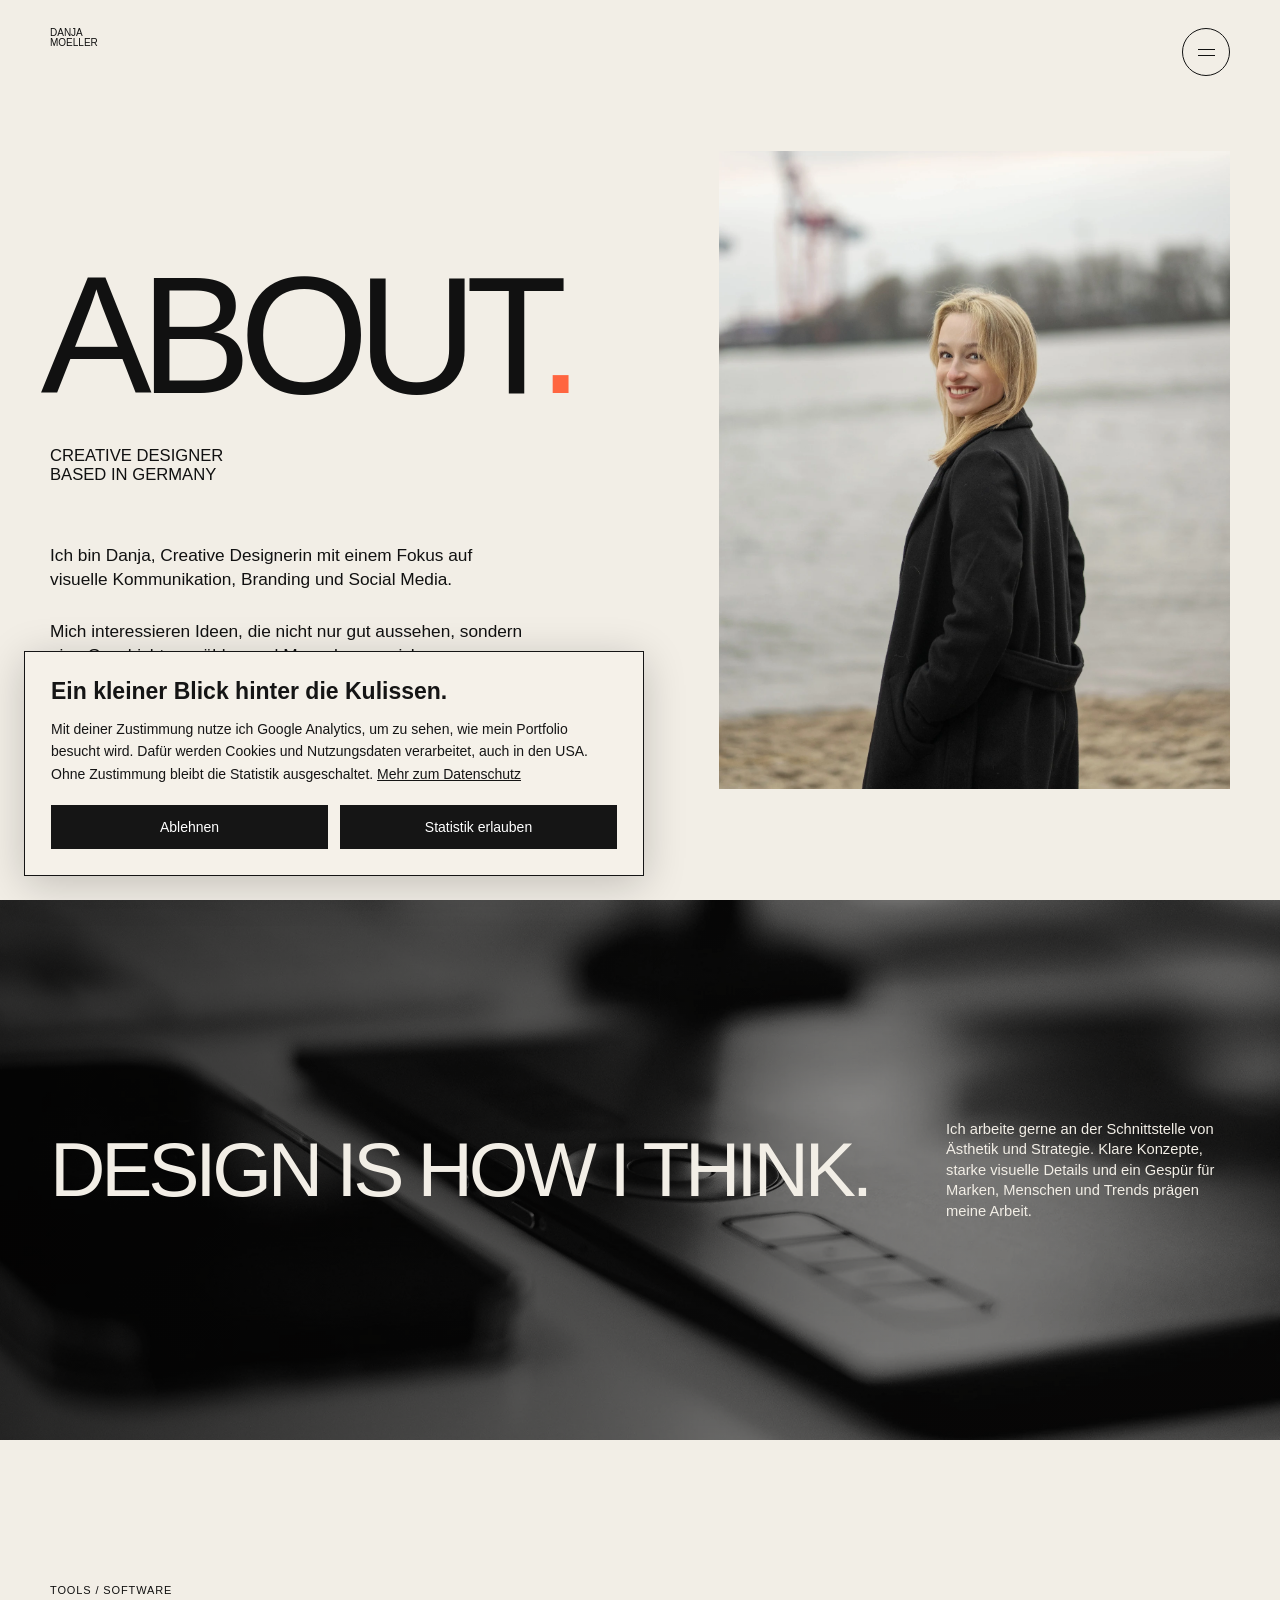
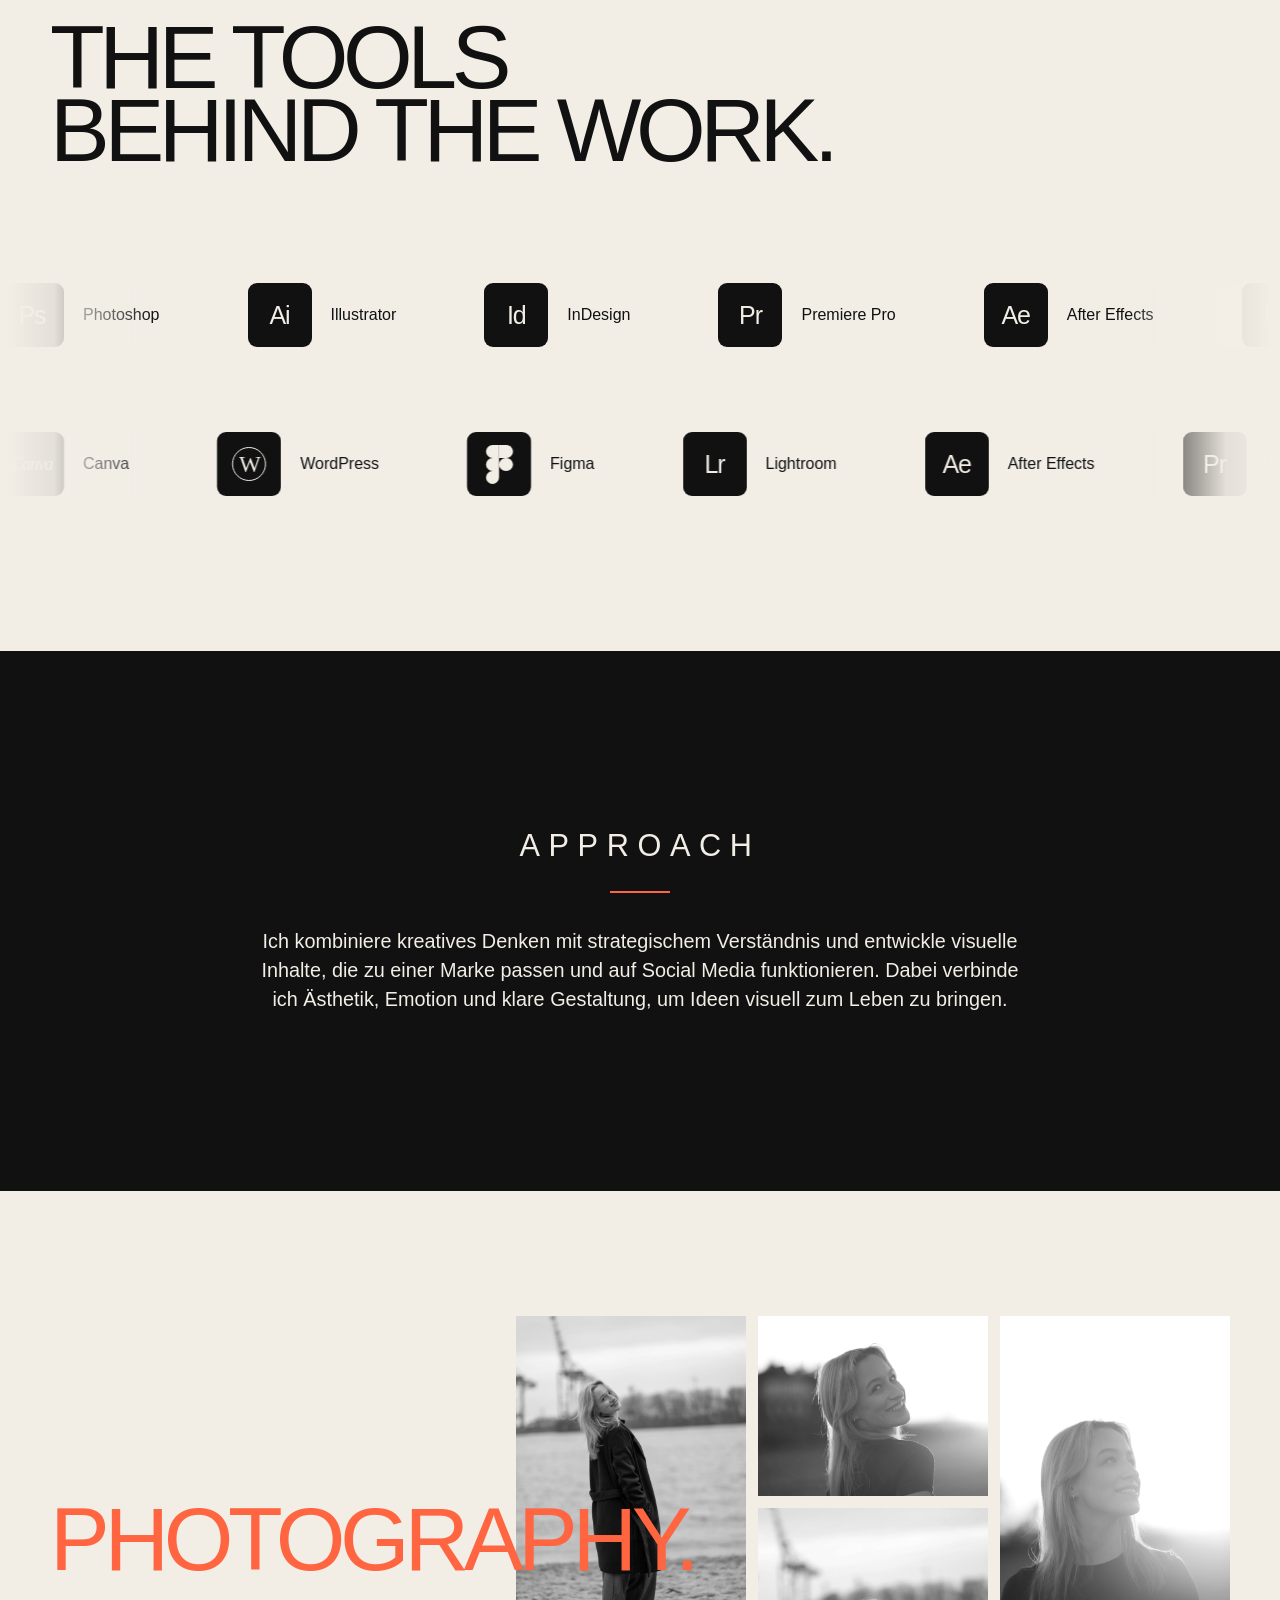
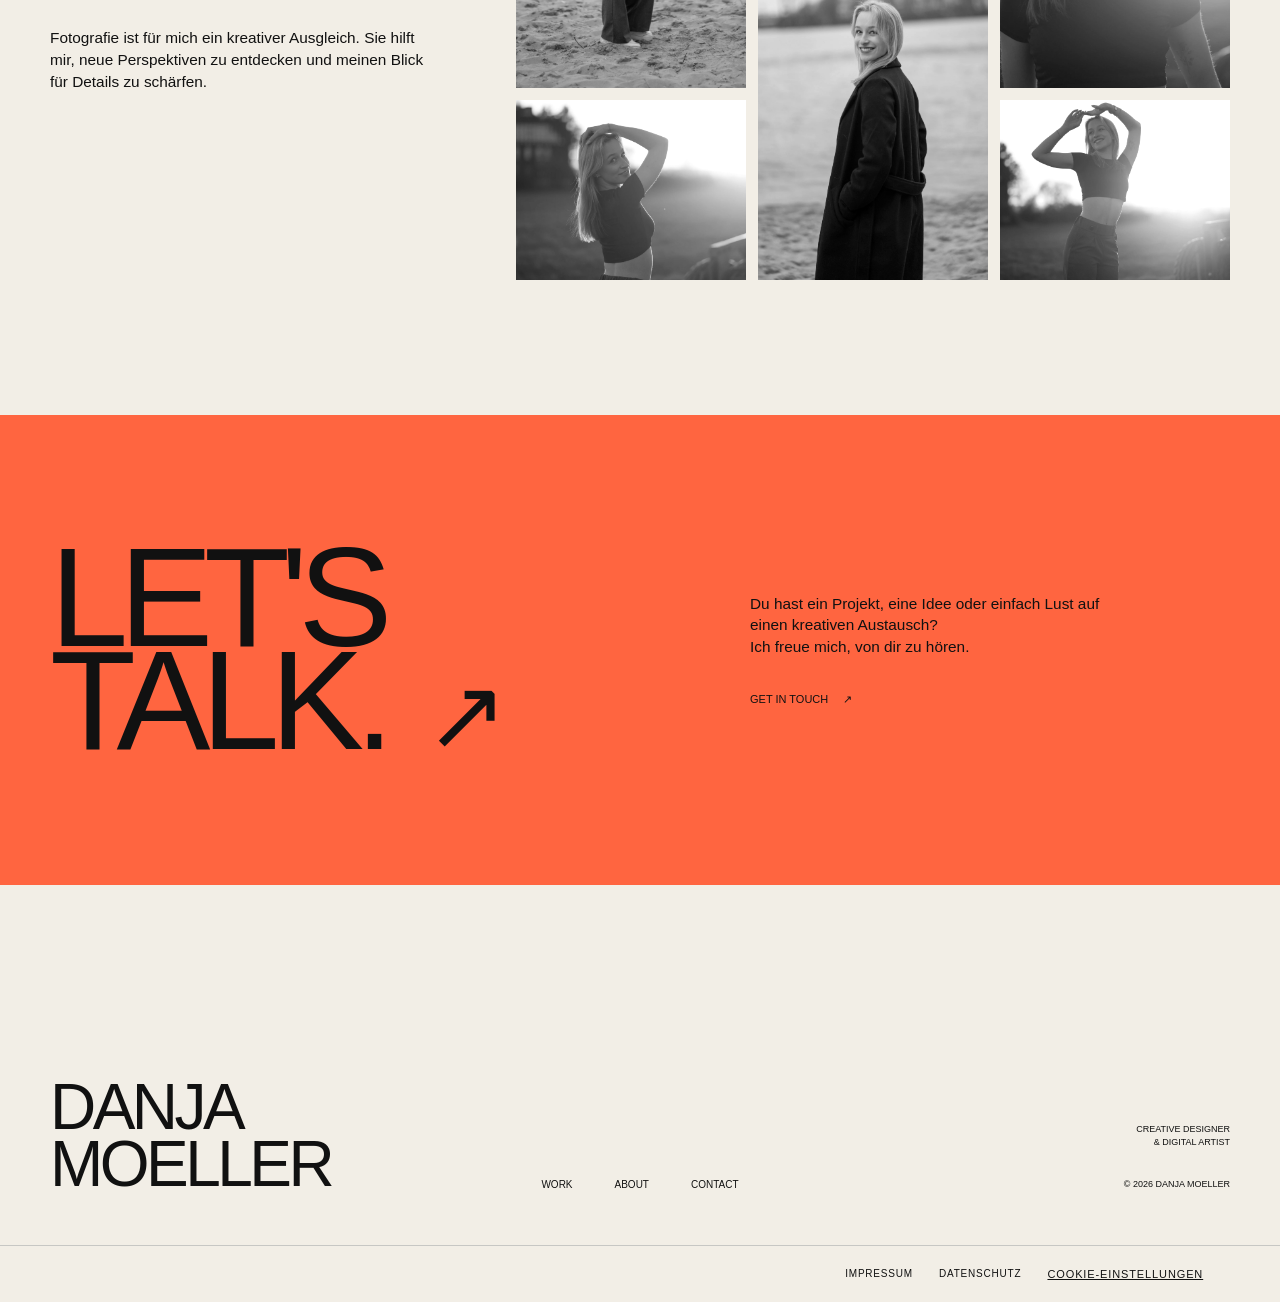
<file: about.html>
<!DOCTYPE html>
<html lang="de">

<head>
    <meta charset="UTF-8">

    <meta
        name="viewport"
        content="width=device-width, initial-scale=1.0"
    >

    <title>About — Danja Moeller</title>

    <link rel="stylesheet" href="style.css">

    <style>

        /* =========================================================
           ABOUT PAGE
        ========================================================= */

        body.about-page {
            background: var(--cream);
            color: var(--black);
        }

        .about-page .site-header {
            color: var(--black);
            mix-blend-mode: normal;
        }

        .about-page .menu-toggle {
            border-color: rgba(17, 17, 17, .35);
        }


        /* =========================================================
           HERO
        ========================================================= */

        .about-hero {
            min-height: 100vh;

            padding:
                150px
                50px
                110px;

            display: grid;

            grid-template-columns:
                minmax(0, .9fr)
                minmax(420px, .85fr);

            gap: clamp(80px, 10vw, 170px);

            align-items: center;
        }

        .about-hero-copy {
            align-self: center;
        }

        .about-title {
            margin-left: -.055em;

            font-size: clamp(
                110px,
                13vw,
                210px
            );

            font-weight: 400;

            line-height: .76;
            letter-spacing: -.07em;
        }

        .about-role {
            margin-top: 48px;

            font-size: clamp(
                15px,
                1.3vw,
                20px
            );

            line-height: 1.12;
            text-transform: uppercase;
        }

        .about-intro {
            max-width: 480px;

            margin-top: 60px;

            font-size: clamp(
                16px,
                1.35vw,
                21px
            );

            line-height: 1.38;
        }

        .about-intro p + p {
            margin-top: 28px;
        }


        /* HERO IMAGE */

        .about-portrait {
            width: 100%;
            max-width: 640px;

            justify-self: end;

            aspect-ratio: 4 / 5;

            overflow: hidden;

            position: relative;

            background:
                linear-gradient(
                    145deg,
                    #aaa59d,
                    #55514c
                );
        }

        .about-portrait img {
            width: 100%;
            height: 100%;

            display: block;

            object-fit: cover;
        }

        .about-image-placeholder {
            width: 100%;
            height: 100%;

            display: flex;
            align-items: center;
            justify-content: center;

            background:
                linear-gradient(
                    135deg,
                    #aaa59d 0%,
                    #77716a 50%,
                    #252525 100%
                );

            color:
                rgba(242, 238, 230, .72);

            font-size: 10px;

            letter-spacing: .08em;
        }


        /* =========================================================
           DESIGN IS HOW I THINK
        ========================================================= */

        .design-thinking {
            min-height: 540px;

            padding:
                115px
                50px;

            background:
                linear-gradient(
                    90deg,
                    rgba(0, 0, 0, .72),
                    rgba(0, 0, 0, .2)
                ),
                linear-gradient(
                    125deg,
                    #28251f,
                    #827768
                );

            color: var(--cream);

            display: grid;

            grid-template-columns:
                minmax(0, 1.6fr)
                minmax(260px, .55fr);

            gap: 70px;

            align-items: center;

            overflow: hidden;

            position: relative;
        }

        .design-thinking::after {
            content: "";

            position: absolute;

            width: 500px;
            height: 500px;

            left: 17%;
            bottom: -310px;

            border-radius: 50%;

            background:
                rgba(0, 0, 0, .2);

            filter: blur(25px);

            pointer-events: none;
        }

        .design-thinking h2 {
            position: relative;
            z-index: 2;

            white-space: nowrap;

            font-size: clamp(
                48px,
                6vw,
                96px
            );

            font-weight: 400;

            line-height: .9;
            letter-spacing: -.055em;
        }

        .design-thinking-copy {
            position: relative;
            z-index: 2;

            max-width: 340px;

            font-size: clamp(
                14px,
                1.15vw,
                18px
            );

            line-height: 1.4;
        }


        /* =========================================================
           TOOLS
        ========================================================= */

        .tools-section {
            position: relative;

            padding:
                145px
                0
                155px;

            overflow: hidden;

            background: var(--cream);
        }


        /* TOOLS INTRO */

        .tools-intro {
            position: relative;
            z-index: 20;

            padding:
                0
                50px;

            margin-bottom: 115px;
        }

        .tools-kicker {
            margin: 0 0 25px;

            color: var(--black);

            font-size: 11px;
            line-height: 1;

            letter-spacing: .08em;

            text-transform: uppercase;
        }

        .tools-heading {
            max-width: 1100px;

            margin: 0;

            color: var(--black);

            font-size: clamp(
                58px,
                7vw,
                112px
            );

            font-weight: 400;

            line-height: .82;
            letter-spacing: -.06em;
        }

        .tools-heading span {
            display: block;
        }


        /* =========================================================
           TOOL MARQUEES
           Fade ONLY on moving rows
        ========================================================= */

        .tools-marquee {
            width: 100%;

            overflow: hidden;

            position: relative;

            z-index: 2;
        }

        .tools-marquee::before,
        .tools-marquee::after {
            content: "";

            position: absolute;

            z-index: 10;

            top: 0;
            bottom: 0;

            width: 12vw;

            pointer-events: none;
        }

        .tools-marquee::before {
            left: 0;

            background:
                linear-gradient(
                    to right,
                    var(--cream) 5%,
                    rgba(242, 238, 230, .94) 35%,
                    rgba(242, 238, 230, 0) 100%
                );
        }

        .tools-marquee::after {
            right: 0;

            background:
                linear-gradient(
                    to left,
                    var(--cream) 5%,
                    rgba(242, 238, 230, .94) 35%,
                    rgba(242, 238, 230, 0) 100%
                );
        }

        .tools-marquee + .tools-marquee {
            margin-top: 85px;
        }

        .tools-track {
            width: max-content;

            display: flex;
            align-items: center;

            gap: 88px;

            will-change: transform;
        }

        .tools-track-left {
            animation:
                toolsMoveLeft
                30s
                linear
                infinite;
        }

        .tools-track-right {
            animation:
                toolsMoveRight
                32s
                linear
                infinite;
        }


        /* TOOL */

        .tool-item {
            flex: 0 0 auto;

            display: flex;
            align-items: center;

            gap: 19px;

            white-space: nowrap;
        }

        .tool-icon {
            width: 64px;
            height: 64px;

            flex: 0 0 64px;

            border-radius: 9px;

            background: var(--black);
            color: var(--cream);

            display: flex;
            align-items: center;
            justify-content: center;

            position: relative;

            font-size: 25px;
            font-weight: 500;

            line-height: 1;
            letter-spacing: -.04em;
        }

        .tool-name {
            font-size: 16px;

            line-height: 1;
        }


        /* =========================================================
           FIGMA ICON
        ========================================================= */

        .tool-icon.figma {
            padding: 12px;

            background: var(--black);
        }

        .figma-mark {
            width: 27px;
            height: 39px;

            display: grid;

            grid-template-columns:
                1fr
                1fr;

            grid-template-rows:
                1fr
                1fr
                1fr;
        }

        .figma-mark span {
            display: block;

            width: 100%;
            height: 100%;

            background: var(--cream);
        }

        .figma-mark span:nth-child(1) {
            grid-column: 1;
            grid-row: 1;

            border-radius:
                7px
                0
                0
                7px;
        }

        .figma-mark span:nth-child(2) {
            grid-column: 2;
            grid-row: 1;

            border-radius:
                0
                7px
                7px
                0;
        }

        .figma-mark span:nth-child(3) {
            grid-column: 1;
            grid-row: 2;

            border-radius:
                7px
                0
                0
                7px;
        }

        .figma-mark span:nth-child(4) {
            grid-column: 2;
            grid-row: 2;

            border-radius: 50%;
        }

        .figma-mark span:nth-child(5) {
            grid-column: 1;
            grid-row: 3;

            border-radius:
                7px
                0
                7px
                7px;
        }


        /* =========================================================
           WORDPRESS
        ========================================================= */

        .tool-icon.wordpress {
            font-family:
                Georgia,
                "Times New Roman",
                serif;

            font-size: 29px;
            font-weight: 400;
        }

        .wordpress-mark {
            width: 34px;
            height: 34px;

            border:
                1.8px
                solid
                var(--cream);

            border-radius: 50%;

            display: flex;
            align-items: center;
            justify-content: center;

            font-family:
                Georgia,
                "Times New Roman",
                serif;

            font-size: 23px;

            line-height: 1;
        }


        /* =========================================================
           CANVA
        ========================================================= */

        .tool-icon.canva {
            font-family:
                Georgia,
                "Times New Roman",
                serif;

            font-size: 18px;
            font-style: italic;

            letter-spacing: -.07em;
        }


        /* =========================================================
           TOOL ANIMATIONS
        ========================================================= */

        @keyframes toolsMoveLeft {

            from {
                transform: translateX(0);
            }

            to {
                transform: translateX(-50%);
            }

        }

        @keyframes toolsMoveRight {

            from {
                transform: translateX(-50%);
            }

            to {
                transform: translateX(0);
            }

        }


        /* =========================================================
           APPROACH
        ========================================================= */

        .approach-section {
            min-height: 540px;

            padding:
                130px
                50px;

            background:
                radial-gradient(
                    circle at 10% 75%,
                    rgba(255, 255, 255, .07),
                    transparent 28%
                ),
                var(--black);

            color: var(--cream);

            display: flex;
            align-items: center;
            justify-content: center;

            text-align: center;

            overflow: hidden;

            position: relative;
        }

        .approach-section::before {
            content: "";

            position: absolute;

            width: 420px;
            height: 420px;

            left: -190px;
            bottom: -210px;

            border-radius: 50%;

            background:
                rgba(242, 238, 230, .06);

            filter: blur(10px);
        }

        .approach-inner {
            position: relative;
            z-index: 2;

            width: min(
                760px,
                100%
            );
        }

        .approach-label {
            font-size: 13px;

            letter-spacing: .55em;

            text-transform: uppercase;
        }

        .approach-line {
            width: 40px;
            height: 1px;

            margin:
                27px
                auto
                34px;

            background:
                rgba(242, 238, 230, .55);
        }

        .approach-copy {
            font-size: clamp(
                17px,
                1.55vw,
                23px
            );

            line-height: 1.45;
        }


        /* =========================================================
           PHOTOGRAPHY
        ========================================================= */

        .photography-section {
            min-height: 660px;

            padding:
                125px
                50px
                135px;

            position: relative;

            display: grid;

            grid-template-columns:
                minmax(300px, .72fr)
                minmax(0, 1.28fr);

            gap: 65px;

            align-items: center;

            overflow: hidden;
        }

        .photography-copy-area {
            position: relative;

            z-index: 4;
        }

        .photography-title {
            position: relative;

            z-index: 6;

            width: max-content;

            margin-right: -230px;

            font-size: clamp(
                64px,
                7vw,
                112px
            );

            font-weight: 400;

            line-height: .82;

            letter-spacing: -.06em;

            pointer-events: none;
        }

        .photography-copy {
            max-width: 380px;

            margin-top: 50px;

            font-size: clamp(
                15px,
                1.2vw,
                18px
            );

            line-height: 1.42;
        }


        /* IMAGES */

        .photo-grid {
            position: relative;

            z-index: 2;

            display: grid;

            grid-template-columns:
                1fr
                1fr
                1fr;

            gap: 18px;

            align-items: center;
        }

        .photo-card {
            height: 350px;

            position: relative;

            overflow: hidden;

            background: #8b867f;
        }

        .photo-card img {
            width: 100%;
            height: 100%;

            display: block;

            object-fit: cover;

            transition:
                transform
                .65s
                cubic-bezier(.22,.61,.36,1);
        }

        .photo-card:hover img {
            transform: scale(1.035);
        }

        .photo-placeholder {
            width: 100%;
            height: 100%;

            display: flex;
            align-items: center;
            justify-content: center;

            color:
                rgba(242, 238, 230, .65);

            font-size: 9px;

            letter-spacing: .08em;
        }

        .photo-card:nth-child(1) {
            background:
                linear-gradient(
                    #d7b59d,
                    #7c7068 48%,
                    #292929
                );
        }

        .photo-card:nth-child(2) {
            background:
                linear-gradient(
                    135deg,
                    #b0a596,
                    #39352f
                );
        }

        .photo-card:nth-child(3) {
            background:
                linear-gradient(
                    135deg,
                    #77716c,
                    #161616
                );
        }


        /* =========================================================
           LET'S TALK
        ========================================================= */

        .about-contact {
            min-height: 470px;

            padding:
                100px
                50px;

            background:
                var(--orange);

            color:
                var(--black);

            display: grid;

            grid-template-columns:
                minmax(0, 1fr)
                minmax(300px, .8fr);

            gap: 100px;

            align-items: center;
        }

        .about-contact-title {
            font-size: clamp(
                95px,
                11vw,
                180px
            );

            font-weight: 400;

            line-height: .73;
            letter-spacing: -.065em;
        }

        .about-contact-title span {
            display: block;
        }

        .about-contact-title a {
            display: inline-block;

            margin-left: .1em;

            font-size: .7em;

            transition:
                transform
                .3s
                ease;
        }

        .about-contact-title a:hover {
            transform:
                translate(
                    10px,
                    -10px
                );
        }

        .about-contact-copy {
            max-width: 350px;

            font-size: clamp(
                15px,
                1.2vw,
                18px
            );

            line-height: 1.4;
        }

        .about-contact-link {
            display: inline-block;

            margin-top: 36px;

            font-size: 11px;

            text-transform: uppercase;
        }

        .about-contact-link span {
            margin-left: 12px;
        }


        /* =========================================================
           FOOTER
        ========================================================= */

        .about-footer {
            min-height: 360px;

            padding:
                80px
                50px
                55px;

            display: grid;

            grid-template-columns:
                1fr
                1fr
                1fr;

            gap: 50px;

            align-items: end;
        }

        .about-footer-name {
            font-size: clamp(
                50px,
                5vw,
                82px
            );

            line-height: .78;

            letter-spacing: -.055em;
        }

        .about-footer-name span {
            display: block;
        }

        .about-footer-name span + span {
            margin-top: 7px;
        }

        .about-footer-nav {
            display: flex;

            justify-content: center;

            gap: 42px;

            font-size: 10px;
        }

        .about-footer-meta {
            justify-self: end;

            text-align: right;

            font-size: 9px;

            line-height: 1.35;
        }

        .about-footer-meta p + p {
            margin-top: 30px;
        }


        /* =========================================================
           TABLET
        ========================================================= */

        @media (max-width: 1000px) {

            .about-hero {
                padding:
                    140px
                    30px
                    90px;

                grid-template-columns:
                    1fr
                    1fr;

                gap: 45px;
            }

            .about-title {
                font-size: 12vw;
            }

            .design-thinking {
                padding:
                    100px
                    30px;

                grid-template-columns:
                    1fr
                    .5fr;

                gap: 40px;
            }

            .design-thinking h2 {
                font-size: 5.5vw;
            }

            .tools-section {
                padding:
                    120px
                    0
                    130px;
            }

            .tools-intro {
                padding:
                    0
                    30px;

                margin-bottom: 95px;
            }

            .tools-heading {
                font-size: 8vw;
            }

            .tools-track {
                gap: 58px;
            }

            .photography-section {
                padding:
                    110px
                    30px
                    120px;

                grid-template-columns:
                    minmax(250px, .7fr)
                    1.3fr;

                gap: 35px;
            }

            .photography-title {
                font-size: 7vw;

                margin-right: -160px;
            }

            .photo-card {
                height: 280px;
            }

            .about-contact {
                padding:
                    90px
                    30px;

                gap: 60px;
            }

            .about-footer {
                padding-left: 30px;
                padding-right: 30px;
            }

        }


        /* =========================================================
           MOBILE
        ========================================================= */

        @media (max-width: 700px) {

            .about-hero {
                min-height: auto;

                padding:
                    130px
                    20px
                    85px;

                display: flex;

                flex-direction: column;

                gap: 65px;
            }

            .about-hero-copy {
                width: 100%;
            }

            .about-title {
                font-size: 22vw;
            }

            .about-role {
                margin-top: 35px;
            }

            .about-intro {
                margin-top: 45px;
            }

            .about-portrait {
                width: 90%;

                max-width: none;

                align-self: flex-end;
            }

            .design-thinking {
                min-height: 520px;

                padding:
                    90px
                    20px;

                grid-template-columns: 1fr;

                gap: 45px;

                align-content: center;
            }

            .design-thinking h2 {
                white-space: normal;

                font-size: 14vw;

                line-height: .86;
            }

            .design-thinking-copy {
                max-width: 300px;
            }

            .tools-section {
                padding:
                    100px
                    0
                    110px;
            }

            .tools-intro {
                padding:
                    0
                    20px;

                margin-bottom: 80px;
            }

            .tools-kicker {
                margin-bottom: 20px;

                font-size: 10px;
            }

            .tools-heading {
                font-size: 15vw;

                line-height: .84;
            }

            .tools-marquee + .tools-marquee {
                margin-top: 60px;
            }

            .tools-marquee::before,
            .tools-marquee::after {
                width: 18vw;
            }

            .tools-track {
                gap: 48px;
            }

            .tool-icon {
                width: 54px;
                height: 54px;

                flex-basis: 54px;

                font-size: 21px;
            }

            .tool-name {
                font-size: 13px;
            }

            .figma-mark {
                width: 23px;
                height: 34px;
            }

            .approach-section {
                min-height: 500px;

                padding:
                    100px
                    25px;
            }

            .approach-copy {
                font-size: 17px;
            }

            .photography-section {
                min-height: auto;

                padding:
                    100px
                    20px
                    110px;

                display: block;
            }

            .photography-copy-area {
                position: relative;

                z-index: 5;
            }

            .photography-title {
                position: relative;

                z-index: 7;

                margin-right: 0;
                margin-bottom: -7vw;

                font-size: 15vw;

                white-space: nowrap;
            }

            .photography-copy {
                margin-top: 65px;
            }

            .photo-grid {
                margin-top: 55px;

                grid-template-columns:
                    1fr
                    1fr
                    1fr;

                gap: 8px;
            }

            .photo-card {
                height: 43vw;
            }

            .about-contact {
                min-height: 600px;

                padding:
                    90px
                    20px;

                grid-template-columns: 1fr;

                gap: 70px;
            }

            .about-contact-title {
                font-size: 24vw;
            }

            .about-footer {
                min-height: 500px;

                padding:
                    80px
                    20px
                    40px;

                grid-template-columns: 1fr;

                align-items: start;

                gap: 65px;
            }

            .about-footer-nav {
                justify-content: flex-start;
            }

            .about-footer-meta {
                justify-self: start;

                text-align: left;
            }

        }


        /* =========================================================
           REDUCED MOTION
        ========================================================= */

        @media (prefers-reduced-motion: reduce) {

            .tools-track {
                animation-play-state: paused;
            }

        }

    </style>

<link rel="stylesheet" href="about-scenes.css">
<link rel="stylesheet" href="october-refinement.css?v=20261002-r19">
<link rel="icon" type="image/svg+xml" href="assets/favicon.svg?v=20261002-r18">
<link rel="stylesheet" href="analytics-consent.css?v=20261005-r1">
<script defer src="analytics-consent.js?v=20261005-r1"></script>
</head>


<body class="about-page">


    <!-- CUSTOM CURSOR -->

    <div
        class="custom-cursor"
        aria-hidden="true"
    >
        <span class="cursor-label">
            VIEW
        </span>
    </div>


    <!-- =========================================================
         HEADER
    ========================================================== -->

    <header class="site-header">

        <a
            href="index.html"
            class="site-logo"
        >
            DANJA<br>
            MOELLER
        </a>

        <button
            class="menu-toggle"
            type="button"
            aria-label="Menü öffnen"
            aria-expanded="false"
        >
            <span></span>
            <span></span>
        </button>

    </header>


    <!-- =========================================================
         MENU
    ========================================================== -->

    <div class="menu-overlay">

        <div class="menu-overlay-top">

            <span>
                DANJA<br>
                MOELLER
            </span>

            <button
                class="menu-close"
                type="button"
                aria-label="Menü schließen"
            >
                CLOSE
            </button>

        </div>


        <nav class="menu-links">

            <a href="index.html">
                <span>01</span>
                <strong>HOME</strong>
            </a>

            <a href="work.html?v=20261002-r5">
                <span>02</span>
                <strong>WORK</strong>
            </a>

            <a href="about.html">
                <span>03</span>
                <strong>ABOUT</strong>
            </a>

            <a href="contact.html">
                <span>04</span>
                <strong>CONTACT</strong>
            </a>

        </nav>


        <div class="menu-footer">

            <span>
                CREATIVE DESIGNER
            </span>

            <span>
                © 2026
            </span>

        </div>

    </div>


    <main>


        <!-- =====================================================
             HERO
        ====================================================== -->

        <section class="about-hero">

            <div class="about-hero-copy">

                <h1 class="about-title">
                    ABOUT<span class="heading-dot">.</span>
                </h1>

                <p class="about-role">
                    CREATIVE DESIGNER<br>
                    BASED IN GERMANY
                </p>

                <div class="about-intro">

                    <p>
                        Ich bin Danja, Creative Designerin
                        mit einem Fokus auf visuelle
                        Kommunikation, Branding und
                        Social Media.
                    </p>

                    <p>
                        Mich interessieren Ideen, die nicht
                        nur gut aussehen, sondern eine
                        Geschichte erzählen und Menschen
                        erreichen.
                    </p>

                </div>

            </div>


            <div
                class="about-portrait"
                data-cursor="HELLO"
            >



                <img src="assets/images/portraits/harbour-portrait.webp" alt="Danja Möller – Porträt mit Blick in die Kamera" class="natural-photo" width="1467" height="2200" loading="lazy" decoding="async">

            </div>

        </section>


        <!-- =====================================================
             DESIGN
        ====================================================== -->

        <section class="design-thinking">
            <img src="assets/images/portraits/tablet-detail.webp" alt="" class="thinking-backdrop cream-photo" width="2200" height="1466" loading="lazy" decoding="async">

            <h2>
                DESIGN IS HOW I THINK.
            </h2>

            <p class="design-thinking-copy">
                Ich arbeite gerne an der Schnittstelle
                von Ästhetik und Strategie. Klare
                Konzepte, starke visuelle Details und
                ein Gespür für Marken, Menschen und
                Trends prägen meine Arbeit.
            </p>

        </section>


        <!-- =====================================================
             TOOLS
        ====================================================== -->

        <section
            class="tools-section"
            aria-label="Programme und Tools"
        >

            <div class="tools-intro">

                <p class="tools-kicker">
                    TOOLS / SOFTWARE
                </p>

                <h2 class="tools-heading">
                    <span>THE TOOLS</span>
                    <span>BEHIND THE WORK.</span>
                </h2>

            </div>


            <!-- REIHE 1 -->

            <div class="tools-marquee">

                <div class="tools-track tools-track-left">

                    <div class="tool-item">
                        <span class="tool-icon">Ps</span>
                        <span class="tool-name">Photoshop</span>
                    </div>

                    <div class="tool-item">
                        <span class="tool-icon">Ai</span>
                        <span class="tool-name">Illustrator</span>
                    </div>

                    <div class="tool-item">
                        <span class="tool-icon">Id</span>
                        <span class="tool-name">InDesign</span>
                    </div>

                    <div class="tool-item">
                        <span class="tool-icon">Pr</span>
                        <span class="tool-name">Premiere Pro</span>
                    </div>

                    <div class="tool-item">
                        <span class="tool-icon">Ae</span>
                        <span class="tool-name">After Effects</span>
                    </div>

                    <div class="tool-item">
                        <span class="tool-icon">Lr</span>
                        <span class="tool-name">Lightroom</span>
                    </div>

                    <div class="tool-item">

                        <span class="tool-icon figma">
                            <span class="figma-mark">
                                <span></span>
                                <span></span>
                                <span></span>
                                <span></span>
                                <span></span>
                            </span>
                        </span>

                        <span class="tool-name">
                            Figma
                        </span>

                    </div>

                    <div class="tool-item">

                        <span class="tool-icon wordpress">
                            <span class="wordpress-mark">
                                W
                            </span>
                        </span>

                        <span class="tool-name">
                            WordPress
                        </span>

                    </div>

                    <div class="tool-item">

                        <span class="tool-icon canva">
                            Canva
                        </span>

                        <span class="tool-name">
                            Canva
                        </span>

                    </div>


                    <!-- DUPLIKAT -->

                    <div class="tool-item" aria-hidden="true">
                        <span class="tool-icon">Ps</span>
                        <span class="tool-name">Photoshop</span>
                    </div>

                    <div class="tool-item" aria-hidden="true">
                        <span class="tool-icon">Ai</span>
                        <span class="tool-name">Illustrator</span>
                    </div>

                    <div class="tool-item" aria-hidden="true">
                        <span class="tool-icon">Id</span>
                        <span class="tool-name">InDesign</span>
                    </div>

                    <div class="tool-item" aria-hidden="true">
                        <span class="tool-icon">Pr</span>
                        <span class="tool-name">Premiere Pro</span>
                    </div>

                    <div class="tool-item" aria-hidden="true">
                        <span class="tool-icon">Ae</span>
                        <span class="tool-name">After Effects</span>
                    </div>

                    <div class="tool-item" aria-hidden="true">
                        <span class="tool-icon">Lr</span>
                        <span class="tool-name">Lightroom</span>
                    </div>

                    <div class="tool-item" aria-hidden="true">

                        <span class="tool-icon figma">
                            <span class="figma-mark">
                                <span></span>
                                <span></span>
                                <span></span>
                                <span></span>
                                <span></span>
                            </span>
                        </span>

                        <span class="tool-name">
                            Figma
                        </span>

                    </div>

                    <div class="tool-item" aria-hidden="true">

                        <span class="tool-icon wordpress">
                            <span class="wordpress-mark">
                                W
                            </span>
                        </span>

                        <span class="tool-name">
                            WordPress
                        </span>

                    </div>

                    <div class="tool-item" aria-hidden="true">

                        <span class="tool-icon canva">
                            Canva
                        </span>

                        <span class="tool-name">
                            Canva
                        </span>

                    </div>

                </div>

            </div>


            <!-- REIHE 2 -->

            <div class="tools-marquee">

                <div class="tools-track tools-track-right">

                    <div class="tool-item">
                        <span class="tool-icon canva">Canva</span>
                        <span class="tool-name">Canva</span>
                    </div>

                    <div class="tool-item">

                        <span class="tool-icon wordpress">
                            <span class="wordpress-mark">W</span>
                        </span>

                        <span class="tool-name">
                            WordPress
                        </span>

                    </div>

                    <div class="tool-item">

                        <span class="tool-icon figma">
                            <span class="figma-mark">
                                <span></span>
                                <span></span>
                                <span></span>
                                <span></span>
                                <span></span>
                            </span>
                        </span>

                        <span class="tool-name">
                            Figma
                        </span>

                    </div>

                    <div class="tool-item">
                        <span class="tool-icon">Lr</span>
                        <span class="tool-name">Lightroom</span>
                    </div>

                    <div class="tool-item">
                        <span class="tool-icon">Ae</span>
                        <span class="tool-name">After Effects</span>
                    </div>

                    <div class="tool-item">
                        <span class="tool-icon">Pr</span>
                        <span class="tool-name">Premiere Pro</span>
                    </div>

                    <div class="tool-item">
                        <span class="tool-icon">Id</span>
                        <span class="tool-name">InDesign</span>
                    </div>

                    <div class="tool-item">
                        <span class="tool-icon">Ai</span>
                        <span class="tool-name">Illustrator</span>
                    </div>

                    <div class="tool-item">
                        <span class="tool-icon">Ps</span>
                        <span class="tool-name">Photoshop</span>
                    </div>


                    <!-- DUPLIKAT -->

                    <div class="tool-item" aria-hidden="true">
                        <span class="tool-icon canva">Canva</span>
                        <span class="tool-name">Canva</span>
                    </div>

                    <div class="tool-item" aria-hidden="true">

                        <span class="tool-icon wordpress">
                            <span class="wordpress-mark">W</span>
                        </span>

                        <span class="tool-name">
                            WordPress
                        </span>

                    </div>

                    <div class="tool-item" aria-hidden="true">

                        <span class="tool-icon figma">
                            <span class="figma-mark">
                                <span></span>
                                <span></span>
                                <span></span>
                                <span></span>
                                <span></span>
                            </span>
                        </span>

                        <span class="tool-name">
                            Figma
                        </span>

                    </div>

                    <div class="tool-item" aria-hidden="true">
                        <span class="tool-icon">Lr</span>
                        <span class="tool-name">Lightroom</span>
                    </div>

                    <div class="tool-item" aria-hidden="true">
                        <span class="tool-icon">Ae</span>
                        <span class="tool-name">After Effects</span>
                    </div>

                    <div class="tool-item" aria-hidden="true">
                        <span class="tool-icon">Pr</span>
                        <span class="tool-name">Premiere Pro</span>
                    </div>

                    <div class="tool-item" aria-hidden="true">
                        <span class="tool-icon">Id</span>
                        <span class="tool-name">InDesign</span>
                    </div>

                    <div class="tool-item" aria-hidden="true">
                        <span class="tool-icon">Ai</span>
                        <span class="tool-name">Illustrator</span>
                    </div>

                    <div class="tool-item" aria-hidden="true">
                        <span class="tool-icon">Ps</span>
                        <span class="tool-name">Photoshop</span>
                    </div>

                </div>

            </div>

        </section>


        <!-- =====================================================
             APPROACH
        ====================================================== -->


        <section class="approach-section">

            <div class="approach-inner">

                <p class="approach-label">
                    APPROACH
                </p>

                <div class="approach-line"></div>

                <p class="approach-copy">
                    Ich kombiniere kreatives Denken
                    mit strategischem Verständnis und
                    entwickle visuelle Inhalte, die zu
                    einer Marke passen und auf Social
                    Media funktionieren. Dabei verbinde
                    ich Ästhetik, Emotion und klare
                    Gestaltung, um Ideen visuell zum
                    Leben zu bringen.
                </p>

            </div>

        </section>


        <!-- =====================================================
             PHOTOGRAPHY
        ====================================================== -->

        <section class="photography-section">

            <div class="photography-copy-area">

                <h2 class="photography-title">
                    PHOTOGRAPHY.
                </h2>

                <p class="photography-copy">
                    Fotografie ist für mich ein
                    kreativer Ausgleich. Sie hilft mir,
                    neue Perspektiven zu entdecken und
                    meinen Blick für Details zu
                    schärfen.
                </p>

            </div>


            <div class="personal-photo-collage"><figure><img src="assets/images/portraits/harbour-full.webp" alt="Danja Möller – persönliches Porträt" class="cream-photo" width="1467" height="2200" loading="lazy" decoding="async"></figure><figure><img src="assets/images/portraits/sunset-portrait.webp" alt="Danja Möller – persönliches Porträt" class="cream-photo" width="1467" height="2200" loading="lazy" decoding="async"></figure><figure><img src="assets/images/portraits/sunset-side.webp" alt="Danja Möller – persönliches Porträt" class="cream-photo" width="1467" height="2200" loading="lazy" decoding="async"></figure><figure><img src="assets/images/portraits/harbour-portrait.webp" alt="Danja Möller – persönliches Porträt" class="cream-photo" width="1467" height="2200" loading="lazy" decoding="async"></figure><figure><img src="assets/images/portraits/sunset-pose.webp" alt="Danja Möller – persönliches Porträt" class="cream-photo" width="1467" height="2200" loading="lazy" decoding="async"></figure><figure><img src="assets/images/portraits/sunset-full.webp" alt="Danja Möller – persönliches Porträt" class="cream-photo" width="1467" height="2200" loading="lazy" decoding="async"></figure></div>
</section>


        <!-- =====================================================
             CONTACT
        ====================================================== -->

        <section class="about-contact">

            <h2 class="about-contact-title">

                <span>
                    LET'S
                </span>

                <span>
                    TALK.

                    <a
                        href="contact.html"
                        aria-label="Zur Kontaktseite"
                    >
                        ↗
                    </a>

                </span>

            </h2>


            <div>

                <p class="about-contact-copy">
                    Du hast ein Projekt, eine Idee
                    oder einfach Lust auf einen
                    kreativen Austausch?<br>
                    Ich freue mich, von dir zu hören.
                </p>

                <a
                    href="contact.html"
                    class="about-contact-link"
                >
                    GET IN TOUCH
                    <span>↗</span>
                </a>

            </div>

        </section>


        <!-- =====================================================
             FOOTER
        ====================================================== -->

        <footer class="about-footer">

            <div class="about-footer-name">

                <span>
                    DANJA
                </span>

                <span>
                    MOELLER
                </span>

            </div>


            <nav class="about-footer-nav">

                <a href="work.html?v=20261002-r5">
                    WORK
                </a>

                <a href="about.html">
                    ABOUT
                </a>

                <a href="contact.html">
                    CONTACT
                </a>

            </nav>


            <div class="about-footer-meta">

                <p>
                    CREATIVE DESIGNER<br>
                    & DIGITAL ARTIST
                </p>

                <p>
                    © 2026 DANJA MOELLER
                </p>

            </div>

        </footer>

    </main>


    <script src="script.js?v=20261002-r19"></script>

<nav class="legal-links" aria-label="Rechtliche Informationen"><a href="impressum.html">IMPRESSUM</a><a href="datenschutz.html">DATENSCHUTZ</a></nav>
<script src="scroll-motion.js"></script>
</body>

</html>
</file>
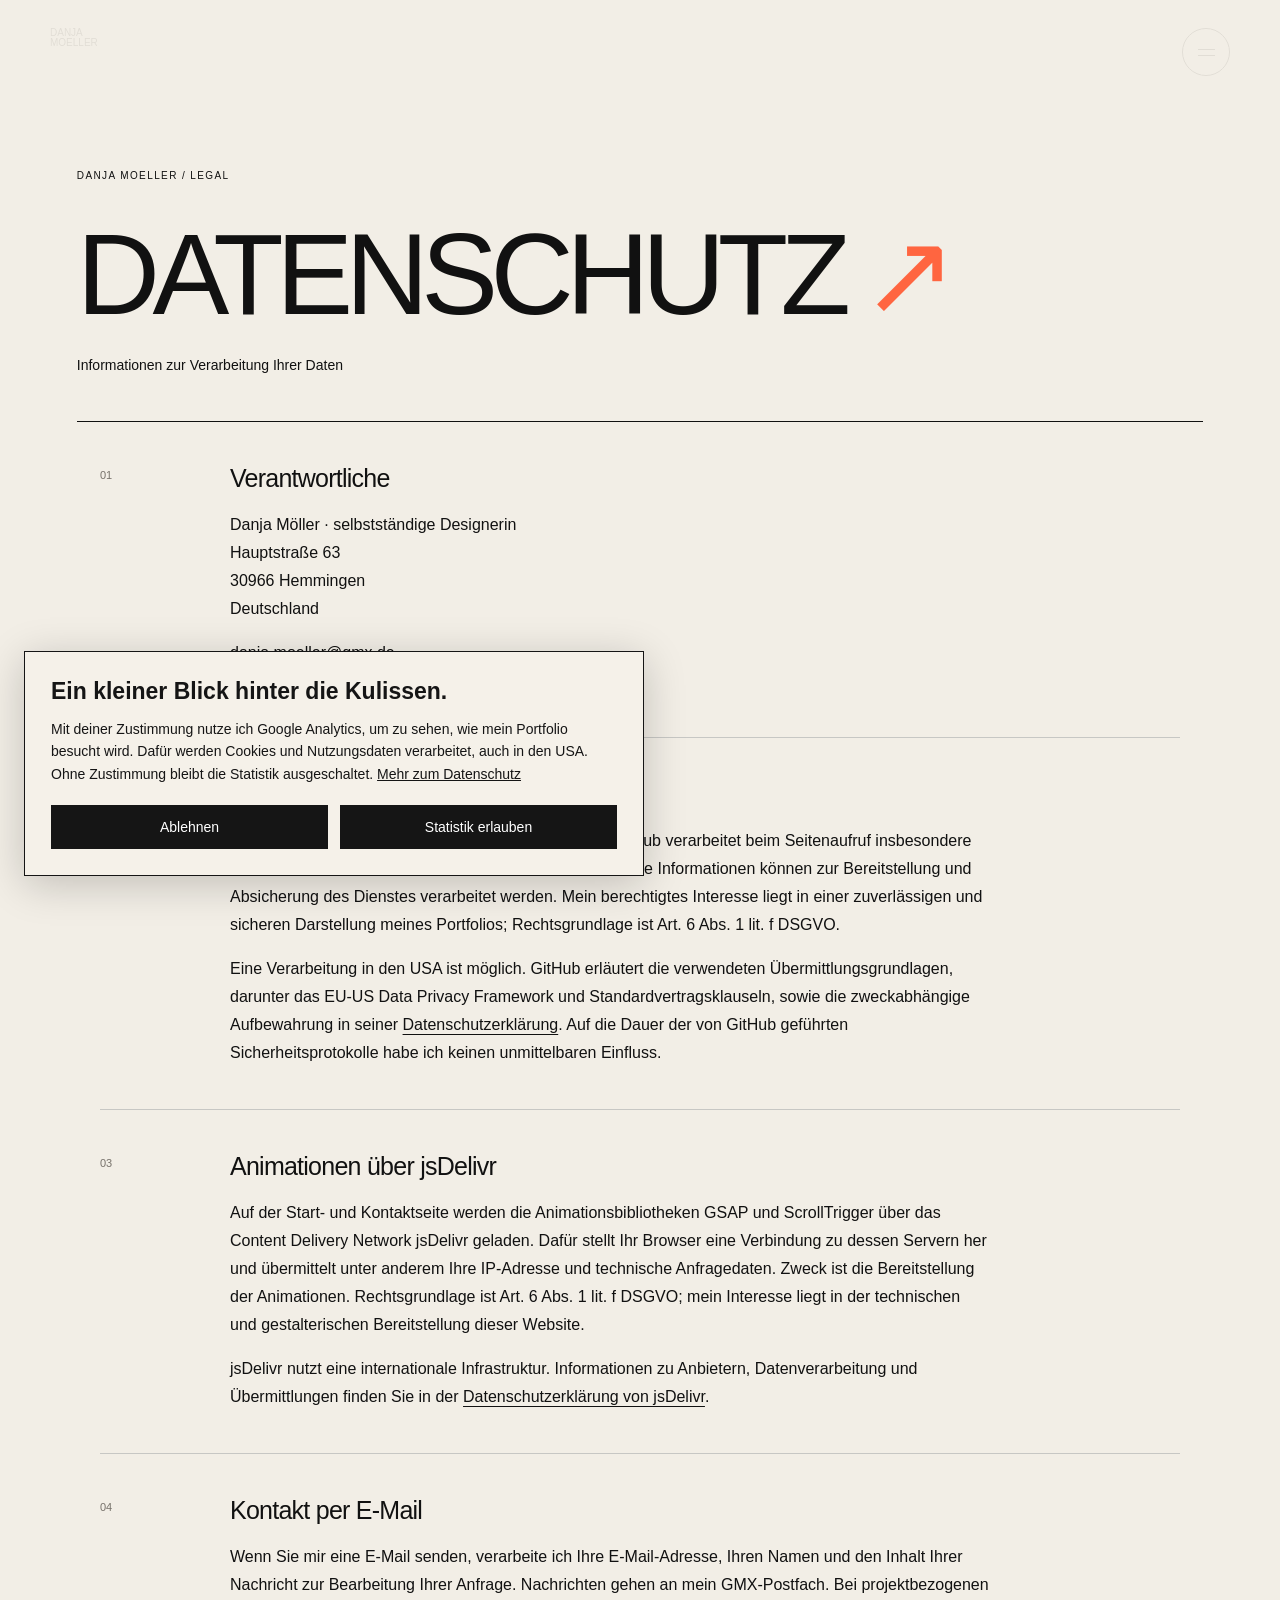
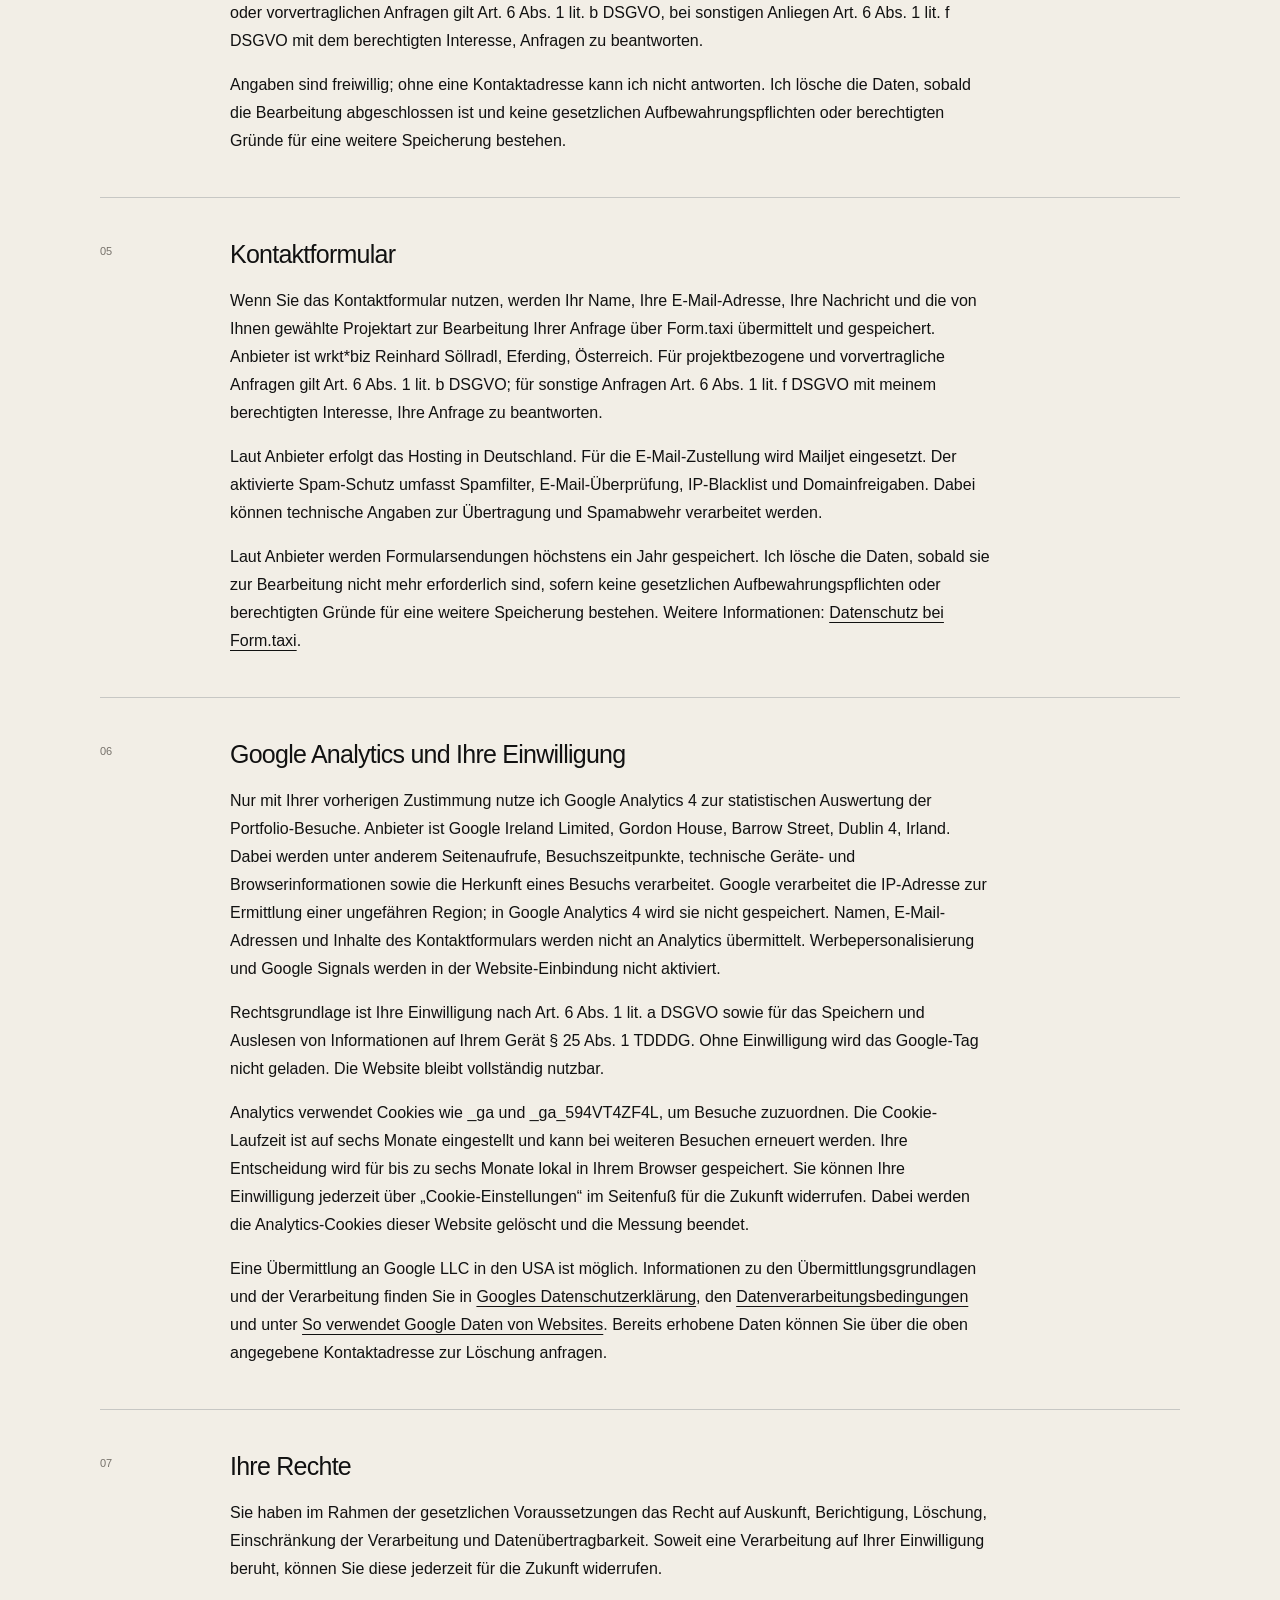
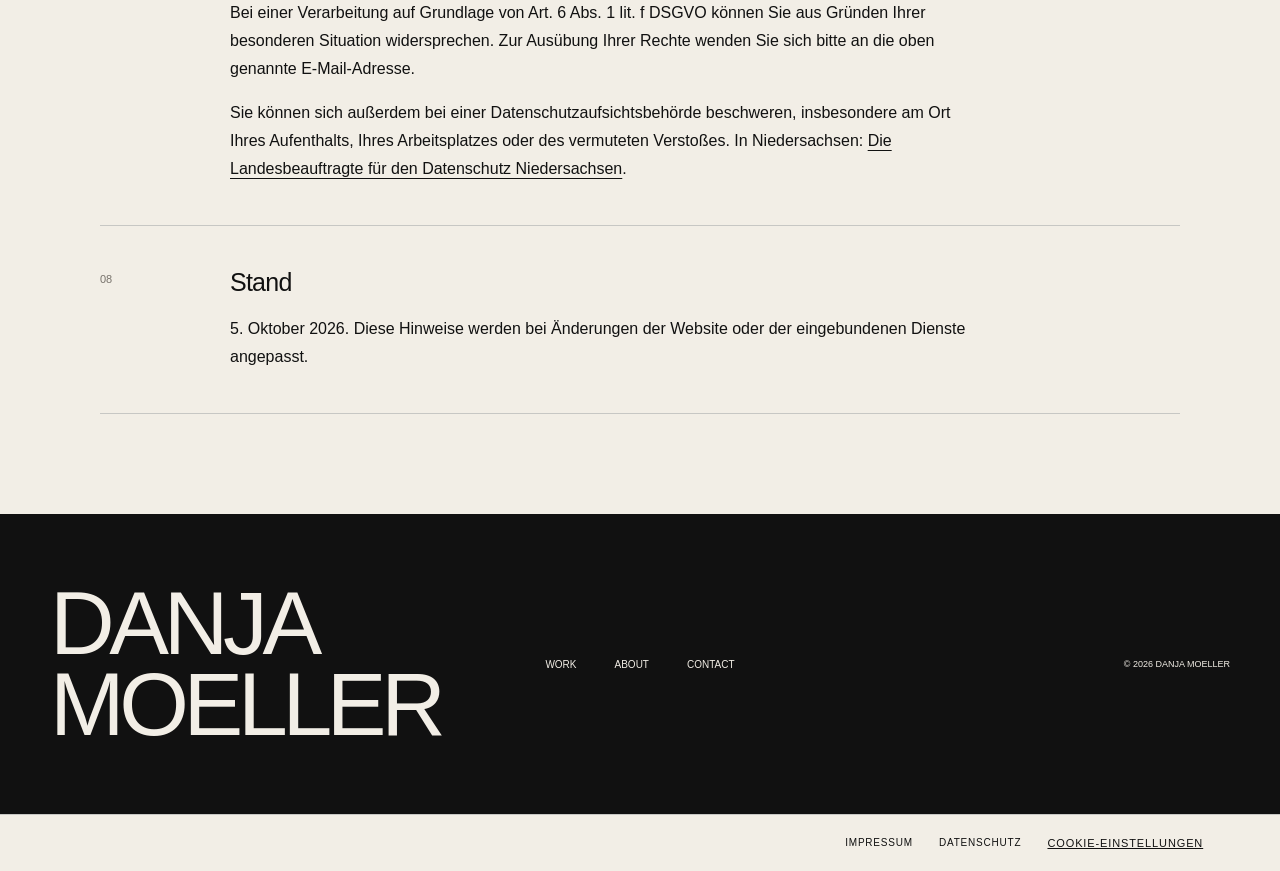
<file: datenschutz.html>
<!DOCTYPE html>
<html lang="de">

<head>
    <meta charset="UTF-8">
    <meta name="viewport" content="width=device-width, initial-scale=1.0">

    <title>Danja Möller | Rechtliche Informationen</title>

    <link rel="stylesheet" href="style.css">
<link rel="icon" type="image/svg+xml" href="assets/favicon.svg?v=20261002-r18">
<link rel="stylesheet" href="analytics-consent.css?v=20261005-r1">
<script defer src="analytics-consent.js?v=20261005-r1"></script>
</head>

<body class="legal-page privacy-page">

    <!-- CUSTOM CURSOR -->

    <div class="custom-cursor">
        <span class="cursor-label"></span>
    </div>


    <!-- HEADER -->

    <header class="site-header">

        <a class="site-logo" href="index.html">
            DANJA<br>
            MOELLER
        </a>

        <button
            class="menu-toggle"
            type="button"
            aria-label="Menü öffnen"
            aria-expanded="false"
        >
            <span></span>
            <span></span>
        </button>

    </header>


    <!-- MENU -->

    <div class="menu-overlay">

        <div class="menu-overlay-top">

            <span>MENU</span>

            <button
                class="menu-close"
                type="button"
                aria-label="Menü schließen"
            >
                CLOSE
            </button>

        </div>

        <nav class="menu-links">

            <a href="index.html">
                <span>01</span>
                <strong>HOME</strong>
            </a>

            <a href="work.html">
                <span>02</span>
                <strong>WORK</strong>
            </a>

            <a href="about.html">
                <span>03</span>
                <strong>ABOUT</strong>
            </a>

            <a href="contact.html">
                <span>04</span>
                <strong>CONTACT</strong>
            </a>

        </nav>

        <div class="menu-footer">

            <span>
                CREATIVE DESIGN / ART DIRECTION
            </span>

            <a href="mailto:danja.moeller@gmx.de">
                EMAIL ↗
            </a>

        </div>

    </div>


<main class="legal-main"><div class="legal-intro"><p class="legal-kicker">DANJA MOELLER / LEGAL</p><h1>DATEN&shy;SCHUTZ<span>↗</span></h1><p class="legal-subtitle">Informationen zur Verarbeitung Ihrer Daten</p></div><div class="legal-content"><section class="legal-section"><span class="legal-number">01</span><div><h2>Verantwortliche</h2><p>Danja Möller · selbstständige Designerin<br>Hauptstraße 63<br>30966 Hemmingen<br>Deutschland</p><p><a href="mailto:danja.moeller@gmx.de">danja.moeller@gmx.de</a><br><a href="tel:+4915154197644">+49 151 54197644</a></p></div></section><section class="legal-section"><span class="legal-number">02</span><div><h2>Bereitstellung dieser Website</h2><p>Diese Website wird über GitHub Pages bereitgestellt. GitHub verarbeitet beim Seitenaufruf insbesondere Ihre IP-Adresse zu Sicherheitszwecken. Weitere technische Informationen können zur Bereitstellung und Absicherung des Dienstes verarbeitet werden. Mein berechtigtes Interesse liegt in einer zuverlässigen und sicheren Darstellung meines Portfolios; Rechtsgrundlage ist Art. 6 Abs. 1 lit. f DSGVO.</p><p>Eine Verarbeitung in den USA ist möglich. GitHub erläutert die verwendeten Übermittlungsgrundlagen, darunter das EU-US Data Privacy Framework und Standardvertragsklauseln, sowie die zweckabhängige Aufbewahrung in seiner <a href="https://docs.github.com/en/site-policy/privacy-policies/github-general-privacy-statement">Datenschutzerklärung</a>. Auf die Dauer der von GitHub geführten Sicherheitsprotokolle habe ich keinen unmittelbaren Einfluss.</p></div></section><section class="legal-section"><span class="legal-number">03</span><div><h2>Animationen über jsDelivr</h2><p>Auf der Start- und Kontaktseite werden die Animationsbibliotheken GSAP und ScrollTrigger über das Content Delivery Network jsDelivr geladen. Dafür stellt Ihr Browser eine Verbindung zu dessen Servern her und übermittelt unter anderem Ihre IP-Adresse und technische Anfragedaten. Zweck ist die Bereitstellung der Animationen. Rechtsgrundlage ist Art. 6 Abs. 1 lit. f DSGVO; mein Interesse liegt in der technischen und gestalterischen Bereitstellung dieser Website.</p><p>jsDelivr nutzt eine internationale Infrastruktur. Informationen zu Anbietern, Datenverarbeitung und Übermittlungen finden Sie in der <a href="https://www.jsdelivr.com/terms/privacy-policy">Datenschutzerklärung von jsDelivr</a>.</p></div></section><section class="legal-section"><span class="legal-number">04</span><div><h2>Kontakt per E-Mail</h2><p>Wenn Sie mir eine E-Mail senden, verarbeite ich Ihre E-Mail-Adresse, Ihren Namen und den Inhalt Ihrer Nachricht zur Bearbeitung Ihrer Anfrage. Nachrichten gehen an mein GMX-Postfach. Bei projektbezogenen oder vorvertraglichen Anfragen gilt Art. 6 Abs. 1 lit. b DSGVO, bei sonstigen Anliegen Art. 6 Abs. 1 lit. f DSGVO mit dem berechtigten Interesse, Anfragen zu beantworten.</p><p>Angaben sind freiwillig; ohne eine Kontaktadresse kann ich nicht antworten. Ich lösche die Daten, sobald die Bearbeitung abgeschlossen ist und keine gesetzlichen Aufbewahrungspflichten oder berechtigten Gründe für eine weitere Speicherung bestehen.</p></div></section><section class="legal-section"><span class="legal-number">05</span><div><h2>Kontaktformular</h2><p>Wenn Sie das Kontaktformular nutzen, werden Ihr Name, Ihre E-Mail-Adresse, Ihre Nachricht und die von Ihnen gewählte Projektart zur Bearbeitung Ihrer Anfrage über Form.taxi übermittelt und gespeichert. Anbieter ist wrkt*biz Reinhard Söllradl, Eferding, Österreich. Für projektbezogene und vorvertragliche Anfragen gilt Art. 6 Abs. 1 lit. b DSGVO; für sonstige Anfragen Art. 6 Abs. 1 lit. f DSGVO mit meinem berechtigten Interesse, Ihre Anfrage zu beantworten.</p><p>Laut Anbieter erfolgt das Hosting in Deutschland. Für die E-Mail-Zustellung wird Mailjet eingesetzt. Der aktivierte Spam-Schutz umfasst Spamfilter, E-Mail-Überprüfung, IP-Blacklist und Domainfreigaben. Dabei können technische Angaben zur Übertragung und Spamabwehr verarbeitet werden.</p><p>Laut Anbieter werden Formularsendungen höchstens ein Jahr gespeichert. Ich lösche die Daten, sobald sie zur Bearbeitung nicht mehr erforderlich sind, sofern keine gesetzlichen Aufbewahrungspflichten oder berechtigten Gründe für eine weitere Speicherung bestehen. Weitere Informationen: <a href="https://form.taxi/de/privacy">Datenschutz bei Form.taxi</a>.</p></div></section><section class="legal-section"><span class="legal-number">06</span><div><h2>Google Analytics und Ihre Einwilligung</h2><p>Nur mit Ihrer vorherigen Zustimmung nutze ich Google Analytics 4 zur statistischen Auswertung der Portfolio-Besuche. Anbieter ist Google Ireland Limited, Gordon House, Barrow Street, Dublin 4, Irland. Dabei werden unter anderem Seitenaufrufe, Besuchszeitpunkte, technische Geräte- und Browserinformationen sowie die Herkunft eines Besuchs verarbeitet. Google verarbeitet die IP-Adresse zur Ermittlung einer ungefähren Region; in Google Analytics 4 wird sie nicht gespeichert. Namen, E-Mail-Adressen und Inhalte des Kontaktformulars werden nicht an Analytics übermittelt. Werbepersonalisierung und Google Signals werden in der Website-Einbindung nicht aktiviert.</p><p>Rechtsgrundlage ist Ihre Einwilligung nach Art. 6 Abs. 1 lit. a DSGVO sowie für das Speichern und Auslesen von Informationen auf Ihrem Gerät § 25 Abs. 1 TDDDG. Ohne Einwilligung wird das Google-Tag nicht geladen. Die Website bleibt vollständig nutzbar.</p><p>Analytics verwendet Cookies wie _ga und _ga_594VT4ZF4L, um Besuche zuzuordnen. Die Cookie-Laufzeit ist auf sechs Monate eingestellt und kann bei weiteren Besuchen erneuert werden. Ihre Entscheidung wird für bis zu sechs Monate lokal in Ihrem Browser gespeichert. Sie können Ihre Einwilligung jederzeit über „Cookie-Einstellungen“ im Seitenfuß für die Zukunft widerrufen. Dabei werden die Analytics-Cookies dieser Website gelöscht und die Messung beendet.</p><p>Eine Übermittlung an Google LLC in den USA ist möglich. Informationen zu den Übermittlungsgrundlagen und der Verarbeitung finden Sie in <a href="https://policies.google.com/privacy">Googles Datenschutzerklärung</a>, den <a href="https://business.safety.google/adsprocessorterms/">Datenverarbeitungsbedingungen</a> und unter <a href="https://policies.google.com/technologies/partner-sites">So verwendet Google Daten von Websites</a>. Bereits erhobene Daten können Sie über die oben angegebene Kontaktadresse zur Löschung anfragen.</p></div></section><section class="legal-section"><span class="legal-number">07</span><div><h2>Ihre Rechte</h2><p>Sie haben im Rahmen der gesetzlichen Voraussetzungen das Recht auf Auskunft, Berichtigung, Löschung, Einschränkung der Verarbeitung und Datenübertragbarkeit. Soweit eine Verarbeitung auf Ihrer Einwilligung beruht, können Sie diese jederzeit für die Zukunft widerrufen.</p><p>Bei einer Verarbeitung auf Grundlage von Art. 6 Abs. 1 lit. f DSGVO können Sie aus Gründen Ihrer besonderen Situation widersprechen. Zur Ausübung Ihrer Rechte wenden Sie sich bitte an die oben genannte E-Mail-Adresse.</p><p>Sie können sich außerdem bei einer Datenschutzaufsichtsbehörde beschweren, insbesondere am Ort Ihres Aufenthalts, Ihres Arbeitsplatzes oder des vermuteten Verstoßes. In Niedersachsen: <a href="https://www.lfd.niedersachsen.de/">Die Landesbeauftragte für den Datenschutz Niedersachsen</a>.</p></div></section><section class="legal-section"><span class="legal-number">08</span><div><h2>Stand</h2><p>5. Oktober 2026. Diese Hinweise werden bei Änderungen der Website oder der eingebundenen Dienste angepasst.</p></div></section></div></main>    <footer class="site-footer">

        <a href="index.html" class="footer-name">

            <span>
                DANJA
            </span>

            <span>
                MOELLER
            </span>

        </a>


        <nav class="footer-nav">

            <a href="work.html">
                WORK
            </a>

            <a href="about.html">
                ABOUT
            </a>

            <a href="contact.html">
                CONTACT
            </a>

        </nav>


        <div class="footer-copy">
            © 2026 DANJA MOELLER
        </div>

    </footer>


<nav class="legal-links" aria-label="Rechtliche Informationen"><a href="impressum.html">IMPRESSUM</a><a href="datenschutz.html">DATENSCHUTZ</a></nav><script src="script.js?v=20261002-r19"></script></body></html>
</file>
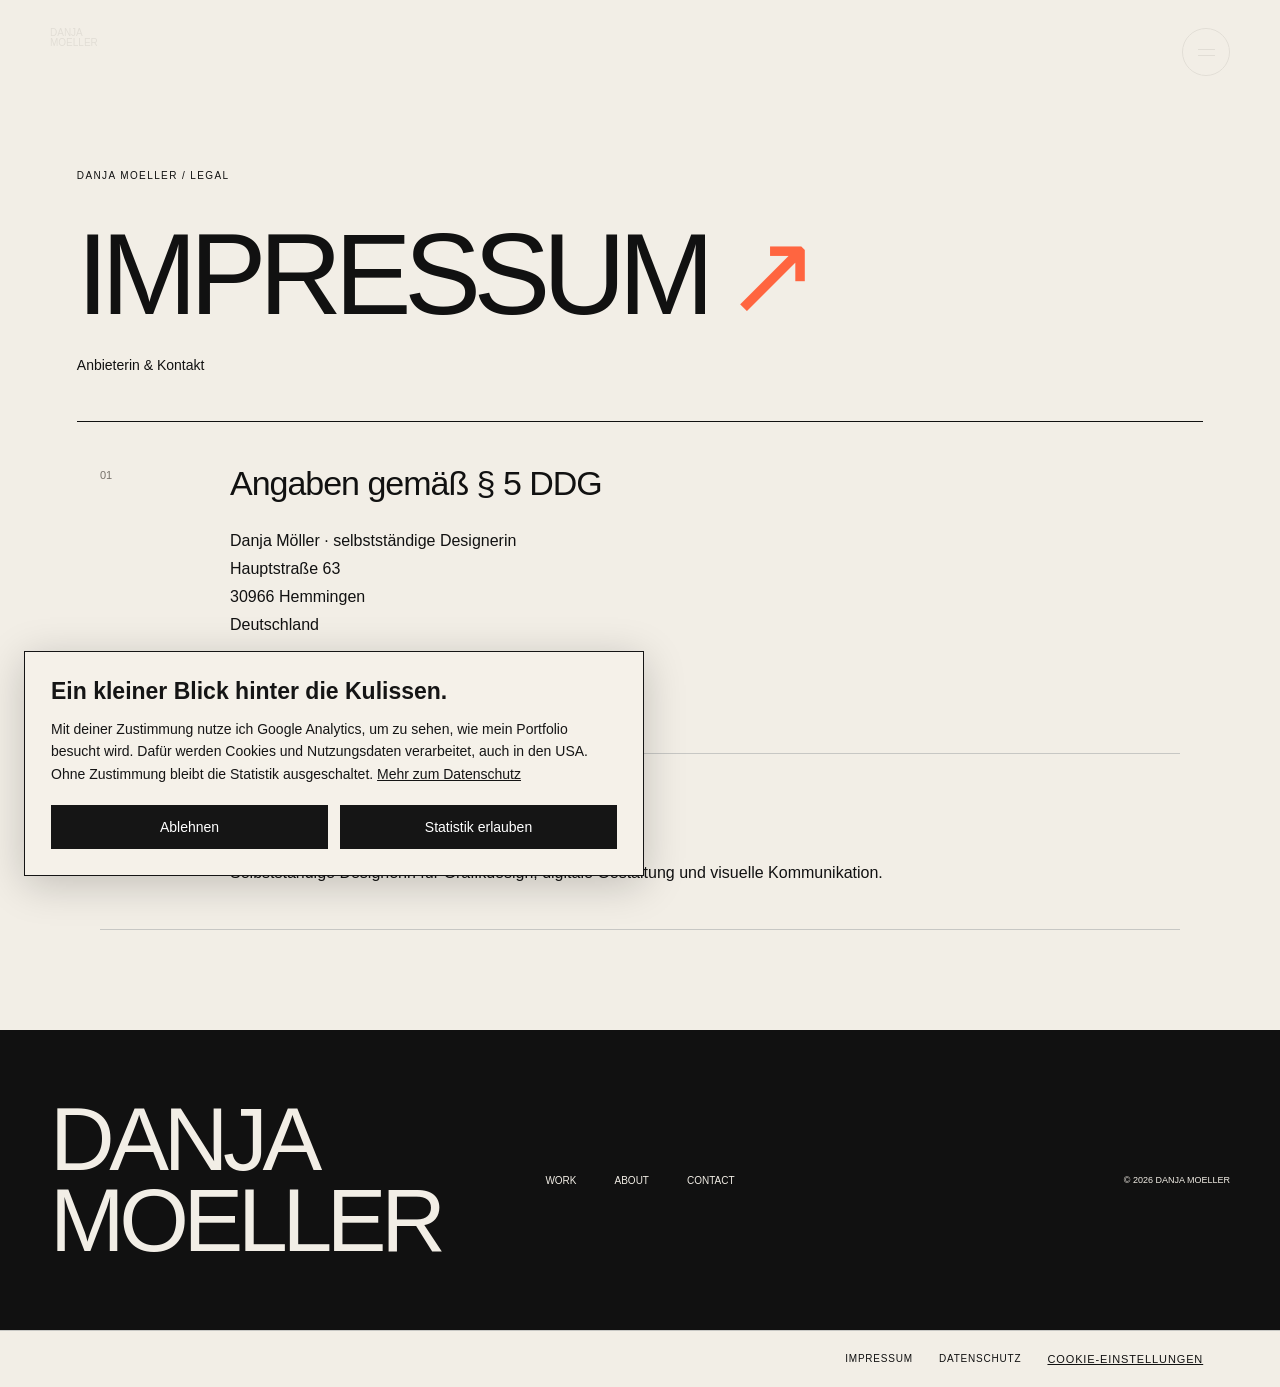
<file: impressum.html>
<!DOCTYPE html>
<html lang="de">

<head>
    <meta charset="UTF-8">
    <meta name="viewport" content="width=device-width, initial-scale=1.0">

    <title>Danja Möller | Rechtliche Informationen</title>

    <link rel="stylesheet" href="style.css">
<link rel="icon" type="image/svg+xml" href="assets/favicon.svg?v=20261002-r18">
<link rel="stylesheet" href="analytics-consent.css?v=20261005-r1">
<script defer src="analytics-consent.js?v=20261005-r1"></script>
</head>

<body class="legal-page">

    <!-- CUSTOM CURSOR -->

    <div class="custom-cursor">
        <span class="cursor-label"></span>
    </div>


    <!-- HEADER -->

    <header class="site-header">

        <a class="site-logo" href="index.html">
            DANJA<br>
            MOELLER
        </a>

        <button
            class="menu-toggle"
            type="button"
            aria-label="Menü öffnen"
            aria-expanded="false"
        >
            <span></span>
            <span></span>
        </button>

    </header>


    <!-- MENU -->

    <div class="menu-overlay">

        <div class="menu-overlay-top">

            <span>MENU</span>

            <button
                class="menu-close"
                type="button"
                aria-label="Menü schließen"
            >
                CLOSE
            </button>

        </div>

        <nav class="menu-links">

            <a href="index.html">
                <span>01</span>
                <strong>HOME</strong>
            </a>

            <a href="work.html">
                <span>02</span>
                <strong>WORK</strong>
            </a>

            <a href="about.html">
                <span>03</span>
                <strong>ABOUT</strong>
            </a>

            <a href="contact.html">
                <span>04</span>
                <strong>CONTACT</strong>
            </a>

        </nav>

        <div class="menu-footer">

            <span>
                CREATIVE DESIGN / ART DIRECTION
            </span>

            <a href="mailto:danja.moeller@gmx.de">
                EMAIL ↗
            </a>

        </div>

    </div>


<main class="legal-main"><div class="legal-intro"><p class="legal-kicker">DANJA MOELLER / LEGAL</p><h1>IMPRESSUM<span>↗</span></h1><p class="legal-subtitle">Anbieterin & Kontakt</p></div><div class="legal-content"><section class="legal-section"><span class="legal-number">01</span><div><h2>Angaben gemäß § 5 DDG</h2><p>Danja Möller · selbstständige Designerin<br>Hauptstraße 63<br>30966 Hemmingen<br>Deutschland</p><p><a href="mailto:danja.moeller@gmx.de">danja.moeller@gmx.de</a><br><a href="tel:+4915154197644">+49 151 54197644</a></p></div></section><section class="legal-section"><span class="legal-number">02</span><div><h2>Tätigkeit</h2><p>Selbstständige Designerin für Grafikdesign, digitale Gestaltung und visuelle Kommunikation.</p></div></section><!-- Vor Veröffentlichung: vorhandene USt-IdNr. bzw. Wirtschafts-Identifikationsnummer ergänzen. Keine persönliche Steuer-ID oder Steuernummer veröffentlichen. --></div></main>    <footer class="site-footer">

        <a href="index.html" class="footer-name">

            <span>
                DANJA
            </span>

            <span>
                MOELLER
            </span>

        </a>


        <nav class="footer-nav">

            <a href="work.html">
                WORK
            </a>

            <a href="about.html">
                ABOUT
            </a>

            <a href="contact.html">
                CONTACT
            </a>

        </nav>


        <div class="footer-copy">
            © 2026 DANJA MOELLER
        </div>

    </footer>


<nav class="legal-links" aria-label="Rechtliche Informationen"><a href="impressum.html">IMPRESSUM</a><a href="datenschutz.html">DATENSCHUTZ</a></nav><script src="script.js?v=20261002-r19"></script></body></html>
</file>
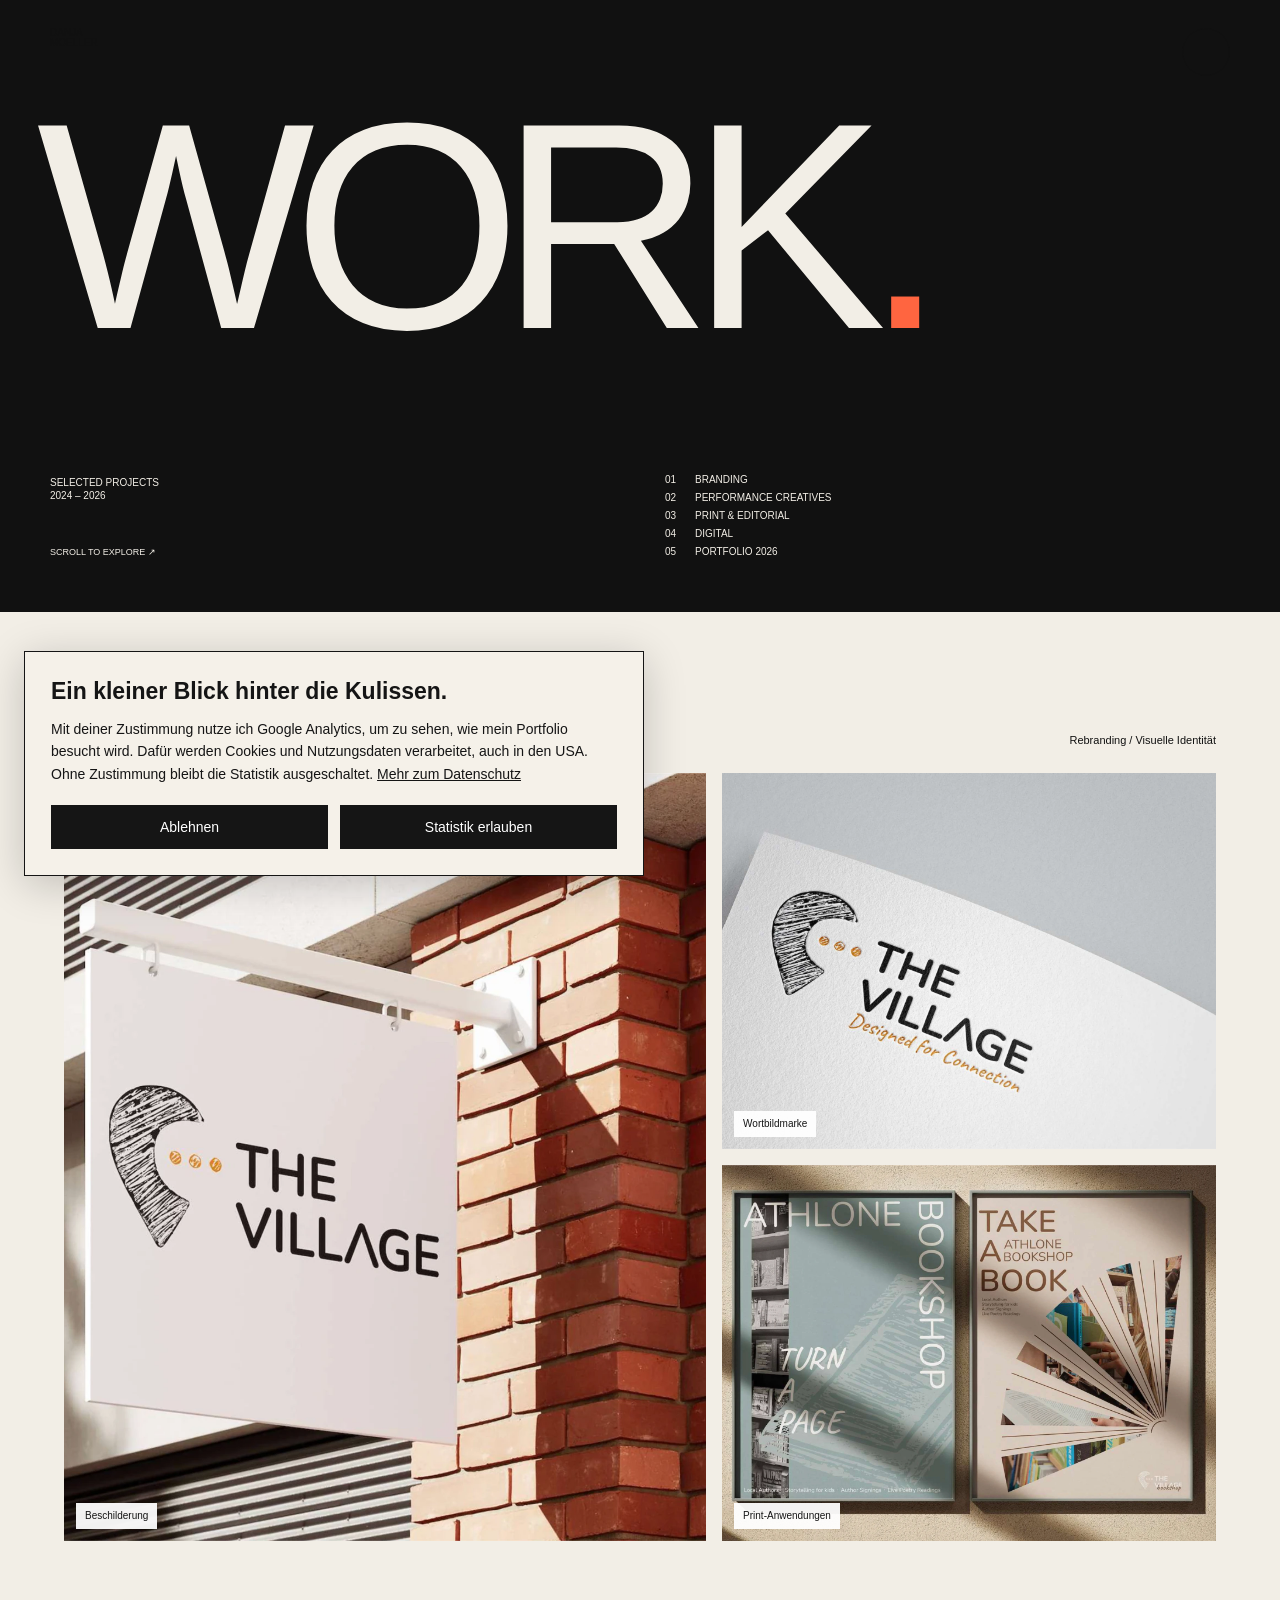
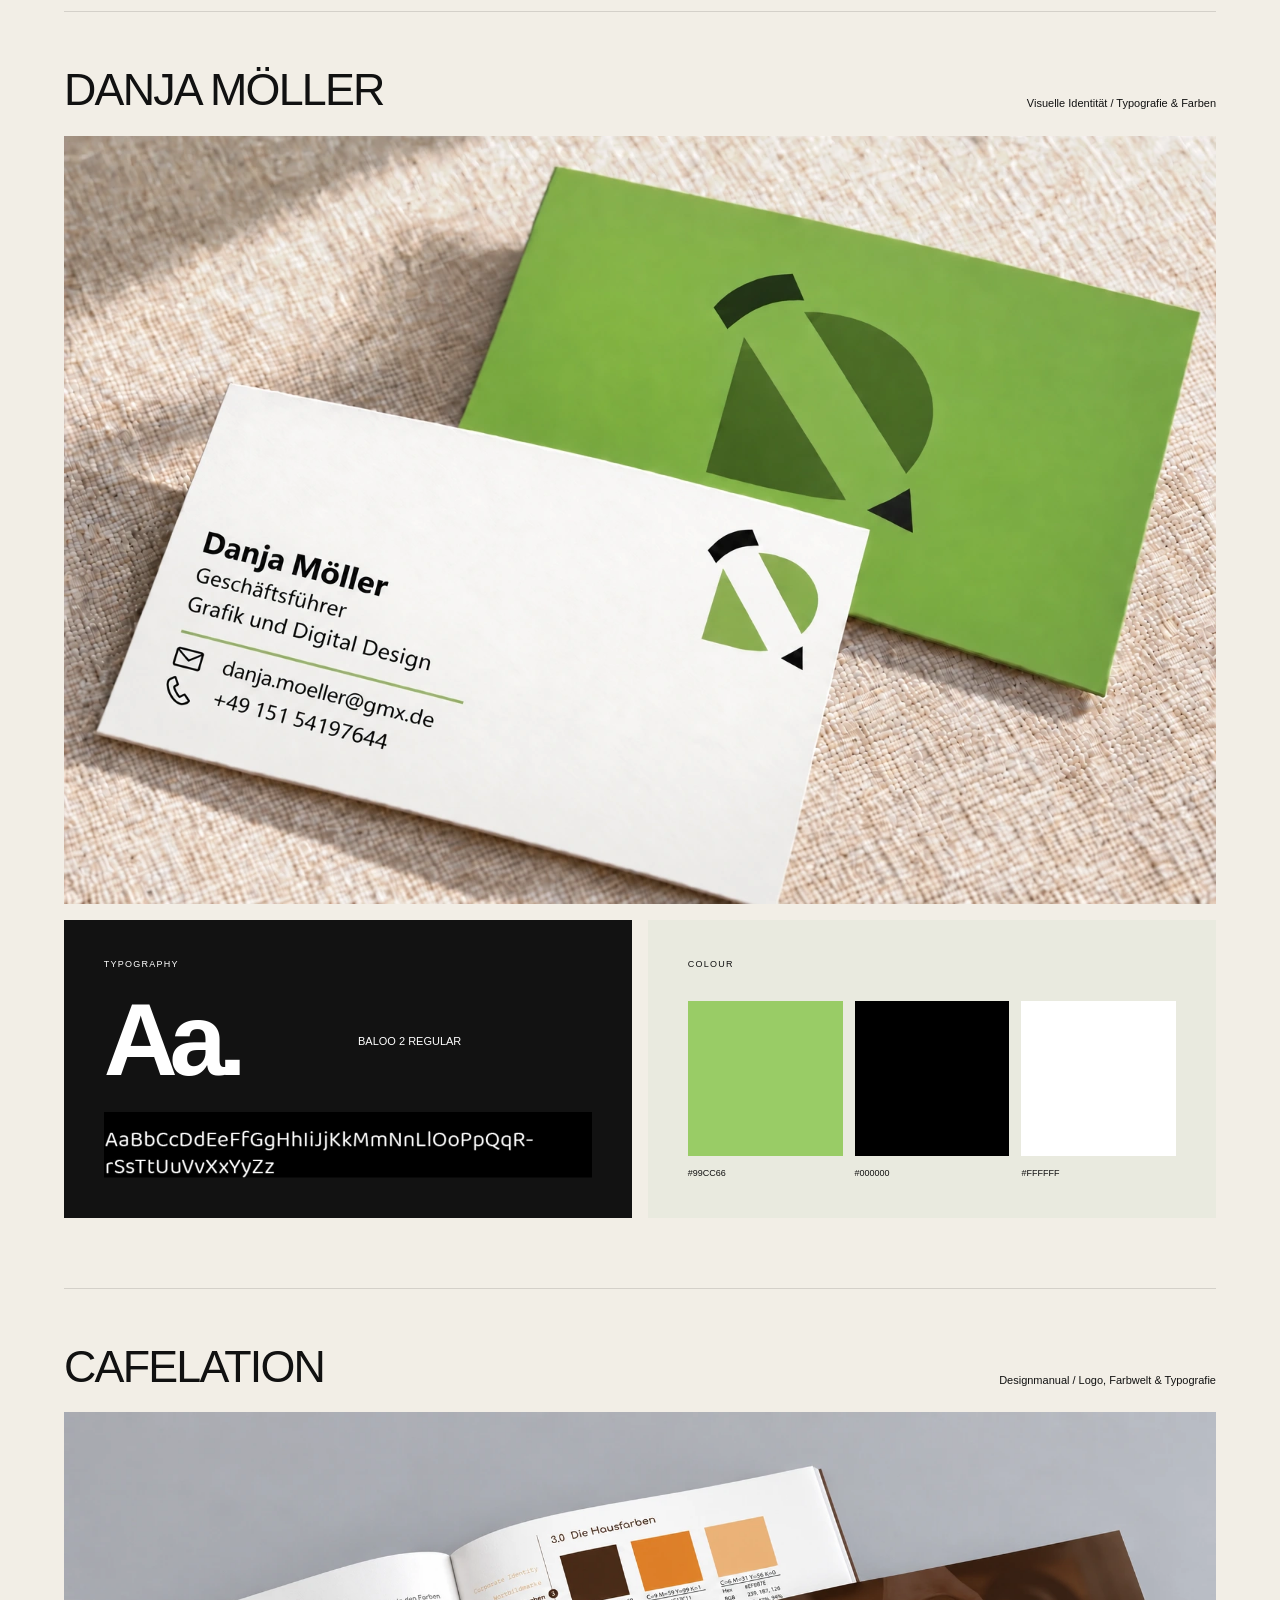
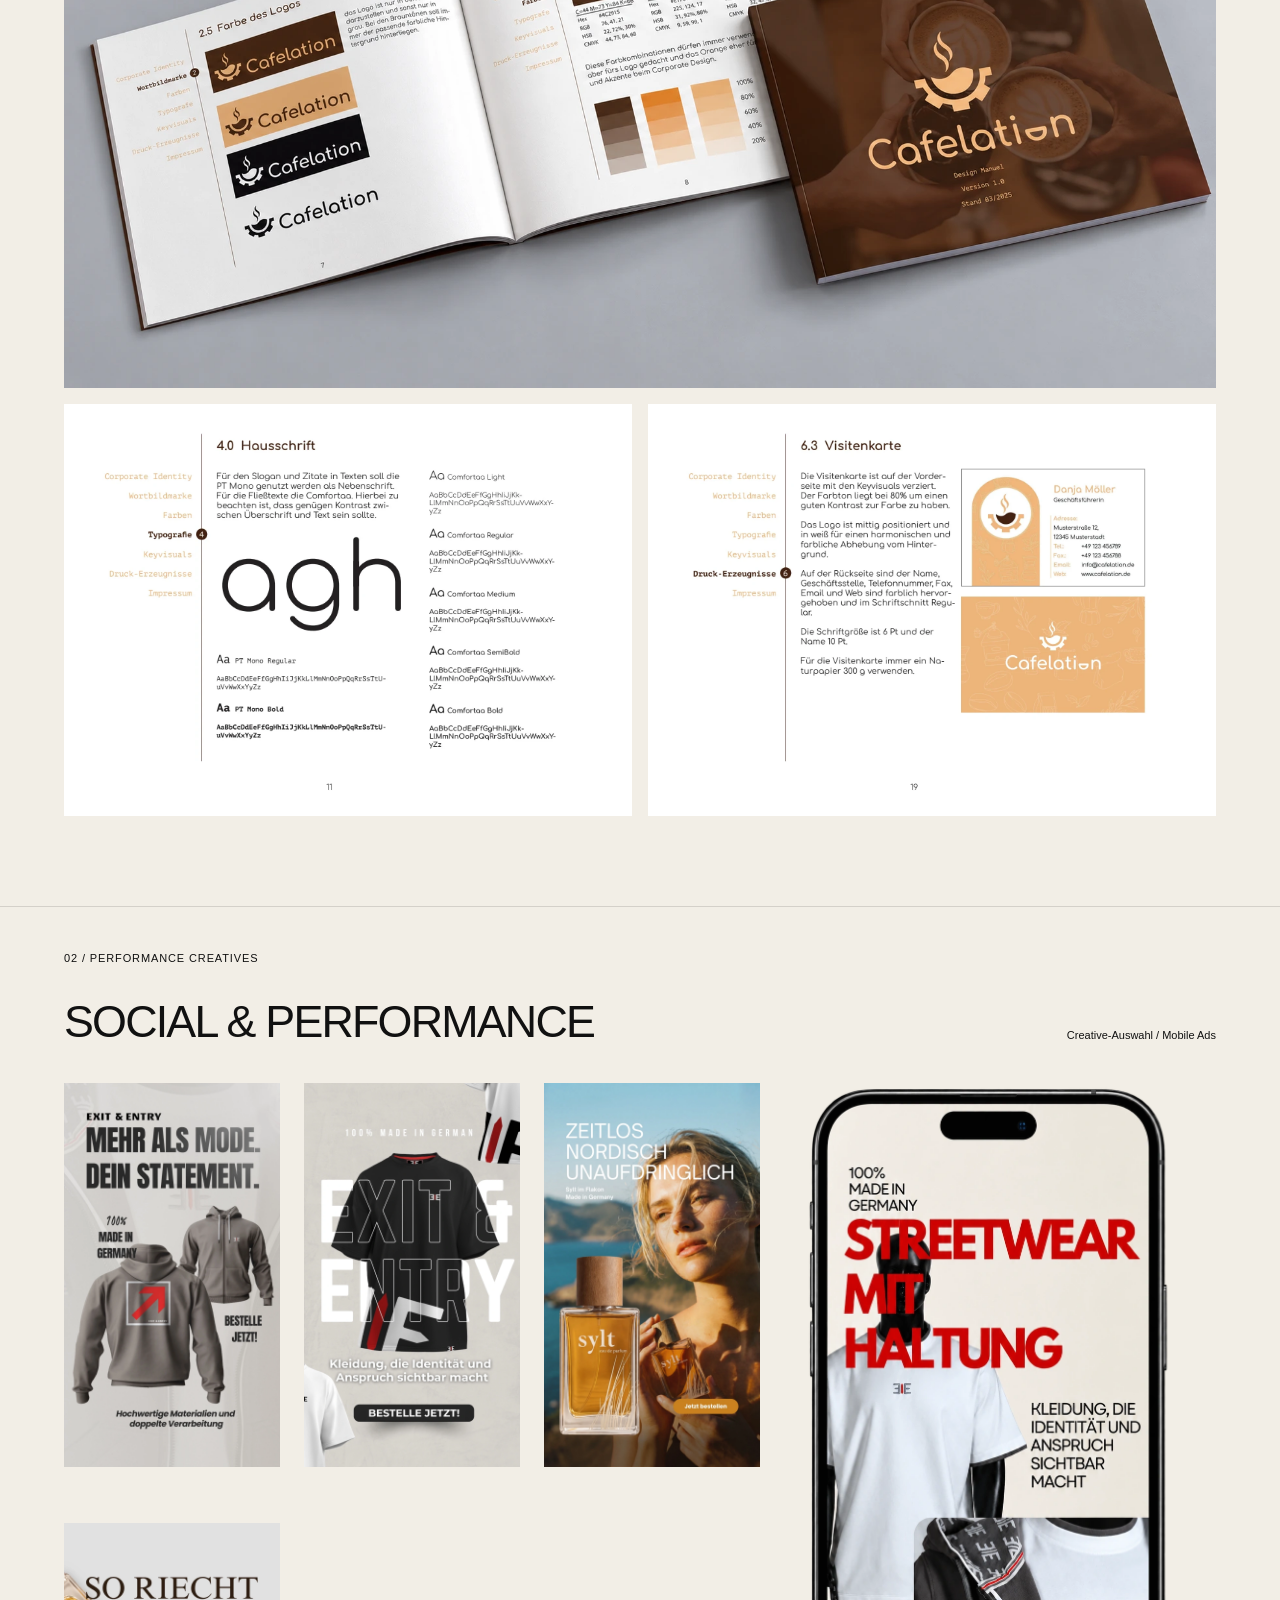
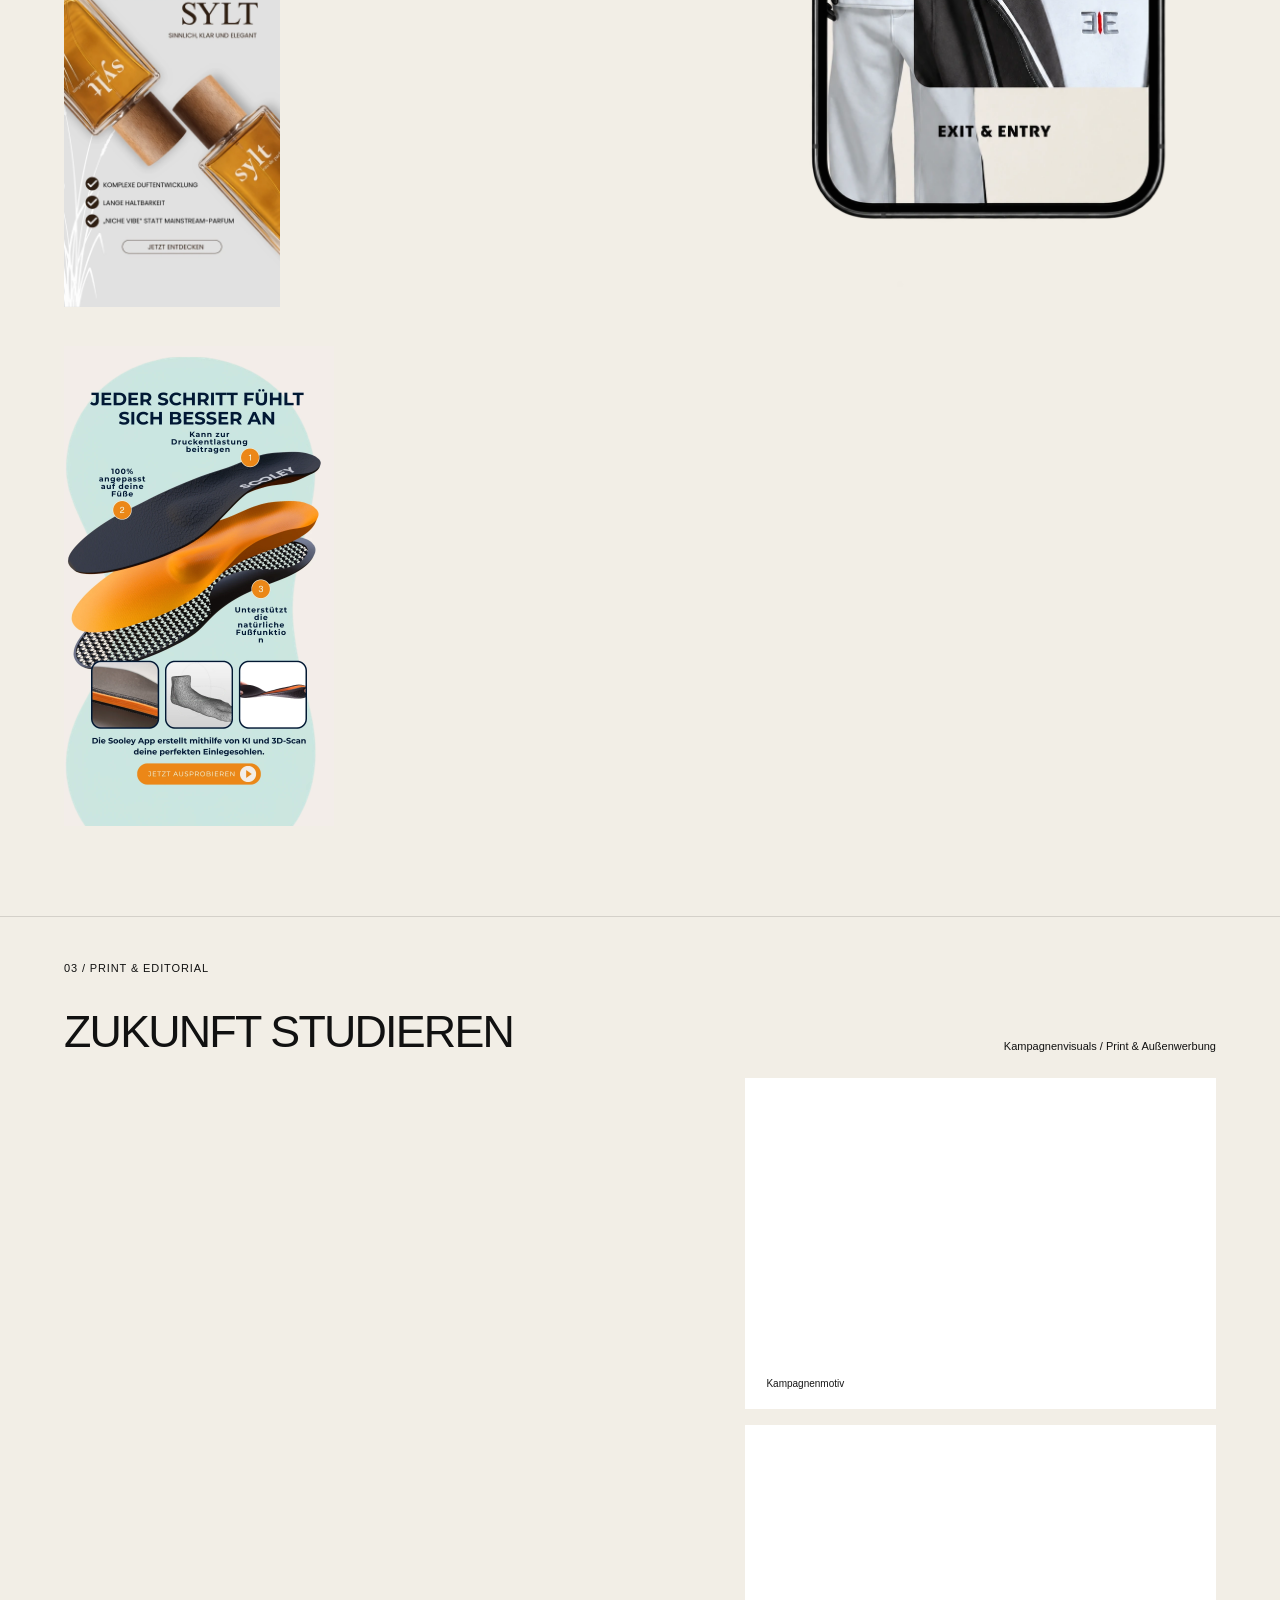
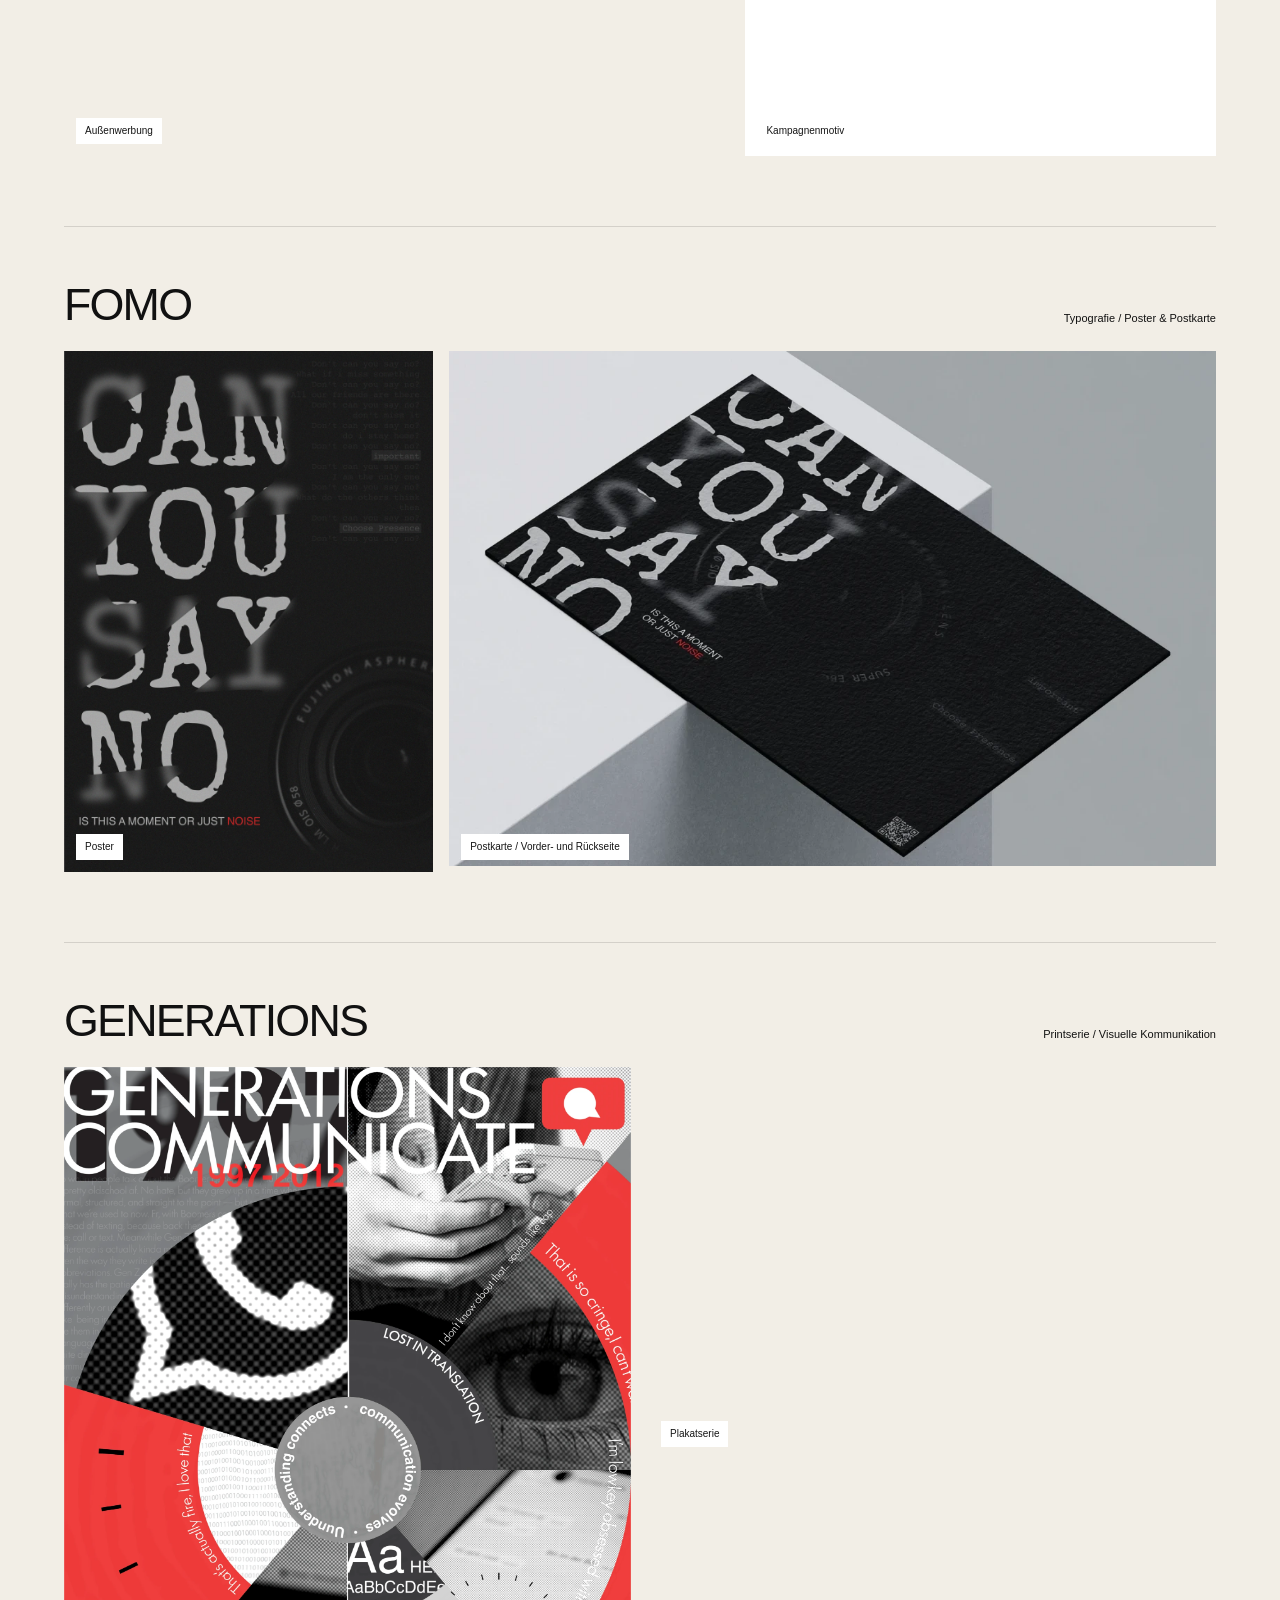
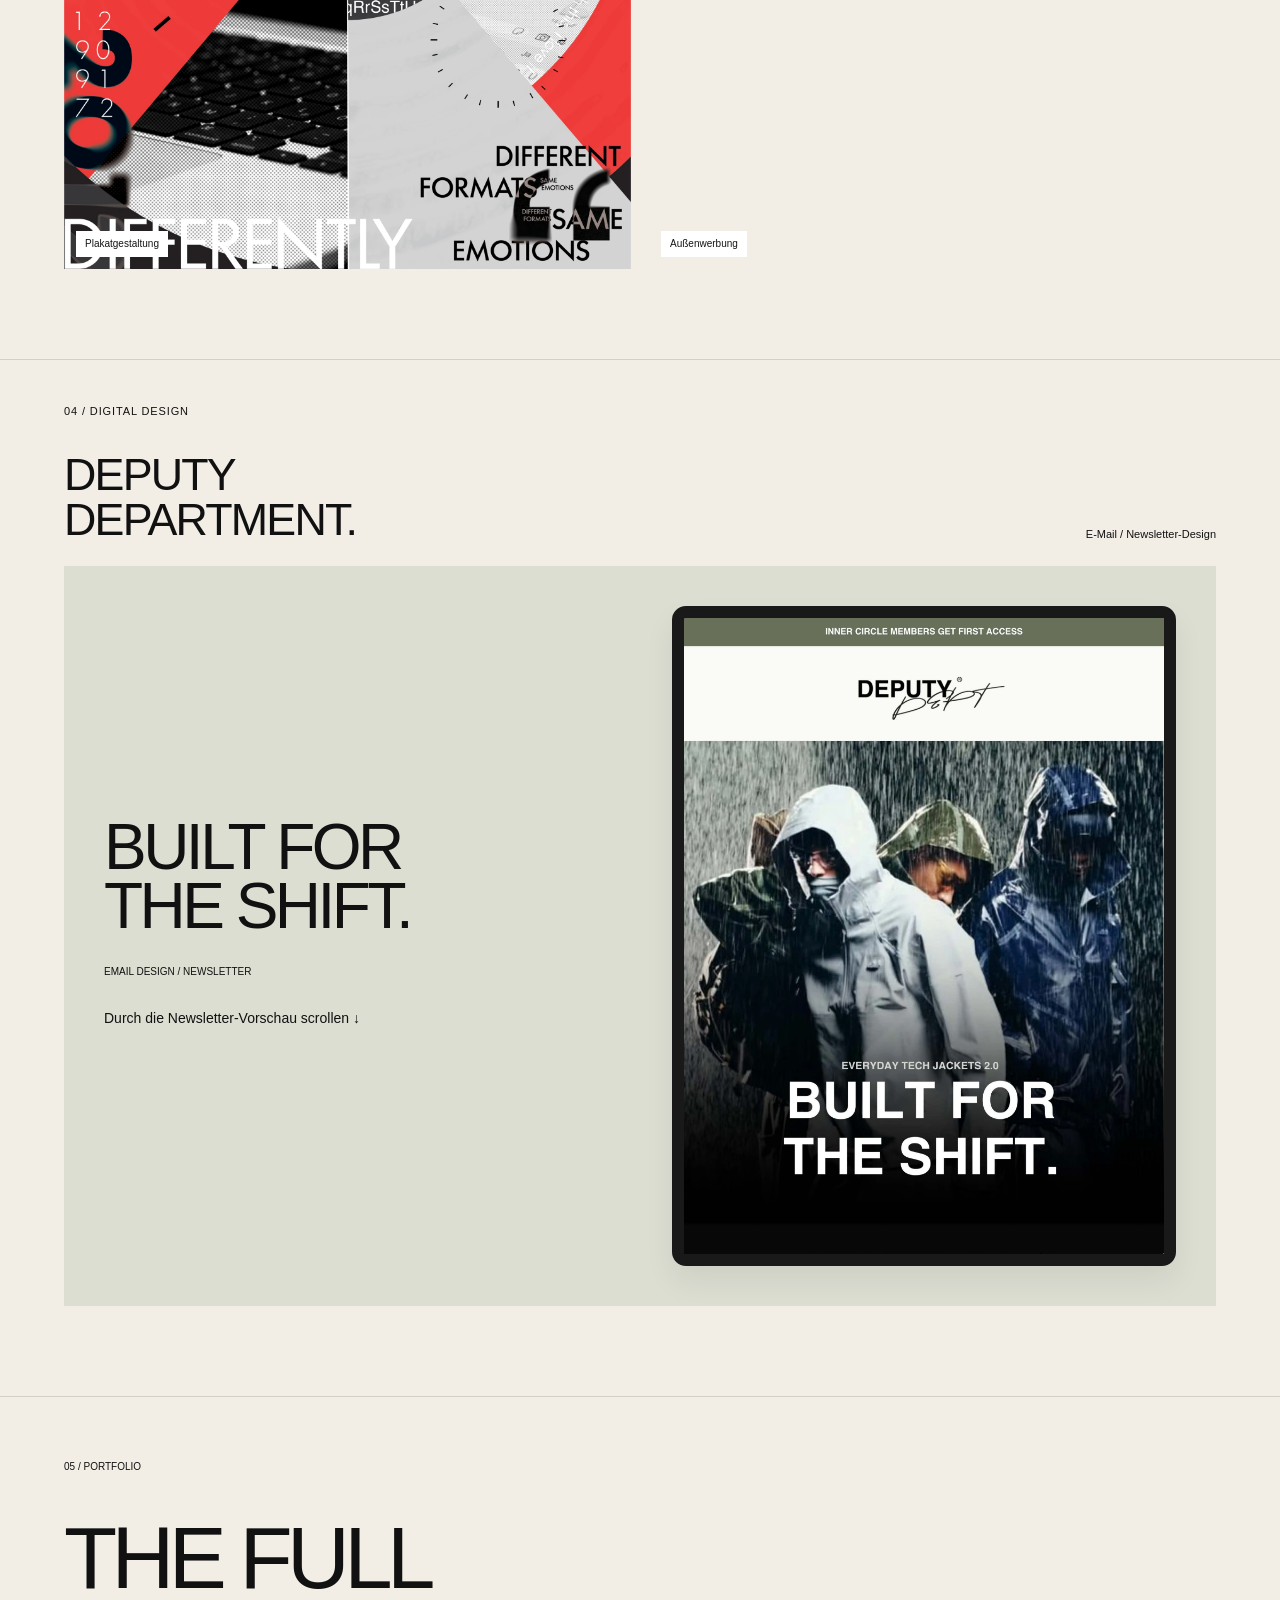
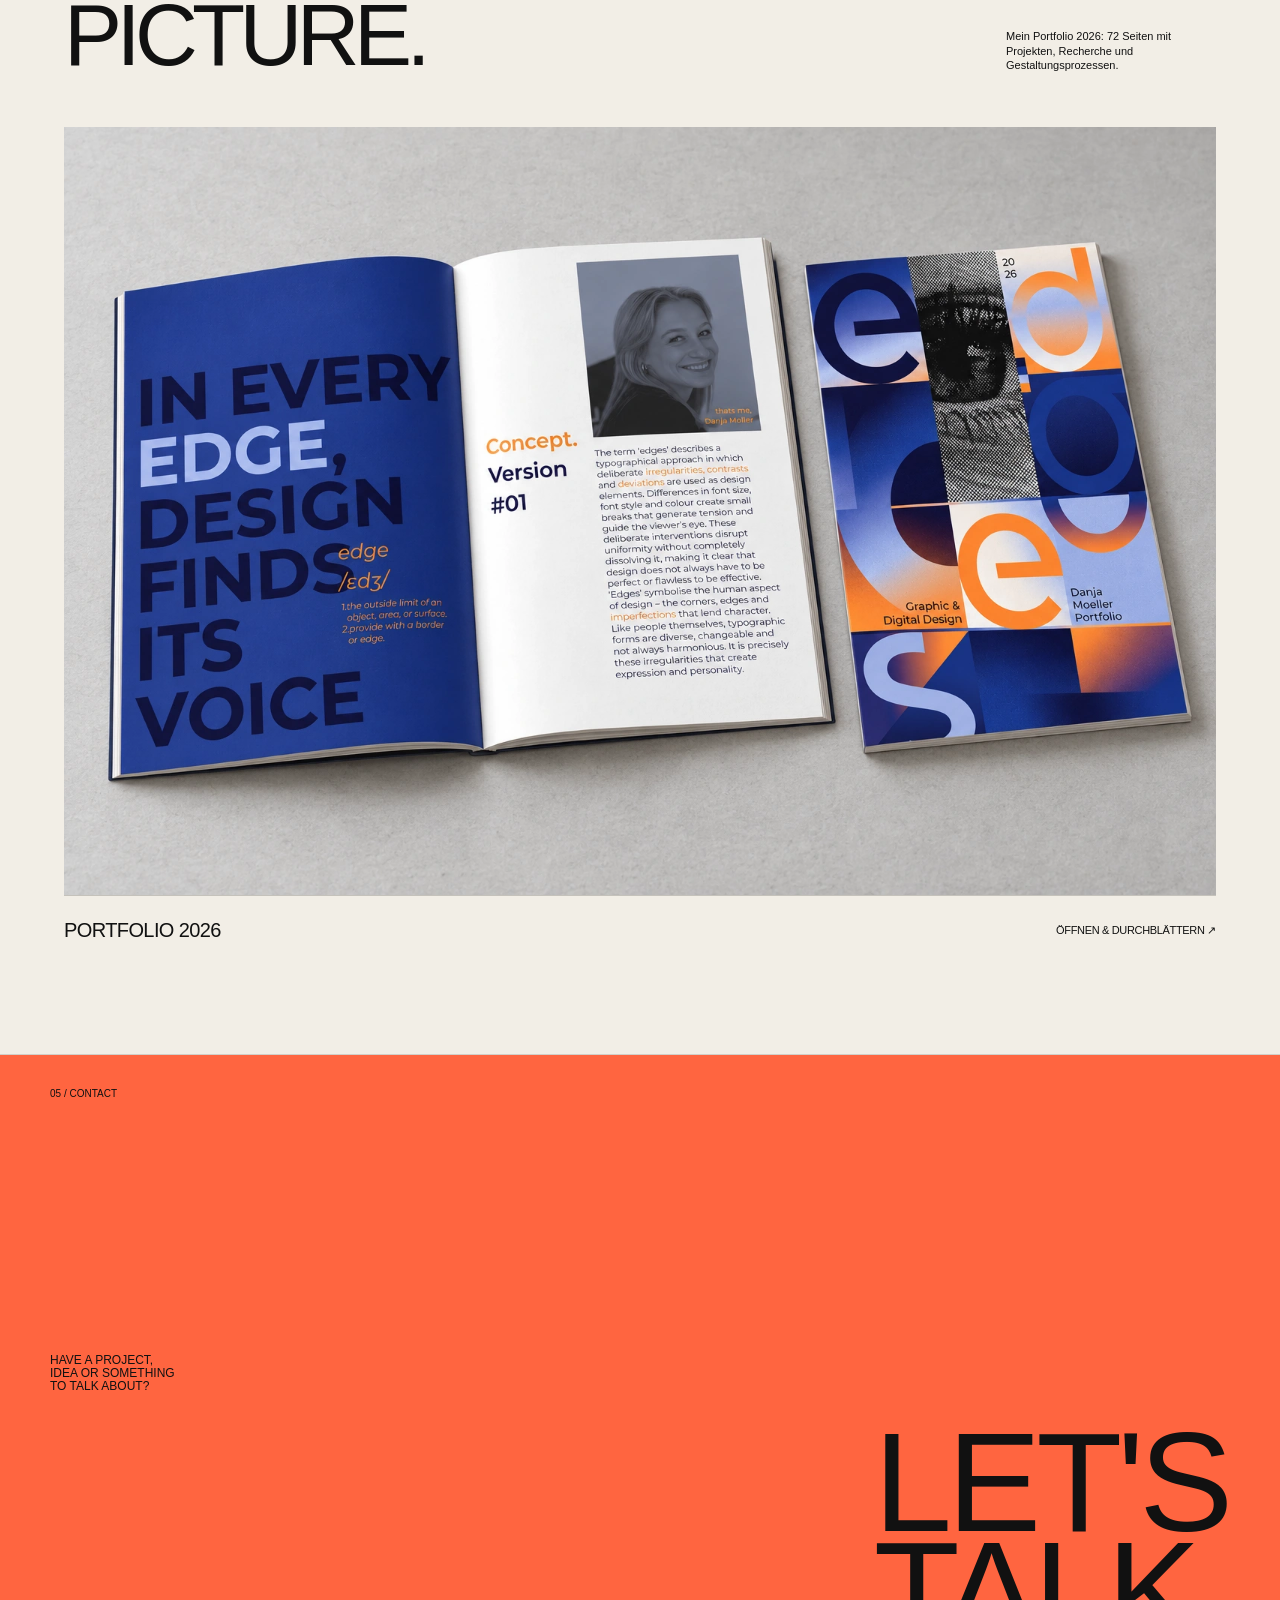
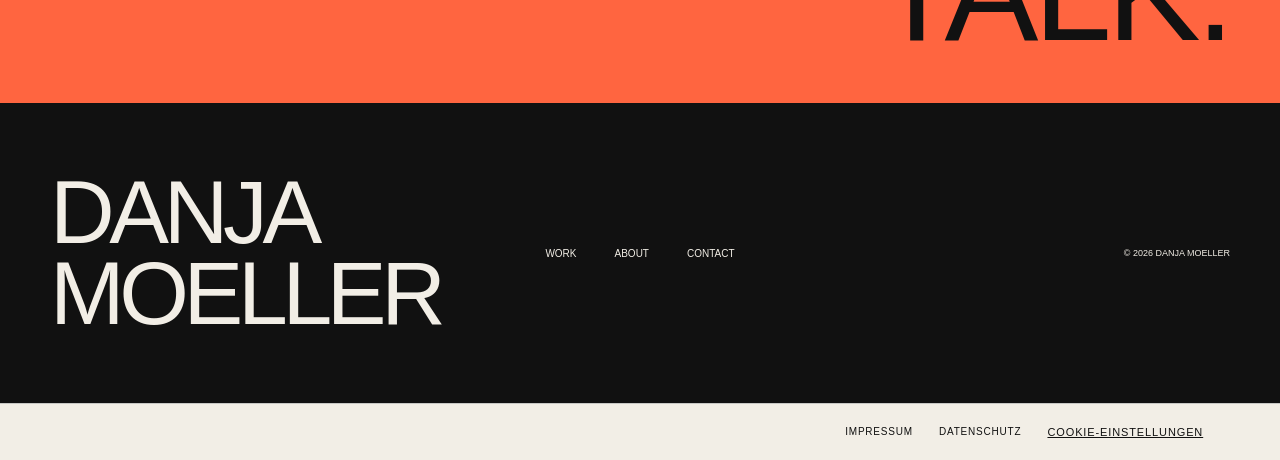
<file: work.html>
<!DOCTYPE html>
<html lang="de">

<head>
    <meta charset="UTF-8">

    <meta
        name="viewport"
        content="width=device-width, initial-scale=1.0"
    >

    <title>Work — Danja Moeller</title>

    <link rel="stylesheet" href="style.css?v=20261002-r14">

    <style>

        /* =========================================================
           WORK PAGE ONLY
           Landingpage bleibt unangetastet
        ========================================================= */

        body.work-page {
            background: var(--cream);
            color: var(--black);
        }

        .work-page .site-header {
            color: var(--black);
            mix-blend-mode: normal;
        }

        .work-page .menu-toggle {
            border-color: rgba(17, 17, 17, .35);
        }

        .work-main {
            width: 100%;
        }

        .work-category {
            padding: 42px 50px 110px;
            border-bottom: 1px solid rgba(17, 17, 17, .14);
        }

        .work-label {
            font-size: 10px;
            line-height: 1;
            text-transform: uppercase;
        }

        .category-intro {
            margin-top: 48px;
            margin-bottom: 54px;

            display: grid;
            grid-template-columns: minmax(0, 1fr) 210px;
            gap: 50px;
            align-items: end;
        }

        .category-title {
            font-size: clamp(80px, 10vw, 160px);
            font-weight: 400;
            line-height: .78;
            letter-spacing: -.065em;
        }

        .category-description {
            max-width: 190px;

            font-size: 11px;
            line-height: 1.35;
        }

        .project-meta {
            margin-top: 12px;

            font-size: 10px;
            line-height: 1.35;
        }

        .project-meta strong {
            display: block;
            font-weight: 400;
        }

        .project-meta span {
            display: block;
            color: var(--grey-dark);
        }

        .project-space {
            margin-top: 70px;
        }

        .portfolio-image {
            position: relative;

            width: 100%;
            overflow: hidden;

            background: #c8c5bf;

            display: flex;
            align-items: center;
            justify-content: center;

            color: rgba(17, 17, 17, .48);

            font-size: 10px;
            text-align: center;

            transition:
                transform .4s cubic-bezier(.22,.61,.36,1),
                filter .4s ease;
        }

        .portfolio-image:hover {
            transform: scale(.995);
            filter: brightness(.96);
        }

        .portfolio-image.dark {
            background: #171717;
            color: var(--cream);
        }

        .portfolio-image.mid {
            background: #77736e;
            color: var(--cream);
        }

        .portfolio-image.orange {
            background: var(--orange);
            color: var(--black);
        }


        /* =========================================================
           WORK HERO
        ========================================================= */

        .work-hero {
            min-height: 100vh;

            padding: 120px 50px 48px;

            background: var(--black);
            color: var(--cream);

            display: flex;
            flex-direction: column;
            justify-content: space-between;
        }

        .work-hero-title {
            margin-left: -.045em;

            font-size: clamp(140px, 23vw, 350px);
            font-weight: 400;
            line-height: .72;
            letter-spacing: -.075em;
        }

        .work-hero-bottom {
            display: grid;
            grid-template-columns: 1fr 1fr;

            gap: 50px;

            align-items: end;
        }

        .work-hero-info {
            font-size: 10px;
            line-height: 1.3;
        }

        .work-index {
            display: flex;
            flex-direction: column;

            gap: 7px;

            font-size: 10px;
        }

        .work-index a {
            display: grid;
            grid-template-columns: 30px 1fr;

            width: fit-content;
        }

        .scroll-explore {
            margin-top: 45px;

            font-size: 9px;
        }


        /* =========================================================
           01 BRANDING
        ========================================================= */

        .branding-layout {
            display: grid;
            grid-template-columns: 1fr 1fr;

            gap: 20px;
        }

        .branding-main {
            height: 650px;
        }

        .branding-details {
            margin-top: 20px;

            display: grid;
            grid-template-columns: 1fr 1fr 1fr;

            gap: 20px;
        }

        .branding-details .portfolio-image {
            height: 340px;
        }


        /* =========================================================
           02 PRINT
        ========================================================= */

        .print-main {
            height: 720px;
        }

        .print-two {
            margin-top: 20px;

            display: grid;
            grid-template-columns: 1fr 1fr;

            gap: 20px;
        }

        .print-two .portfolio-image {
            height: 500px;
        }


        /* FAKT */

        .project-heading {
            margin-bottom: 20px;

            display: flex;
            justify-content: space-between;
            align-items: end;

            gap: 30px;
        }

        .project-heading h3 {
            font-size: clamp(38px, 5vw, 74px);
            font-weight: 400;

            line-height: .9;
            letter-spacing: -.045em;
        }

        .fakt-layout {
            display: grid;
            grid-template-columns: .65fr 1.35fr;

            gap: 20px;
        }

        .fakt-layout .portfolio-image {
            height: 560px;
        }

        .fakt-wide {
            height: 620px;

            margin-top: 20px;
        }


        /* FOMO */

        .fomo-layout {
            display: grid;
            grid-template-columns: repeat(3, 1fr);

            gap: 20px;
        }

        .fomo-layout .portfolio-image {
            height: 520px;
        }


        /* =========================================================
           03 SOCIAL MEDIA
        ========================================================= */

        .social-main {
            height: 720px;
        }

        .social-three {
            display: grid;
            grid-template-columns: repeat(3, 1fr);

            gap: 20px;

            margin-top: 20px;
        }

        .social-three .portfolio-image {
            height: 520px;
        }


        /* Legacy project styles */

        .vaternam-main {
            height: 660px;
        }

        .vaternam-grid {
            margin-top: 20px;

            display: grid;
            grid-template-columns: 1fr 1fr 1fr;

            gap: 20px;
        }

        .vaternam-grid .portfolio-image {
            height: 460px;
        }


        /* =========================================================
           04 DIGITAL
        ========================================================= */

        .digital-main {
            height: 700px;
        }

        .digital-layout {
            margin-top: 20px;

            display: grid;
            grid-template-columns: .7fr 1.3fr;

            gap: 20px;
        }

        .digital-layout .portfolio-image {
            height: 520px;
        }


        /* =========================================================
           STATEMENT
        ========================================================= */

        .work-statement {
            min-height: 100vh;

            padding: 50px;

            background: #77736e;
            color: var(--cream);

            display: flex;
            align-items: flex-end;

            position: relative;
            overflow: hidden;
        }

        .work-statement::before {
            content: "";

            position: absolute;
            inset: 0;

            background:
                radial-gradient(
                    circle at 72% 35%,
                    rgba(17, 17, 17, .18),
                    transparent 28%
                ),
                linear-gradient(
                    110deg,
                    #aaa6a0,
                    #64615d
                );
        }

        .work-statement h2 {
            position: relative;
            z-index: 2;

            font-size: clamp(80px, 11vw, 175px);
            font-weight: 400;

            line-height: .76;
            letter-spacing: -.065em;
        }

        .work-statement h2 span {
            display: block;
        }


        /* =========================================================
           NEXT
        ========================================================= */

        .work-next {
            min-height: 100vh;

            padding: 50px;

            background: var(--orange);

            display: flex;
            flex-direction: column;
            justify-content: space-between;
        }

        .next-top {
            display: flex;
            justify-content: space-between;

            font-size: 9px;
        }

        .next-title {
            margin-left: -.04em;

            font-size: clamp(150px, 24vw, 360px);
            font-weight: 400;

            line-height: .7;
            letter-spacing: -.075em;
        }

        .next-links {
            padding-top: 35px;

            border-top: 1px solid rgba(17,17,17,.3);

            display: flex;
            flex-direction: column;

            gap: 24px;
        }

        .next-links a {
            width: fit-content;

            font-size: clamp(34px, 4vw, 62px);
            letter-spacing: -.04em;
        }

        .next-links span {
            margin-left: 14px;

            font-size: .45em;
        }

        .next-footer {
            display: flex;
            justify-content: space-between;

            font-size: 9px;
        }


        /* =========================================================
           TABLET
        ========================================================= */

        @media (max-width: 900px) {

            .work-hero {
                padding: 110px 20px 35px;
            }

            .work-hero-title {
                font-size: 26vw;
            }

            .work-category {
                padding: 35px 20px 80px;
            }

            .category-intro {
                grid-template-columns: 1fr;

                margin-top: 40px;
                margin-bottom: 40px;
            }

            .category-title {
                font-size: 15vw;
            }

            .category-description {
                max-width: 280px;
            }

            .branding-main {
                height: 55vw;
            }

            .branding-details .portfolio-image {
                height: 36vw;
            }

            .print-main,
            .social-main,
            .digital-main {
                height: 65vw;
            }

            .print-two .portfolio-image {
                height: 52vw;
            }

            .fakt-layout .portfolio-image {
                height: 55vw;
            }

            .fakt-wide {
                height: 60vw;
            }

            .fomo-layout .portfolio-image {
                height: 48vw;
            }

            .social-three .portfolio-image,
            .vaternam-grid .portfolio-image {
                height: 48vw;
            }

            .vaternam-main {
                height: 65vw;
            }

            .digital-layout .portfolio-image {
                height: 55vw;
            }

            .work-statement,
            .work-next {
                min-height: 80vh;

                padding: 40px 20px;
            }
        }


        /* =========================================================
           MOBILE
        ========================================================= */

        @media (max-width: 600px) {

            .work-hero {
                min-height: 100svh;
            }

            .work-hero-bottom {
                grid-template-columns: 1fr;

                gap: 35px;
            }

            .category-title {
                font-size: 17vw;
            }

            .branding-layout,
            .print-two,
            .fakt-layout,
            .fomo-layout,
            .social-three,
            .vaternam-grid,
            .digital-layout {
                grid-template-columns: 1fr;
            }

            .branding-main,
            .print-main,
            .social-main,
            .digital-main,
            .vaternam-main {
                height: 100vw;
            }

            .branding-details {
                grid-template-columns: 1fr;
            }

            .branding-details .portfolio-image,
            .print-two .portfolio-image,
            .fakt-layout .portfolio-image,
            .fakt-wide,
            .fomo-layout .portfolio-image,
            .social-three .portfolio-image,
            .vaternam-grid .portfolio-image,
            .digital-layout .portfolio-image {
                height: 105vw;
            }

            .project-heading {
                flex-direction: column;
                align-items: flex-start;
            }

            .work-statement h2 {
                font-size: 17vw;
            }

            .next-title {
                font-size: 28vw;
            }

            .next-footer {
                flex-direction: column;
                gap: 8px;
            }
        }

    </style>
<link rel="stylesheet" href="project-layout.css?v=20261002-r14">
<link rel="stylesheet" href="october-refinement.css?v=20261002-r19">
<link rel="icon" type="image/svg+xml" href="assets/favicon.svg?v=20261002-r18">
<link rel="stylesheet" href="analytics-consent.css?v=20261005-r1">
<script defer src="analytics-consent.js?v=20261005-r1"></script>
</head>


<body class="work-page">

    <div class="custom-cursor" aria-hidden="true">
        <span class="cursor-label">VIEW</span>
    </div>


    <!-- HEADER -->

    <header class="site-header">

        <a href="index.html" class="site-logo">
            DANJA<br>
            MOELLER
        </a>

        <button
            class="menu-toggle"
            type="button"
            aria-label="Menü öffnen"
            aria-expanded="false"
        >
            <span></span>
            <span></span>
        </button>

    </header>


    <!-- MENU -->

    <div class="menu-overlay">

        <div class="menu-overlay-top">

            <span>
                DANJA<br>
                MOELLER
            </span>

            <button
                class="menu-close"
                type="button"
                aria-label="Menü schließen"
            >
                CLOSE
            </button>

        </div>


        <nav class="menu-links">

            <a href="index.html">
                <span>01</span>
                <strong>HOME</strong>
            </a>

            <a href="work.html?v=20261002-r14">
                <span>02</span>
                <strong>WORK</strong>
            </a>

            <a href="about.html">
                <span>03</span>
                <strong>ABOUT</strong>
            </a>

            <a href="contact.html">
                <span>04</span>
                <strong>CONTACT</strong>
            </a>

        </nav>


        <div class="menu-footer">
            <span>CREATIVE DESIGNER</span>
            <span>© 2026</span>
        </div>

    </div>



    <main class="work-main">


        <!-- =====================================================
             WORK HERO
        ====================================================== -->

        <section class="work-hero">

            <h1 class="work-hero-title">
                WORK<span class="heading-dot">.</span>
            </h1>


            <div>

                <div class="work-hero-bottom">

                    <div class="work-hero-meta"><p class="work-hero-info">
                        SELECTED PROJECTS<br>
                        2024 – 2026
                    </p><p class="scroll-explore">
                    SCROLL TO EXPLORE ↗
                </p></div>


                    <nav class="work-index"><a href="#branding"><span>01</span><span>BRANDING</span></a><a href="#social"><span>02</span><span>PERFORMANCE CREATIVES</span></a><a href="#print"><span>03</span><span>PRINT & EDITORIAL</span></a><a href="#digital"><span>04</span><span>DIGITAL</span></a><a href="#portfolio"><span>05</span><span>PORTFOLIO 2026</span></a></nav>

                </div>




            </div>

        </section>



        <!-- =====================================================
             01 / BRANDING
        ====================================================== -->

<section class="project-section" id="branding"><div class="project-section-heading"><p>01 / BRANDWORKS</p></div><article class="project-group" id="the-village"><div class="project-heading project-intro"><h3>THE VILLAGE</h3><p>Rebranding / Visuelle Identität</p></div><div class="project-grid village-grid"><figure class="project-media village-sign"><img src="assets/images/portfolio/canva-4.webp" alt="The Village – Schild am Gebäude" width="1800" height="1400" loading="lazy" decoding="async"><figcaption>Beschilderung</figcaption></figure><figure class="project-media village-logo"><img src="assets/images/portfolio/canva-3.webp" alt="The Village – Wortbildmarke" width="1800" height="1231" loading="lazy" decoding="async"><figcaption>Wortbildmarke</figcaption></figure><figure class="project-media village-pattern"><img src="assets/images/portfolio/canva-5.webp" alt="The Village – Muster in Markenfarben" width="1800" height="3095" loading="lazy" decoding="async"><figcaption>Markenwelt</figcaption></figure><figure class="project-media village-window"><img src="assets/images/portfolio/canva-6.webp" alt="The Village – Schaufenster und Plakate" width="1800" height="1287" loading="lazy" decoding="async"><figcaption>Print-Anwendungen</figcaption></figure></div></article><article class="project-group" id="own-identity"><div class="project-heading project-intro"><h3>DANJA MÖLLER</h3><p>Visuelle Identität / Typografie & Farben</p></div><div class="brand-editorial"><figure class="identity-cards-photo"><img src="assets/images/identity-cards-v9.webp" alt="Danja Möller – Visitenkarten mit Stift-Bildmarke auf Leinen" class="" width="1536" height="1024" loading="lazy" decoding="async"></figure><div class="brand-type-panel"><span class="brand-panel-label">TYPOGRAPHY</span><strong>Aa.</strong><p>BALOO 2 REGULAR</p><div class="original-type-sample"><img src="assets/images/portfolio/canva-7.webp" alt="Originale Schriftprobe der Markenidentität" class="" width="1800" height="1261" loading="lazy" decoding="async"></div></div><div class="brand-palette-panel"><span class="brand-panel-label">COLOUR</span><div class="brand-swatches"><div><i style="background:#99cc66"></i><span>#99CC66</span></div><div><i style="background:#000"></i><span>#000000</span></div><div><i style="background:#fff"></i><span>#FFFFFF</span></div></div></div></div></article><article class="project-group" id="cafelation"><div class="project-heading project-intro"><h3>CAFELATION</h3><p>Designmanual / Logo, Farbwelt & Typografie</p></div><figure class="cafelation-mockup"><img src="assets/images/cafelation-book-mockup.webp" alt="Cafelation – geschlossenes Designmanual und geöffnete Farbseiten als Buch-Mockup" class="" width="1774" height="887" loading="lazy" decoding="async"></figure><div class="project-grid manual-grid"><figure class="project-media "><img src="assets/images/manual/page-13.webp" alt="Cafelation – Typografie" width="1524" height="1078" loading="lazy" decoding="async"></figure><figure class="project-media "><img src="assets/images/manual/page-21.webp" alt="Cafelation – Visitenkarten" width="1524" height="1078" loading="lazy" decoding="async"></figure></div></article></section><section class="project-section" id="social"><div class="project-section-heading"><p>02 / PERFORMANCE CREATIVES</p></div><article class="project-group" id="performance-creatives"><div class="project-heading project-intro"><h3>SOCIAL & PERFORMANCE</h3><p>Creative-Auswahl / Mobile Ads</p></div><div class="performance-upper"><figure class="project-media"><img src="assets/images/performanto/creative-052.webp" alt="Performance-Creative – Motiv 52" class="" width="900" height="1600" loading="lazy" decoding="async"></figure><figure class="project-media"><img src="assets/images/creative-exit-entry-selected.webp" alt="Exit & Entry – Kleidung mit Identität" class="" width="900" height="1600" loading="lazy" decoding="async"></figure><figure class="project-media"><img src="assets/images/performanto/creative-072.webp" alt="Performance-Creative – Motiv 72" class="" width="900" height="1600" loading="lazy" decoding="async"></figure><figure class="project-media"><img src="assets/images/performanto/creative-074.webp" alt="Performance-Creative – Motiv 74" class="" width="900" height="1600" loading="lazy" decoding="async"></figure><figure class="project-media"><img src="assets/images/performanto/creative-079.webp" alt="Performance-Creative – Motiv 79" class="" width="900" height="1600" loading="lazy" decoding="async"></figure><figure class="project-media"><img src="assets/images/performanto/creative-080.webp" alt="Performance-Creative – Motiv 80" class="" width="900" height="1600" loading="lazy" decoding="async"></figure><figure class="performance-phone"><img src="assets/images/performance-phone-cutout-r5.webp" alt="Exit & Entry – Creative im geraden Smartphone-Mockup" class="" width="787" height="1652" loading="lazy" decoding="async"></figure></div><div class="performance-lower"><figure class="project-media"><img src="assets/images/performanto/creative-085.webp" alt="Einlegesohlen – Jeder Schritt fühlt sich besser an" width="1080" height="1920" loading="lazy" decoding="async"></figure><figure class="project-media"><img src="assets/images/performanto/creative-087.webp" alt="Einlegesohlen – Schluss mit müden Füßen" width="1080" height="1920" loading="lazy" decoding="async"></figure><figure class="project-media"><img src="assets/images/creative-phoebe-new.webp" alt="PHOEBÉ – Dein Kollagen, Dein Strahlen" width="900" height="1600" loading="lazy" decoding="async"></figure><figure class="project-media"><img src="assets/images/creative-panels-new.webp" alt="Akustikpaneele – Upgrade deine Paneele" width="900" height="1600" loading="lazy" decoding="async"></figure></div></article></section><section class="project-section" id="print"><div class="project-section-heading"><p>03 / PRINT & EDITORIAL</p></div><article class="project-group" id="zukunft-studieren"><div class="project-heading project-intro"><h3>ZUKUNFT STUDIEREN</h3><p>Kampagnenvisuals / Print & Außenwerbung</p></div><div class="project-grid campaign-grid"><figure class="project-media campaign-wide"><img src="assets/images/portfolio/canva-8.webp" alt="Zukunft studieren – Außenwerbung" width="1800" height="1800" loading="lazy" decoding="async"><figcaption>Außenwerbung</figcaption></figure><figure class="project-media "><div class="campaign-art-window"><img src="assets/images/portfolio/canva-10.webp" alt="Zukunft studieren – orangefarbenes Motiv" width="1800" height="1272" loading="lazy" decoding="async"></div><figcaption>Kampagnenmotiv</figcaption></figure><figure class="project-media "><div class="campaign-art-window"><img src="assets/images/portfolio/canva-11.webp" alt="Zukunft studieren – violettes Motiv" width="1800" height="1299" loading="lazy" decoding="async"></div><figcaption>Kampagnenmotiv</figcaption></figure></div></article><article class="project-group" id="fomo"><div class="project-heading project-intro"><h3>FOMO</h3><p>Typografie / Poster & Postkarte</p></div><div class="project-grid fomo-grid"><figure class="project-media "><img src="assets/images/portfolio/canva-15.webp" alt="FOMO – Can you say no? Poster" width="1800" height="2544" loading="lazy" decoding="async"><figcaption>Poster</figcaption></figure><figure class="project-media "><div class="postcard-window"><img src="assets/images/book/page-19.webp" alt="FOMO – Postkarte als Mockup" width="1524" height="1081" loading="lazy" decoding="async"></div><figcaption>Postkarte / Vorder- und Rückseite</figcaption></figure></div></article><article class="project-group" id="generations"><div class="project-heading project-intro"><h3>GENERATIONS</h3><p>Printserie / Visuelle Kommunikation</p></div><div class="project-grid generations-grid"><figure class="project-media generations-poster"><img src="assets/images/portfolio/canva-16.webp" alt="Generations – typografisches Poster" width="1800" height="2547" loading="lazy" decoding="async"><figcaption>Plakatgestaltung</figcaption></figure><figure class="project-media generations-street"><img src="assets/images/portfolio/canva-17.webp" alt="Generations – Plakatserie im Außenraum" width="1800" height="1119" loading="lazy" decoding="async"><figcaption>Plakatserie</figcaption></figure><figure class="project-media generations-billboard"><img src="assets/images/portfolio/canva-19.webp" alt="Generations – Plakatwand-Mockup" width="1800" height="1350" loading="lazy" decoding="async"><figcaption>Außenwerbung</figcaption></figure></div></article></section><section class="project-section" id="digital"><div class="project-section-heading"><p>04 / DIGITAL DESIGN</p></div><article class="project-group" id="deputy-department"><div class="project-heading project-intro"><h3>DEPUTY<br>DEPARTMENT.</h3><p>E-Mail / Newsletter-Design</p></div><div class="deputy-layout"><div class="deputy-title"><p>BUILT FOR<br>THE SHIFT.</p><span>EMAIL DESIGN / NEWSLETTER</span><p class="deputy-hint">Durch die Newsletter-Vorschau scrollen ↓</p></div><div class="newsletter-window" tabindex="0" role="region" aria-label="Deputy Department Newsletter – scrollbare Vorschau"><img src="assets/images/deputy-newsletter.webp" alt="Deputy Department – vollständiger Newsletter zur Everyday Tech Jacket" width="900" height="6571" loading="lazy" decoding="async"></div></div></article></section><section class="work-category portfolio-book" id="portfolio"><p class="work-label">05 / PORTFOLIO</p><div class="category-intro"><h2 class="category-title">THE FULL<br>PICTURE.</h2><p class="category-description">Mein Portfolio 2026: 72 Seiten mit Projekten, Recherche und Gestaltungsprozessen.</p></div><details class="portfolio-reader"><summary><div class="portfolio-book-scene portfolio-photo-scene"><img src="assets/images/portfolio-paper-v3.webp" alt="Portfolio 2026 – geschlossenes Cover und geöffnete Doppelseite als Buch-Mockup" width="1536" height="1024" loading="lazy" decoding="async"></div><span class="portfolio-open-label">PORTFOLIO 2026<span>ÖFFNEN & DURCHBLÄTTERN ↗</span></span></summary><div class="portfolio-reader-toolbar"><p>PORTFOLIO 2026 · MIT PFEILEN DURCHBLÄTTERN · START MIT DER ERSTEN INNENSEITE</p><button type="button" class="reader-close">ANSICHT SCHLIESSEN ×</button></div><div class="portfolio-controls"><button type="button" class="portfolio-prev" aria-label="Vorherige Seite">←</button><output class="portfolio-counter" aria-live="polite">01 / 72</output><button type="button" class="portfolio-next" aria-label="Nächste Seite">→</button></div><div class="portfolio-pages" tabindex="0" role="region" aria-label="Portfolio 2026 – 72 Seiten zum Durchblättern"><figure><a href="assets/images/book/page-01.webp" target="_blank" rel="noopener"><img src="assets/images/book/page-01.webp" alt="Portfolio 2026 – Seite 1" class="" width="1526" height="1051" loading="lazy" decoding="async"></a><figcaption>01 / 72</figcaption></figure><figure><a href="assets/images/book/page-02.webp" target="_blank" rel="noopener"><img src="assets/images/book/page-02.webp" alt="Portfolio 2026 – Seite 2" class="" width="1524" height="1081" loading="lazy" decoding="async"></a><figcaption>02 / 72</figcaption></figure><figure><a href="assets/images/book/page-03.webp" target="_blank" rel="noopener"><img src="assets/images/book/page-03.webp" alt="Portfolio 2026 – Seite 3" class="" width="1524" height="1081" loading="lazy" decoding="async"></a><figcaption>03 / 72</figcaption></figure><figure><a href="assets/images/book/page-04.webp" target="_blank" rel="noopener"><img src="assets/images/book/page-04.webp" alt="Portfolio 2026 – Seite 4" class="" width="1524" height="1081" loading="lazy" decoding="async"></a><figcaption>04 / 72</figcaption></figure><figure><a href="assets/images/book/page-05.webp" target="_blank" rel="noopener"><img src="assets/images/book/page-05.webp" alt="Portfolio 2026 – Seite 5" class="" width="1524" height="1081" loading="lazy" decoding="async"></a><figcaption>05 / 72</figcaption></figure><figure><a href="assets/images/book/page-06.webp" target="_blank" rel="noopener"><img src="assets/images/book/page-06.webp" alt="Portfolio 2026 – Seite 6" class="" width="1524" height="1081" loading="lazy" decoding="async"></a><figcaption>06 / 72</figcaption></figure><figure><a href="assets/images/book/page-07.webp" target="_blank" rel="noopener"><img src="assets/images/book/page-07.webp" alt="Portfolio 2026 – Seite 7" class="" width="1524" height="1081" loading="lazy" decoding="async"></a><figcaption>07 / 72</figcaption></figure><figure><a href="assets/images/book/page-08.webp" target="_blank" rel="noopener"><img src="assets/images/book/page-08.webp" alt="Portfolio 2026 – Seite 8" class="" width="1524" height="1081" loading="lazy" decoding="async"></a><figcaption>08 / 72</figcaption></figure><figure><a href="assets/images/book/page-09.webp" target="_blank" rel="noopener"><img src="assets/images/book/page-09.webp" alt="Portfolio 2026 – Seite 9" class="" width="1524" height="1081" loading="lazy" decoding="async"></a><figcaption>09 / 72</figcaption></figure><figure><a href="assets/images/book/page-10.webp" target="_blank" rel="noopener"><img src="assets/images/book/page-10.webp" alt="Portfolio 2026 – Seite 10" class="" width="1524" height="1081" loading="lazy" decoding="async"></a><figcaption>10 / 72</figcaption></figure><figure><a href="assets/images/book/page-11.webp" target="_blank" rel="noopener"><img src="assets/images/book/page-11.webp" alt="Portfolio 2026 – Seite 11" class="" width="1524" height="1081" loading="lazy" decoding="async"></a><figcaption>11 / 72</figcaption></figure><figure><a href="assets/images/book/page-12.webp" target="_blank" rel="noopener"><img src="assets/images/book/page-12.webp" alt="Portfolio 2026 – Seite 12" class="" width="1524" height="1081" loading="lazy" decoding="async"></a><figcaption>12 / 72</figcaption></figure><figure><a href="assets/images/book/page-13.webp" target="_blank" rel="noopener"><img src="assets/images/book/page-13.webp" alt="Portfolio 2026 – Seite 13" class="" width="1524" height="1081" loading="lazy" decoding="async"></a><figcaption>13 / 72</figcaption></figure><figure><a href="assets/images/book/page-14.webp" target="_blank" rel="noopener"><img src="assets/images/book/page-14.webp" alt="Portfolio 2026 – Seite 14" class="" width="1524" height="1081" loading="lazy" decoding="async"></a><figcaption>14 / 72</figcaption></figure><figure><a href="assets/images/book/page-15.webp" target="_blank" rel="noopener"><img src="assets/images/book/page-15.webp" alt="Portfolio 2026 – Seite 15" class="" width="1524" height="1081" loading="lazy" decoding="async"></a><figcaption>15 / 72</figcaption></figure><figure><a href="assets/images/book/page-16.webp" target="_blank" rel="noopener"><img src="assets/images/book/page-16.webp" alt="Portfolio 2026 – Seite 16" class="" width="1524" height="1081" loading="lazy" decoding="async"></a><figcaption>16 / 72</figcaption></figure><figure><a href="assets/images/book/page-17.webp" target="_blank" rel="noopener"><img src="assets/images/book/page-17.webp" alt="Portfolio 2026 – Seite 17" class="" width="1524" height="1081" loading="lazy" decoding="async"></a><figcaption>17 / 72</figcaption></figure><figure><a href="assets/images/book/page-18.webp" target="_blank" rel="noopener"><img src="assets/images/book/page-18.webp" alt="Portfolio 2026 – Seite 18" class="" width="1524" height="1081" loading="lazy" decoding="async"></a><figcaption>18 / 72</figcaption></figure><figure><a href="assets/images/book/page-19.webp" target="_blank" rel="noopener"><img src="assets/images/book/page-19.webp" alt="Portfolio 2026 – Seite 19" class="" width="1524" height="1081" loading="lazy" decoding="async"></a><figcaption>19 / 72</figcaption></figure><figure><a href="assets/images/book/page-20.webp" target="_blank" rel="noopener"><img src="assets/images/book/page-20.webp" alt="Portfolio 2026 – Seite 20" class="" width="1524" height="1081" loading="lazy" decoding="async"></a><figcaption>20 / 72</figcaption></figure><figure><a href="assets/images/book/page-21.webp" target="_blank" rel="noopener"><img src="assets/images/book/page-21.webp" alt="Portfolio 2026 – Seite 21" class="" width="1524" height="1081" loading="lazy" decoding="async"></a><figcaption>21 / 72</figcaption></figure><figure><a href="assets/images/book/page-22.webp" target="_blank" rel="noopener"><img src="assets/images/book/page-22.webp" alt="Portfolio 2026 – Seite 22" class="" width="1524" height="1081" loading="lazy" decoding="async"></a><figcaption>22 / 72</figcaption></figure><figure><a href="assets/images/book/page-23.webp" target="_blank" rel="noopener"><img src="assets/images/book/page-23.webp" alt="Portfolio 2026 – Seite 23" class="" width="1524" height="1081" loading="lazy" decoding="async"></a><figcaption>23 / 72</figcaption></figure><figure><a href="assets/images/book/page-24.webp" target="_blank" rel="noopener"><img src="assets/images/book/page-24.webp" alt="Portfolio 2026 – Seite 24" class="" width="1524" height="1081" loading="lazy" decoding="async"></a><figcaption>24 / 72</figcaption></figure><figure><a href="assets/images/book/page-25.webp" target="_blank" rel="noopener"><img src="assets/images/book/page-25.webp" alt="Portfolio 2026 – Seite 25" class="" width="1524" height="1081" loading="lazy" decoding="async"></a><figcaption>25 / 72</figcaption></figure><figure><a href="assets/images/book/page-26.webp" target="_blank" rel="noopener"><img src="assets/images/book/page-26.webp" alt="Portfolio 2026 – Seite 26" class="" width="1524" height="1081" loading="lazy" decoding="async"></a><figcaption>26 / 72</figcaption></figure><figure><a href="assets/images/book/page-27.webp" target="_blank" rel="noopener"><img src="assets/images/book/page-27.webp" alt="Portfolio 2026 – Seite 27" class="" width="1524" height="1081" loading="lazy" decoding="async"></a><figcaption>27 / 72</figcaption></figure><figure><a href="assets/images/book/page-28.webp" target="_blank" rel="noopener"><img src="assets/images/book/page-28.webp" alt="Portfolio 2026 – Seite 28" class="" width="1524" height="1081" loading="lazy" decoding="async"></a><figcaption>28 / 72</figcaption></figure><figure><a href="assets/images/book/page-29.webp" target="_blank" rel="noopener"><img src="assets/images/book/page-29.webp" alt="Portfolio 2026 – Seite 29" class="" width="1524" height="1081" loading="lazy" decoding="async"></a><figcaption>29 / 72</figcaption></figure><figure><a href="assets/images/book/page-30.webp" target="_blank" rel="noopener"><img src="assets/images/book/page-30.webp" alt="Portfolio 2026 – Seite 30" class="" width="1524" height="1081" loading="lazy" decoding="async"></a><figcaption>30 / 72</figcaption></figure><figure><a href="assets/images/book/page-31.webp" target="_blank" rel="noopener"><img src="assets/images/book/page-31.webp" alt="Portfolio 2026 – Seite 31" class="" width="1524" height="1081" loading="lazy" decoding="async"></a><figcaption>31 / 72</figcaption></figure><figure><a href="assets/images/book/page-32.webp" target="_blank" rel="noopener"><img src="assets/images/book/page-32.webp" alt="Portfolio 2026 – Seite 32" class="" width="1524" height="1081" loading="lazy" decoding="async"></a><figcaption>32 / 72</figcaption></figure><figure><a href="assets/images/book/page-33.webp" target="_blank" rel="noopener"><img src="assets/images/book/page-33.webp" alt="Portfolio 2026 – Seite 33" class="" width="1524" height="1081" loading="lazy" decoding="async"></a><figcaption>33 / 72</figcaption></figure><figure><a href="assets/images/book/page-34.webp" target="_blank" rel="noopener"><img src="assets/images/book/page-34.webp" alt="Portfolio 2026 – Seite 34" class="" width="1524" height="1081" loading="lazy" decoding="async"></a><figcaption>34 / 72</figcaption></figure><figure><a href="assets/images/book/page-35.webp" target="_blank" rel="noopener"><img src="assets/images/book/page-35.webp" alt="Portfolio 2026 – Seite 35" class="" width="1524" height="1081" loading="lazy" decoding="async"></a><figcaption>35 / 72</figcaption></figure><figure><a href="assets/images/book/page-36.webp" target="_blank" rel="noopener"><img src="assets/images/book/page-36.webp" alt="Portfolio 2026 – Seite 36" class="" width="1524" height="1081" loading="lazy" decoding="async"></a><figcaption>36 / 72</figcaption></figure><figure><a href="assets/images/book/page-37.webp" target="_blank" rel="noopener"><img src="assets/images/book/page-37.webp" alt="Portfolio 2026 – Seite 37" class="" width="1524" height="1081" loading="lazy" decoding="async"></a><figcaption>37 / 72</figcaption></figure><figure><a href="assets/images/book/page-38.webp" target="_blank" rel="noopener"><img src="assets/images/book/page-38.webp" alt="Portfolio 2026 – Seite 38" class="" width="1524" height="1081" loading="lazy" decoding="async"></a><figcaption>38 / 72</figcaption></figure><figure><a href="assets/images/book/page-39.webp" target="_blank" rel="noopener"><img src="assets/images/book/page-39.webp" alt="Portfolio 2026 – Seite 39" class="" width="1524" height="1081" loading="lazy" decoding="async"></a><figcaption>39 / 72</figcaption></figure><figure><a href="assets/images/book/page-40.webp" target="_blank" rel="noopener"><img src="assets/images/book/page-40.webp" alt="Portfolio 2026 – Seite 40" class="" width="1524" height="1081" loading="lazy" decoding="async"></a><figcaption>40 / 72</figcaption></figure><figure><a href="assets/images/book/page-41.webp" target="_blank" rel="noopener"><img src="assets/images/book/page-41.webp" alt="Portfolio 2026 – Seite 41" class="" width="1524" height="1081" loading="lazy" decoding="async"></a><figcaption>41 / 72</figcaption></figure><figure><a href="assets/images/book/page-42.webp" target="_blank" rel="noopener"><img src="assets/images/book/page-42.webp" alt="Portfolio 2026 – Seite 42" class="" width="1524" height="1081" loading="lazy" decoding="async"></a><figcaption>42 / 72</figcaption></figure><figure><a href="assets/images/book/page-43.webp" target="_blank" rel="noopener"><img src="assets/images/book/page-43.webp" alt="Portfolio 2026 – Seite 43" class="" width="1524" height="1081" loading="lazy" decoding="async"></a><figcaption>43 / 72</figcaption></figure><figure><a href="assets/images/book/page-44.webp" target="_blank" rel="noopener"><img src="assets/images/book/page-44.webp" alt="Portfolio 2026 – Seite 44" class="" width="1524" height="1081" loading="lazy" decoding="async"></a><figcaption>44 / 72</figcaption></figure><figure><a href="assets/images/book/page-45.webp" target="_blank" rel="noopener"><img src="assets/images/book/page-45.webp" alt="Portfolio 2026 – Seite 45" class="" width="1524" height="1081" loading="lazy" decoding="async"></a><figcaption>45 / 72</figcaption></figure><figure><a href="assets/images/book/page-46.webp" target="_blank" rel="noopener"><img src="assets/images/book/page-46.webp" alt="Portfolio 2026 – Seite 46" class="" width="1524" height="1081" loading="lazy" decoding="async"></a><figcaption>46 / 72</figcaption></figure><figure><a href="assets/images/book/page-47.webp" target="_blank" rel="noopener"><img src="assets/images/book/page-47.webp" alt="Portfolio 2026 – Seite 47" class="" width="1524" height="1081" loading="lazy" decoding="async"></a><figcaption>47 / 72</figcaption></figure><figure><a href="assets/images/book/page-48.webp" target="_blank" rel="noopener"><img src="assets/images/book/page-48.webp" alt="Portfolio 2026 – Seite 48" class="" width="1524" height="1081" loading="lazy" decoding="async"></a><figcaption>48 / 72</figcaption></figure><figure><a href="assets/images/book/page-49.webp" target="_blank" rel="noopener"><img src="assets/images/book/page-49.webp" alt="Portfolio 2026 – Seite 49" class="" width="1524" height="1081" loading="lazy" decoding="async"></a><figcaption>49 / 72</figcaption></figure><figure><a href="assets/images/book/page-50.webp" target="_blank" rel="noopener"><img src="assets/images/book/page-50.webp" alt="Portfolio 2026 – Seite 50" class="" width="1524" height="1081" loading="lazy" decoding="async"></a><figcaption>50 / 72</figcaption></figure><figure><a href="assets/images/book/page-51.webp" target="_blank" rel="noopener"><img src="assets/images/book/page-51.webp" alt="Portfolio 2026 – Seite 51" class="" width="1524" height="1081" loading="lazy" decoding="async"></a><figcaption>51 / 72</figcaption></figure><figure><a href="assets/images/book/page-52.webp" target="_blank" rel="noopener"><img src="assets/images/book/page-52.webp" alt="Portfolio 2026 – Seite 52" class="" width="1524" height="1081" loading="lazy" decoding="async"></a><figcaption>52 / 72</figcaption></figure><figure><a href="assets/images/book/page-53.webp" target="_blank" rel="noopener"><img src="assets/images/book/page-53.webp" alt="Portfolio 2026 – Seite 53" class="" width="1524" height="1081" loading="lazy" decoding="async"></a><figcaption>53 / 72</figcaption></figure><figure><a href="assets/images/book/page-54.webp" target="_blank" rel="noopener"><img src="assets/images/book/page-54.webp" alt="Portfolio 2026 – Seite 54" class="" width="1524" height="1081" loading="lazy" decoding="async"></a><figcaption>54 / 72</figcaption></figure><figure><a href="assets/images/book/page-55.webp" target="_blank" rel="noopener"><img src="assets/images/book/page-55.webp" alt="Portfolio 2026 – Seite 55" class="" width="1524" height="1081" loading="lazy" decoding="async"></a><figcaption>55 / 72</figcaption></figure><figure><a href="assets/images/book/page-56.webp" target="_blank" rel="noopener"><img src="assets/images/book/page-56.webp" alt="Portfolio 2026 – Seite 56" class="" width="1524" height="1081" loading="lazy" decoding="async"></a><figcaption>56 / 72</figcaption></figure><figure><a href="assets/images/book/page-57.webp" target="_blank" rel="noopener"><img src="assets/images/book/page-57.webp" alt="Portfolio 2026 – Seite 57" class="" width="1524" height="1081" loading="lazy" decoding="async"></a><figcaption>57 / 72</figcaption></figure><figure><a href="assets/images/book/page-58.webp" target="_blank" rel="noopener"><img src="assets/images/book/page-58.webp" alt="Portfolio 2026 – Seite 58" class="" width="1524" height="1081" loading="lazy" decoding="async"></a><figcaption>58 / 72</figcaption></figure><figure><a href="assets/images/book/page-59.webp" target="_blank" rel="noopener"><img src="assets/images/book/page-59.webp" alt="Portfolio 2026 – Seite 59" class="" width="1524" height="1081" loading="lazy" decoding="async"></a><figcaption>59 / 72</figcaption></figure><figure><a href="assets/images/book/page-60.webp" target="_blank" rel="noopener"><img src="assets/images/book/page-60.webp" alt="Portfolio 2026 – Seite 60" class="" width="1524" height="1081" loading="lazy" decoding="async"></a><figcaption>60 / 72</figcaption></figure><figure><a href="assets/images/book/page-61.webp" target="_blank" rel="noopener"><img src="assets/images/book/page-61.webp" alt="Portfolio 2026 – Seite 61" class="" width="1524" height="1081" loading="lazy" decoding="async"></a><figcaption>61 / 72</figcaption></figure><figure><a href="assets/images/book/page-62.webp" target="_blank" rel="noopener"><img src="assets/images/book/page-62.webp" alt="Portfolio 2026 – Seite 62" class="" width="1524" height="1081" loading="lazy" decoding="async"></a><figcaption>62 / 72</figcaption></figure><figure><a href="assets/images/book/page-63.webp" target="_blank" rel="noopener"><img src="assets/images/book/page-63.webp" alt="Portfolio 2026 – Seite 63" class="" width="1524" height="1081" loading="lazy" decoding="async"></a><figcaption>63 / 72</figcaption></figure><figure><a href="assets/images/book/page-64.webp" target="_blank" rel="noopener"><img src="assets/images/book/page-64.webp" alt="Portfolio 2026 – Seite 64" class="" width="1524" height="1081" loading="lazy" decoding="async"></a><figcaption>64 / 72</figcaption></figure><figure><a href="assets/images/book/page-65.webp" target="_blank" rel="noopener"><img src="assets/images/book/page-65.webp" alt="Portfolio 2026 – Seite 65" class="" width="1524" height="1081" loading="lazy" decoding="async"></a><figcaption>65 / 72</figcaption></figure><figure><a href="assets/images/book/page-66.webp" target="_blank" rel="noopener"><img src="assets/images/book/page-66.webp" alt="Portfolio 2026 – Seite 66" class="" width="1524" height="1081" loading="lazy" decoding="async"></a><figcaption>66 / 72</figcaption></figure><figure><a href="assets/images/book/page-67.webp" target="_blank" rel="noopener"><img src="assets/images/book/page-67.webp" alt="Portfolio 2026 – Seite 67" class="" width="1524" height="1081" loading="lazy" decoding="async"></a><figcaption>67 / 72</figcaption></figure><figure><a href="assets/images/book/page-68.webp" target="_blank" rel="noopener"><img src="assets/images/book/page-68.webp" alt="Portfolio 2026 – Seite 68" class="" width="1524" height="1081" loading="lazy" decoding="async"></a><figcaption>68 / 72</figcaption></figure><figure><a href="assets/images/book/page-69.webp" target="_blank" rel="noopener"><img src="assets/images/book/page-69.webp" alt="Portfolio 2026 – Seite 69" class="" width="1524" height="1081" loading="lazy" decoding="async"></a><figcaption>69 / 72</figcaption></figure><figure><a href="assets/images/book/page-70.webp" target="_blank" rel="noopener"><img src="assets/images/book/page-70.webp" alt="Portfolio 2026 – Seite 70" class="" width="1524" height="1081" loading="lazy" decoding="async"></a><figcaption>70 / 72</figcaption></figure><figure><a href="assets/images/book/page-71.webp" target="_blank" rel="noopener"><img src="assets/images/book/page-71.webp" alt="Portfolio 2026 – Seite 71" class="" width="1524" height="1081" loading="lazy" decoding="async"></a><figcaption>71 / 72</figcaption></figure><figure><a href="assets/images/book/page-72.webp" target="_blank" rel="noopener"><img src="assets/images/book/page-72.webp" alt="Portfolio 2026 – Seite 72" class="" width="1454" height="2063" loading="lazy" decoding="async"></a><figcaption>72 / 72</figcaption></figure></div><nav class="portfolio-chapters" aria-label="Portfolio-Kapitel"><button type="button" data-portfolio-page="5">Kapitel 1 <span>Time Based Media</span></button><button type="button" data-portfolio-page="21">Kapitel 2 <span>Live Client</span></button><button type="button" data-portfolio-page="36">Kapitel 3 <span>Experience Design</span></button><button type="button" data-portfolio-page="52">Kapitel 4 <span>Final Project</span></button></nav></details></section>
        <section class="home-contact">

            <div class="section-number">
                05 / CONTACT
            </div>


            <div class="home-contact-grid">

                <p>
                    HAVE A PROJECT,<br>
                    IDEA OR SOMETHING<br>
                    TO TALK ABOUT?
                </p>


                <a
                    href="contact.html"
                    class="talk-link"
                    data-cursor="HELLO"
                >
                    LET'S<br>
                    TALK<span>.</span>
                </a>

            </div>

        </section>

    </main>
<footer class="site-footer">

        <a href="index.html" class="footer-name">

            <span>
                DANJA
            </span>

            <span>
                MOELLER
            </span>

        </a>


        <nav class="footer-nav">

            <a href="work.html?v=20261002-r14">
                WORK
            </a>

            <a href="about.html">
                ABOUT
            </a>

            <a href="contact.html">
                CONTACT
            </a>

        </nav>


        <div class="footer-copy">
            © 2026 DANJA MOELLER
        </div>

    </footer>


    <script src="script.js?v=20261002-r19"></script><script src="portfolio-reader.js?v=20261002-r16"></script>

<nav class="legal-links" aria-label="Rechtliche Informationen"><a href="impressum.html">IMPRESSUM</a><a href="datenschutz.html">DATENSCHUTZ</a></nav>
<script src="scroll-motion.js?v=20261002-r14"></script>
</body>
</html>
</file>
<file: style.css>
/* ========================================
   RESET
======================================== */

* {
    margin: 0;
    padding: 0;
    box-sizing: border-box;
}

:root {
    --cream: #f2eee6;
    --black: #111111;
    --grey: #c7c7c4;
    --grey-dark: #77726b;
    --orange: #ff6540;
}

html {
    scroll-behavior: smooth;
}

body {
    font-family: Arial, Helvetica, sans-serif;
    background: var(--cream);
    color: var(--black);
    overflow-x: hidden;
}

body.menu-open {
    overflow: hidden;
}

a {
    color: inherit;
    text-decoration: none;
}

button {
    border: 0;
    background: transparent;
    font: inherit;
    color: inherit;
    cursor: pointer;
}

::selection {
    background: var(--orange);
    color: var(--black);
}


/* ========================================
   CURSOR
======================================== */

.custom-cursor {
    position: fixed;
    top: 0;
    left: 0;
    width: 14px;
    height: 14px;
    border-radius: 50%;
    background: var(--black);
    pointer-events: none;
    z-index: 9999;

    display: flex;
    align-items: center;
    justify-content: center;

    transform: translate(-50%, -50%);

    transition:
        width .25s ease,
        height .25s ease,
        background .25s ease,
        color .25s ease;
}

.custom-cursor.is-active {
    width: 76px;
    height: 76px;
    background: var(--cream);
    color: var(--black);
    border: 1px solid rgba(17, 17, 17, .18);
}

.cursor-label {
    opacity: 0;
    font-size: 9px;
    transition: opacity .2s ease;
}

.custom-cursor.is-active .cursor-label {
    opacity: 1;
}

@media (hover: none), (pointer: coarse) {
    .custom-cursor {
        display: none;
    }
}


/* ========================================
   HEADER
======================================== */

.site-header {
    position: fixed;
    top: 0;
    left: 0;
    width: 100%;
    padding: 28px 50px;
    z-index: 300;

    display: flex;
    justify-content: space-between;
    align-items: flex-start;

    mix-blend-mode: difference;
    color: white;
}

.site-logo {
    font-size: 10px;
    line-height: .95;
}

.menu-toggle {
    width: 48px;
    height: 48px;

    border: 1px solid rgba(255, 255, 255, .55);
    border-radius: 50%;

    display: flex;
    flex-direction: column;
    align-items: center;
    justify-content: center;

    gap: 5px;
}

.menu-toggle span {
    width: 17px;
    height: 1px;
    background: currentColor;
}


/* ========================================
   MENU
======================================== */

.menu-overlay {
    position: fixed;
    inset: 0;
    z-index: 500;

    background: var(--black);
    color: var(--cream);

    padding: 28px 50px;

    display: flex;
    flex-direction: column;
    justify-content: space-between;

    opacity: 0;
    visibility: hidden;
    transform: translateY(-100%);

    transition:
        transform .7s cubic-bezier(.77, 0, .18, 1),
        opacity .35s ease,
        visibility .35s ease;
}

.menu-overlay.is-open {
    opacity: 1;
    visibility: visible;
    transform: translateY(0);
}

.menu-overlay-top,
.menu-footer {
    display: flex;
    justify-content: space-between;
    font-size: 10px;
}

.menu-links {
    display: flex;
    flex-direction: column;
}

.menu-links a {
    display: grid;
    grid-template-columns: 60px 1fr;

    border-bottom: 1px solid rgba(242, 238, 230, .15);

    align-items: end;
    padding: 10px 0;
}

.menu-links span {
    font-size: 9px;
    padding-bottom: 8px;
}

.menu-links strong {
    font-size: clamp(60px, 10vw, 145px);
    font-weight: 400;
    line-height: .82;
    letter-spacing: -.065em;
}


/* ========================================
   GENERAL
======================================== */

.section-number {
    font-size: 10px;
    line-height: 1;
}

.image-placeholder {
    display: flex;
    align-items: center;
    justify-content: center;

    background: var(--grey);
    font-size: 10px;
}


/* ========================================
   HERO
======================================== */

.home-hero {
    min-height: 100vh;
    padding: 90px 50px 40px;

    position: relative;

    display: flex;
    flex-direction: column;
    justify-content: center;
}

.hero-layout {
    position: relative;
    min-height: 78vh;
}

.hero-title {
    position: absolute;
    left: 0;
    top: 50%;

    transform: translateY(-50%);
    z-index: 3;
}

.hero-word {
    font-size: clamp(110px, 15vw, 215px);
    font-weight: 400;
    line-height: .76;
    letter-spacing: -.065em;

    white-space: nowrap;
}

.hero-image {
    position: absolute;

    right: 3vw;
    top: 2vh;

    width: 58%;
    height: 72vh;

    z-index: 1;
}

.hero-placeholder {
    width: 100%;
    height: 100%;
}

.hero-scroll {
    position: absolute;
    left: 50px;
    bottom: 34px;

    font-size: 10px;
}


/* ========================================
   ABOUT
======================================== */

.home-about {
    min-height: 100vh;

    background: var(--black);
    color: var(--cream);

    padding: 38px 50px 80px;
}

.about-grid {
    display: grid;
    grid-template-columns: 55% 45%;

    gap: 52px;

    margin-top: 56px;

    align-items: start;
}

.about-left {
    min-width: 0;
}

.about-image {
    width: 100%;
}

.about-placeholder {
    width: 100%;
    height: 470px;

    background: #6a6660;
}

.about-text {
    padding-top: 30px;

    display: flex;
    flex-direction: column;

    gap: 24px;
}

.about-lead {
    max-width: 760px;

    font-size: clamp(34px, 3.6vw, 56px);
    font-weight: 400;

    line-height: 1.08;
    letter-spacing: -.035em;
}

.about-small {
    max-width: 720px;

    font-size: 13px;
    line-height: 1.5;

    color: #aaa49b;
}

.simple-link {
    width: fit-content;

    display: inline-flex;
    align-items: center;

    gap: 12px;
    margin-top: 4px;

    font-size: 10px;
}


/* BIG RIGHT HEADLINE */

.about-heading {
    position: relative;

    min-height: 620px;

    display: flex;
    justify-content: flex-end;
}

.about-heading h2 {
    position: sticky;
    top: 100px;

    width: fit-content;
    height: fit-content;

    display: flex;
    flex-direction: column;
    align-items: flex-end;

    margin-right: 42px;

    text-align: right;

    font-size: clamp(96px, 10.8vw, 175px);
    font-weight: 400;

    line-height: .76;
    letter-spacing: -.065em;
}

.about-heading h2 span {
    display: block;
    width: 100%;

    text-align: right;
}

.about-orange {
    color: var(--orange);
}


/* ========================================
   CONCEPT
======================================== */

.concept-section {
    min-height: 110vh;

    padding: 42px 50px 70px;

    background: var(--cream);
}

.concept-stage {
    position: relative;

    min-height: 820px;

    margin-top: 38px;
}

.concept-image {
    position: absolute;

    top: 0;
    right: 3vw;

    width: 58%;
    height: 780px;
}

.concept-placeholder {
    width: 100%;
    height: 100%;

    background: #c3c5c4;
}


/* THIN HEADLINE LIKE LET'S TALK */

.concept-words {
    position: absolute;

    left: 0;
    top: 80px;

    z-index: 3;

    display: flex;
    flex-direction: column;

    width: 70%;
}

.concept-words span {
    display: block;

    width: fit-content;

    font-size: clamp(94px, 10vw, 165px);
    font-weight: 400;

    line-height: .76;
    letter-spacing: -.065em;

    white-space: nowrap;
}

.concept-black {
    color: var(--black);
}

.concept-orange {
    color: var(--orange);
    margin-left: 3vw;
}

.concept-detail {
    margin-left: 8vw;
}


/* ========================================
   SELECTED WORK
======================================== */

.selected-work {
    min-height: 150vh;

    padding: 36px 50px 90px;
}

.work-header {
    display: flex;
    justify-content: space-between;
    align-items: center;

    padding-bottom: 28px;
}

.work-header p {
    font-size: 9px;
}


/* TOP ROW */

.work-grid-top {
    display: grid;
    grid-template-columns: 1fr 1fr;

    gap: 20px;

    margin-bottom: 48px;
}


/* BOTTOM ROW */

.work-grid-bottom {
    display: grid;
    grid-template-columns: 1fr 1fr;

    gap: 20px;
}

.work-grid-small {
    display: grid;
    grid-template-columns: 1fr 1fr;

    gap: 20px;
}

.work-card {
    min-width: 0;
}

.work-image-link {
    display: block;
    overflow: hidden;
}

.work-image {
    width: 100%;

    display: flex;
    align-items: center;
    justify-content: center;

    background: var(--grey);

    font-size: 18px;
}

.work-grid-top .work-image {
    height: 520px;
}

.work-editorial-card .work-image {
    height: 560px;
}

.work-grid-small .work-image {
    height: 560px;
}

.work-print {
    background: var(--orange);
}

.work-social,
.work-creative {
    background: var(--black);
    color: var(--cream);
}

.work-caption {
    min-height: 58px;

    padding-top: 14px;

    display: flex;
    justify-content: space-between;
    align-items: flex-start;

    gap: 15px;

    font-size: 9px;
    line-height: 1.25;
}

.work-caption > div {
    display: flex;
    gap: 18px;
}

.work-caption strong {
    font-weight: 400;
}

.work-caption p {
    color: var(--grey-dark);
}


/* ========================================
   WHAT I DO
======================================== */

.what-i-do {
    min-height: 88px;

    padding: 0 50px;

    display: grid;
    grid-template-columns: 180px 1fr;

    align-items: center;

    gap: 30px;

    background: #d8d3cb;

    border-top: 1px solid rgba(17, 17, 17, .08);
}

.services-line {
    display: flex;
    align-items: center;
    justify-content: space-between;

    gap: 20px;

    font-size: 11px;

    white-space: nowrap;
}


/* ========================================
   CONTACT
======================================== */

.home-contact {
    min-height: 72vh;

    background: var(--orange);

    padding: 34px 50px;
}

.home-contact-grid {
    min-height: calc(72vh - 100px);

    display: grid;
    grid-template-columns: 1fr 1fr;

    align-items: end;
}

.home-contact-grid p {
    align-self: center;

    font-size: 12px;
    line-height: 1.08;
}

.talk-link {
    justify-self: end;

    font-size: clamp(83px, 11vw, 160px);
    font-weight: 400;

    line-height: .78;
    letter-spacing: -.035em;

    text-align: left;
}

.talk-link span {
    color: var(--cream);
}


/* ========================================
   FOOTER
======================================== */

.site-footer {
    min-height: 300px;

    padding: 48px 50px;

    background: var(--black);
    color: var(--cream);

    display: grid;
    grid-template-columns: 1fr 1fr 1fr;

    align-items: center;
}

.footer-name {
    display: flex;
    flex-direction: column;
    align-items: flex-start;

    width: fit-content;
}

.footer-name span {
    display: block;

    font-size: clamp(65px, 7vw, 110px);
    font-weight: 400;

    line-height: .82;
    letter-spacing: -.06em;
}

.footer-name span + span {
    margin-top: 8px;
}

.footer-nav {
    display: flex;
    justify-content: center;

    gap: 38px;

    font-size: 10px;
}

.footer-copy {
    justify-self: end;

    font-size: 9px;
}


/* ========================================
   RESPONSIVE
======================================== */

@media (max-width: 1050px) {

    .about-grid {
        grid-template-columns: 1fr;
    }

    .about-heading {
        min-height: auto;
    }

    .about-heading h2 {
        position: static;

        margin-top: 30px;
        margin-right: 0;

        font-size: 17vw;
    }

    .concept-image {
        width: 62%;
    }
}


@media (max-width: 900px) {

    .site-header {
        padding: 20px;
    }


    /* HERO */

    .home-hero {
        padding: 82px 20px 34px;
    }

    .hero-layout {
        min-height: 75vh;
    }

    .hero-title {
        top: 42%;
    }

    .hero-word {
        font-size: 18vw;
    }

    .hero-image {
        width: 68%;
        height: 56vh;

        top: 9vh;
        right: -6vw;
    }

    .hero-scroll {
        left: 20px;
    }


    /* ABOUT */

    .home-about {
        min-height: auto;

        padding: 34px 20px 80px;
    }

    .about-grid {
        grid-template-columns: 1fr;

        margin-top: 50px;
    }

    .about-placeholder {
        height: 430px;
    }

    .about-lead {
        font-size: 8vw;
    }

    .about-heading {
        justify-content: flex-end;
    }

    .about-heading h2 {
        position: static;

        text-align: right;

        font-size: 18vw;

        margin-top: 65px;
        margin-right: 0;
        margin-left: auto;
    }


    /* CONCEPT */

    .concept-section {
        min-height: auto;

        padding: 34px 20px 60px;
    }

    .concept-stage {
        min-height: 720px;
    }

    .concept-image {
        width: 72%;
        height: 620px;

        right: -6vw;
    }

    .concept-words {
        top: 75px;

        width: 100%;
    }

    .concept-words span {
        font-size: 14vw;
    }


    /* WORK */

    .selected-work {
        min-height: auto;

        padding: 28px 20px 70px;
    }

    .work-grid-top,
    .work-grid-bottom {
        grid-template-columns: 1fr;
    }

    .work-grid-small {
        grid-template-columns: 1fr 1fr;
    }

    .work-grid-top .work-image,
    .work-editorial-card .work-image {
        height: 68vw;
    }

    .work-grid-small .work-image {
        height: 48vw;
    }


    /* SERVICES */

    .what-i-do {
        padding: 22px 20px;

        grid-template-columns: 1fr;

        gap: 16px;
    }

    .services-line {
        overflow-x: auto;

        justify-content: flex-start;
    }


    /* CONTACT */

    .home-contact {
        min-height: 75vh;

        padding: 30px 20px;
    }

    .home-contact-grid {
        min-height: 65vh;

        grid-template-columns: 1fr;

        gap: 60px;
    }

    .talk-link {
        justify-self: start;

        font-size: 20vw;
    }


    /* FOOTER */

    .site-footer {
        min-height: 420px;

        padding: 50px 20px;

        grid-template-columns: 1fr;

        gap: 50px;
    }

    .footer-name span {
        font-size: 16vw;
    }

    .footer-name span + span {
        margin-top: 6px;
    }

    .footer-nav {
        justify-content: flex-start;
    }

    .footer-copy {
        justify-self: start;
    }
}


@media (max-width: 560px) {

    .hero-image {
        width: 78%;

        right: -14vw;
    }

    .about-placeholder {
        height: 340px;
    }

    .concept-stage {
        min-height: 620px;
    }

    .concept-image {
        height: 540px;
        width: 76%;
    }

    .work-grid-small {
        grid-template-columns: 1fr;
    }

    .work-grid-small .work-image {
        height: 70vw;
    }

    .work-caption {
        min-height: 64px;

        flex-direction: column;

        gap: 6px;
    }
}
/* Rechtliche Seiten und seitenweite Links */
.legal-main {padding: 170px 6vw 100px;}
.legal-intro {border-bottom: 1px solid var(--black); padding-bottom: 48px;}
.legal-kicker {font-size: 10px; letter-spacing: .14em; margin-bottom: 36px;}
.legal-intro h1 {font-size: clamp(48px, 9vw, 145px); font-weight: 400; letter-spacing: -.065em; line-height: 1; overflow-wrap: anywhere;}
.legal-intro h1 span {color: var(--orange); padding-left: .15em;}
.legal-subtitle {margin-top: 25px; font-size: 14px;}
.legal-content {max-width: 1080px; margin: 0 auto;}
.legal-section {display: grid; grid-template-columns: 100px 1fr; gap: 30px; padding: 42px 0; border-bottom: 1px solid var(--grey);}
.legal-number {font-size: 11px; color: var(--grey-dark); padding-top: 5px;}
.legal-section h2 {font-size: clamp(22px, 3vw, 34px); font-weight: 400; letter-spacing: -.03em; margin-bottom: 24px;}
.legal-section p {max-width: 760px; font-size: 16px; line-height: 1.75; margin-top: 16px;}
.legal-section a, .form-status a {text-decoration: underline; text-underline-offset: 4px; overflow-wrap: anywhere;}
.legal-links {display: flex; gap: 26px; justify-content: flex-end; flex-wrap: wrap; padding: 22px 6vw; font-size: 10px; letter-spacing: .08em; background: var(--cream); color: var(--black); border-top: 1px solid var(--grey);}
.legal-links a:hover, .legal-section a:hover {color: var(--orange);}
.legal-links a:focus-visible, .legal-section a:focus-visible {outline: 2px solid var(--orange); outline-offset: 5px;}
.send-button:disabled {opacity: .5; cursor: wait;}
.form-delivery-note {font-size: 12px; line-height: 1.6; margin-bottom: 24px;}
.form-delivery-note a {text-decoration: underline;}
@media(max-width: 650px) {.legal-main {padding: 130px 6vw 65px;} .legal-section {grid-template-columns: 25px 1fr; gap: 15px; padding: 30px 0;} .legal-section p {font-size: 15px;} .legal-links {justify-content: flex-start;}}

/* Kompaktere Zwischenueberschriften der Datenschutzerklaerung */
.privacy-page .legal-section h2 {font-size: clamp(19px, 2vw, 25px); margin-bottom: 18px;}

/* Portfolio assets: preserve artwork proportions, crop portraits only. */
.hero-image img,.about-image img,.about-portrait img {display:block; width:100%;height:100%;object-fit:cover;object-position:center 35%;}
.concept-image img {display:block;width:100%;height:100%;object-fit:cover;}
.work-image img {display:block;width:100%;height:100%;object-fit:cover;}
.portfolio-image img {display:block;width:100%;height:100%;object-fit:contain;}
.portfolio-image:has(img) {padding:0;background:#e2dfd8;}
.home-newsletter {padding:70px 50px;display:grid;grid-template-columns:1fr 1fr;gap:8vw;align-items:center;}
.home-newsletter h2 {font-size:clamp(40px,6vw,90px);font-weight:400;letter-spacing:-.055em;line-height:.95;margin:35px 0;}
.home-newsletter p:not(.section-number) {max-width:370px;font-size:15px;line-height:1.6;margin-bottom:26px;}
.home-newsletter a {font-size:11px;}
.newsletter-teaser {display:block;max-height:530px;overflow:hidden;border:10px solid #111;border-radius:12px;box-shadow:0 20px 50px #1112;}
.newsletter-teaser img {display:block;width:100%;height:auto;}
.creative-gallery {display:grid;grid-template-columns:repeat(3,minmax(0,1fr));gap:28px 20px;}
.creative-gallery figure {min-width:0;}
.creative-gallery a {display:flex;background:#e3dfd7;aspect-ratio:3/4;align-items:center;justify-content:center;overflow:hidden;}
.creative-gallery img {display:block;width:100%;height:100%;object-fit:contain;}
.creative-gallery figcaption,.newsletter-pair figcaption {font-size:11px;padding-top:12px;}
.creative-gallery figcaption span {float:right;color:var(--grey-dark);}
.manual-project {padding:0 50px 80px;}
.book-mockup {background:#d6c9b7;padding:70px 5%;display:grid;grid-template-columns:1fr 2fr;gap:7%;align-items:center;overflow:hidden;}
.book-cover {transform:rotate(-8deg);box-shadow:12px 20px 28px #321c163d,4px 3px 0 #f8f3e9,7px 5px 0 #cbbfae;}
.book-cover img {width:100%;height:auto;display:block;}
.book-spread {display:flex;transform:rotate(3deg);box-shadow:0 20px 35px #321c163d;position:relative;}
.book-spread:after {content:'';position:absolute;left:48%;top:0;width:4%;height:100%;background:linear-gradient(90deg,transparent,#0002,transparent);pointer-events:none;}
.book-spread img {width:50%;height:auto;object-fit:contain;display:block;}
.manual-details {display:grid;grid-template-columns:1fr 1fr;gap:20px;margin-top:20px;}
.manual-details img {width:100%;height:auto;}
.newsletter-pair {display:grid;grid-template-columns:1fr 1fr;gap:30px;max-width:1080px;margin:auto;}
.newsletter-window {height:660px;overflow-y:auto;border:12px solid #191919;border-radius:14px;background:white;scrollbar-width:thin;box-shadow:0 15px 30px #0001;}
.newsletter-window img {width:100%;height:auto;display:block;}
.newsletter-window:focus-visible, .portfolio-reader summary:focus-visible {outline:3px solid var(--orange);outline-offset:5px;}
.portfolio-reader {background:#e2dfd8;}
.portfolio-reader summary {cursor:pointer;list-style:none;display:grid;grid-template-columns:1fr 1fr;align-items:center;gap:30px;padding:30px;}
.portfolio-reader summary::-webkit-details-marker {display:none;}
.portfolio-reader summary img {width:100%;height:auto;display:block;box-shadow:0 8px 25px #0002;}
.portfolio-reader summary span {font-size:clamp(20px,3vw,44px);line-height:1.2;letter-spacing:-.03em;}
.portfolio-reader summary b {color:var(--orange);font-weight:400;}
.portfolio-reader[open] summary {border-bottom:1px solid #1112;}
.portfolio-reader-toolbar {display:flex;justify-content:space-between;align-items:center;gap:20px;padding:25px 30px;font-size:11px;}
.portfolio-pages {height:80vh;max-height:1000px;overflow-y:auto;overscroll-behavior:contain;padding:20px;scrollbar-width:thin;}
.portfolio-pages figure {margin:0 auto 30px;max-width:1500px;}
.portfolio-pages img {width:100%;height:auto;display:block;}
.portfolio-pages figcaption {padding:10px 0;font-size:10px;color:#666;}
@media(max-width:700px){.home-newsletter {padding:50px 20px;grid-template-columns:1fr;gap:35px;}.creative-gallery {grid-template-columns:repeat(2,minmax(0,1fr));gap:22px 12px;}.creative-gallery figcaption span {float:none;display:block;margin-top:4px;}.manual-project {padding:0 20px 55px;}.book-mockup {padding:40px 20px;grid-template-columns:1fr;gap:40px;}.book-cover {max-width:65%;margin:auto;}.manual-details {grid-template-columns:1fr;}.newsletter-pair {grid-template-columns:1fr;}.newsletter-window {height:560px;}.portfolio-reader summary {grid-template-columns:1fr;padding:20px;}.portfolio-reader-toolbar {padding:20px;flex-wrap:wrap;}.portfolio-pages {height:70vh;padding:8px;}}

/* Bild- und Typografierhythmus beim Scrollen. */
.deputy-layout {display:grid;grid-template-columns:1fr 1fr;gap:7vw;align-items:center;padding:55px;background:#dcded2;}
.deputy-title > p:first-child {font-size:clamp(36px,5.8vw,88px);line-height:.92;letter-spacing:-.055em;}
.deputy-title span {display:block;font-size:10px;margin:30px 0;}
.deputy-hint {font-size:14px;line-height:1.6;max-width:300px;margin-bottom:25px;}
.deputy-title a {font-size:11px;text-decoration:underline;text-underline-offset:5px;}
.has-scroll-motion .scroll-reveal {opacity:0;transform:translateY(32px);transition:opacity .85s ease var(--reveal-delay,0ms),transform 1s cubic-bezier(.2,.65,.25,1) var(--reveal-delay,0ms);}
.has-scroll-motion .scroll-reveal.is-visible {opacity:1;transform:translateY(0);}
.has-scroll-motion .work-image img {transition:transform 1.25s cubic-bezier(.2,.65,.25,1);transform:scale(1.055);}
.has-scroll-motion .is-visible .work-image img {transform:scale(1);}
.has-scroll-motion .hero-image img,.has-scroll-motion .concept-image img {transform:translateY(var(--photo-shift,0px)) scale(1.06);will-change:transform;}
.hero-image,.concept-image {overflow:hidden;}
@media(max-width:700px) {.deputy-layout {grid-template-columns:1fr;padding:30px 20px;gap:35px;}}
@media(prefers-reduced-motion:reduce) {.has-scroll-motion .scroll-reveal {opacity:1;transform:none;transition:none;}.has-scroll-motion .work-image img,.has-scroll-motion .hero-image img,.has-scroll-motion .concept-image img {transform:none;transition:none;}html{scroll-behavior:auto;}}
</file>
<file: about-scenes.css>
/* Atmospheric studio photograph supplied by Danja. */
.about-page .design-thinking {isolation:isolate;background:#25231f;}
.about-page .thinking-backdrop {position:absolute;inset:0;z-index:-2;width:100%;height:100%;object-fit:cover;object-position:center 56%;filter:brightness(.72) saturate(.7);}
.about-page .design-thinking:before {content:"";position:absolute;inset:0;z-index:-1;background:linear-gradient(90deg,#0009 0%,#0003 75%);pointer-events:none;}
.about-page .design-thinking:after {display:none;}
.about-page .design-thinking-copy {position:relative;z-index:2;}
@media(max-width:600px){.about-page .thinking-backdrop {object-position:57% center;}.about-page .design-thinking:before {background:#0008;}}
</file>
<file: october-refinement.css>
/* October revision: original photographs, complete artworks, coherent sections. */
.heading-dot {color:var(--orange,#f15b27)!important;display:inline!important;}
.work-page .project-section-heading {display:block;margin-bottom:35px;}
.project-section-heading > p {padding-top:0;font-size:11px;}
.project-section {padding-top:45px;}
.brand-editorial {grid-template-columns:1fr 1fr;}
.brand-editorial .identity-cards-photo {grid-column:1 / -1;grid-row:1;margin:0;overflow:hidden;}
.identity-cards-photo img {display:block;width:100%;height:auto;}
.brand-editorial .brand-type-panel {grid-column:1;grid-row:2;}
.brand-editorial .brand-palette-panel {grid-column:2;grid-row:2;}
.cafelation-mockup {margin:0 0 16px;}
.cafelation-mockup img {display:block;width:100%;height:auto;}
.campaign-art-window {aspect-ratio:1833 / 1272;background:#fff;}
.campaign-grid .campaign-art-window img {width:98.1997%;height:auto;left:0;top:0;}
.generations-grid {grid-template-columns:1fr 1fr;grid-template-rows:1fr 1fr;aspect-ratio:1.414;gap:16px;}
.generations-grid .generations-poster {grid-column:1;grid-row:1 / span 2;background:transparent;}
.generations-grid .generations-poster img {object-fit:contain;width:100%;height:100%;}
.generations-grid .generations-street {grid-column:2;grid-row:1;}
.generations-grid .generations-billboard {grid-column:2;grid-row:2;}
.generations-grid .generations-billboard img {object-position:center 76%;}
.performance-upper {display:grid;grid-template-columns:repeat(3,minmax(0,1fr)) 1.8fr;grid-template-rows:repeat(2,minmax(0,1fr));gap:16px;align-items:stretch;}
.performance-upper .project-media {aspect-ratio:9 / 16;margin:0;min-height:0;}
.performance-upper .project-media img,.performance-lower .project-media img {display:block;width:100%;height:100%;object-fit:contain;}
.performance-upper .performance-phone {grid-column:4;grid-row:1 / span 2;margin:0;min-height:0;overflow:hidden;}
.performance-phone img {display:block;width:100%;height:100%;object-fit:contain;}
.performance-lower {display:grid;grid-template-columns:repeat(4,minmax(0,1fr));gap:16px;margin-top:16px;}
.performance-lower .project-media {aspect-ratio:9 / 16;margin:0;}
.home-page .home-project-block {grid-template-columns:1.8fr 1fr 1fr;grid-template-rows:repeat(2,minmax(0,1fr));aspect-ratio:2.7;gap:16px;}
.home-page .home-project-block .work-card:first-child {grid-column:1;grid-row:1 / span 2;}
.home-page .home-project-block .work-image {background:transparent!important;padding:0!important;}
.home-page .home-project-block .work-branding img {object-fit:cover;object-position:left center;}
.home-page .home-project-block .work-print img {object-fit:cover;object-position:center;}
.home-page .home-project-block .work-social img,.home-page .home-project-block .work-creative img,.home-page .home-project-block .work-fomo img {object-fit:contain;}
.home-page .concept-placeholder img {object-fit:cover;object-position:center;}
.cream-photo {filter:grayscale(1) sepia(.12) saturate(.35) contrast(1.05)!important;}
.home-page .about-placeholder {background:#000;}
.home-page .about-placeholder img {object-fit:cover;object-position:center 42%;}
.about-page .about-portrait {overflow:hidden;}
.about-page .about-portrait img {width:100%;height:100%;object-fit:cover;object-position:center 40%;}
.about-page .thinking-backdrop {filter:grayscale(1) sepia(.12) saturate(.35) brightness(.72)!important;}
.personal-photo-collage {display:grid;grid-template-columns:1fr 1fr 1fr;grid-template-rows:repeat(3,180px);gap:12px;}
.personal-photo-collage figure {margin:0;overflow:hidden;}
.personal-photo-collage figure:first-child {grid-column:1;grid-row:1 / span 2;}
.personal-photo-collage figure:nth-child(2) {grid-column:2;grid-row:1;}
.personal-photo-collage figure:nth-child(3) {grid-column:3;grid-row:1 / span 2;}
.personal-photo-collage figure:nth-child(4) {grid-column:2;grid-row:2 / span 2;}
.personal-photo-collage figure:nth-child(5) {grid-column:1;grid-row:3;}
.personal-photo-collage figure:nth-child(6) {grid-column:3;grid-row:3;}
.personal-photo-collage img {display:block;width:100%;height:100%;object-fit:cover;object-position:center 45%;}
.studio-detail-pair {display:grid;grid-template-columns:1fr 1fr;gap:16px;padding:45px max(20px,5vw);}
.studio-detail-pair img {display:block;width:100%;height:320px;object-fit:cover;}
@media(max-width:850px){.performance-upper {gap:10px;}.performance-lower {gap:10px;margin-top:10px;}.home-page .home-project-block {aspect-ratio:1.8;}.personal-photo-collage {grid-template-rows:repeat(3,140px);}.studio-detail-pair img {height:230px;}}
@media(max-width:600px){.performance-upper {grid-template-columns:repeat(2,minmax(0,1fr)) 1.2fr;grid-template-rows:repeat(3,minmax(0,1fr));}.performance-upper .performance-phone {grid-column:3;grid-row:1 / span 3;}.performance-lower {grid-template-columns:repeat(2,minmax(0,1fr));}.home-page .home-project-block {grid-template-columns:1fr 1fr;grid-template-rows:repeat(3,minmax(0,1fr));aspect-ratio:.75;gap:10px;}.home-page .home-project-block .work-card:first-child {grid-column:1 / -1;grid-row:1;}.generations-grid {aspect-ratio:1.414;gap:10px;}.personal-photo-collage {gap:8px;grid-template-rows:repeat(3,110px);}.studio-detail-pair {gap:10px;}.studio-detail-pair img {height:180px;}}

.portfolio-book-scene.portfolio-photo-scene{display:block;padding:0;background:transparent;aspect-ratio:auto;overflow:hidden}.portfolio-photo-scene img{display:block;width:100%;height:auto;transform:none}

/* October 2: natural portraits, monochrome concept and edge-aligned tiles. */
.home-page .hero-image img,.home-page .about-image img,.about-page .about-portrait img,.natural-photo {filter:none!important;mix-blend-mode:normal!important;}
.home-page .hero-image:before,.home-page .hero-image:after,.home-page .hero-placeholder:before,.home-page .hero-placeholder:after {display:none!important;}
.home-page .concept-image img {filter:grayscale(1) brightness(.72)!important;}
.personal-photo-collage .cream-photo {filter:grayscale(1) contrast(1.04)!important;}
.home-page .home-project-block {grid-template-columns:repeat(6,minmax(0,1fr));grid-template-rows:1fr 1.4fr;aspect-ratio:1.35;}
.home-page .home-project-block .work-card:nth-child(1) {grid-column:1 / span 3;grid-row:1;}
.home-page .home-project-block .work-card:nth-child(2) {grid-column:4 / span 3;grid-row:1;}
.home-page .home-project-block .work-card:nth-child(3) {grid-column:1 / span 2;grid-row:2;}
.home-page .home-project-block .work-card:nth-child(4) {grid-column:3 / span 2;grid-row:2;}
.home-page .home-project-block .work-card:nth-child(5) {grid-column:5 / span 2;grid-row:2;}
.home-page .home-project-block .work-image img {object-fit:cover;}
.generations-grid {aspect-ratio:auto;grid-template-columns:1fr 1fr;grid-template-rows:1fr 1fr;}
.generations-grid .generations-poster {aspect-ratio:1800 / 2547;}
.generations-grid .generations-poster img {object-fit:contain;}
.generations-grid .generations-street,.generations-grid .generations-billboard {min-height:0;aspect-ratio:auto;}
.performance-upper {grid-template-columns:repeat(3,minmax(0,1fr)) 2fr;}
.performance-upper .performance-phone {background:none!important;}
.performance-phone img {object-fit:contain;}
@media(max-width:600px){.home-page .home-project-block {aspect-ratio:.85;grid-template-rows:1fr 1.5fr;gap:8px;}.performance-upper {grid-template-columns:repeat(2,minmax(0,1fr)) 1.6fr;}}

/* Final six-tile layout: full-height left, two wide upper-right, three tall lower-right. */
.home-page .home-project-block {grid-template-columns:repeat(12,minmax(0,1fr));grid-template-rows:1fr 1.55fr;aspect-ratio:1.9;gap:14px;}
.home-page .home-project-block .work-card:nth-child(1){grid-column:1 / span 6;grid-row:1 / span 2;}
.home-page .home-project-block .work-card:nth-child(2){grid-column:7 / span 3;grid-row:1;}
.home-page .home-project-block .work-card:nth-child(3){grid-column:10 / span 3;grid-row:1;}
.home-page .home-project-block .work-card:nth-child(4){grid-column:7 / span 2;grid-row:2;}
.home-page .home-project-block .work-card:nth-child(5){grid-column:9 / span 2;grid-row:2;}
.home-page .home-project-block .work-card:nth-child(6){grid-column:11 / span 2;grid-row:2;}
.home-page .home-project-block .work-image img{display:block;width:100%;height:100%;object-fit:cover;}
.home-page .home-project-block .work-card:first-child img{object-position:left center;}
.portfolio-controls{display:flex;align-items:center;justify-content:center;gap:24px;padding:18px 0;}
.portfolio-controls button{border:1px solid currentColor;background:transparent;color:inherit;width:48px;height:48px;font-size:24px;cursor:pointer;}
.portfolio-controls button:disabled{opacity:.25;cursor:default;}
.portfolio-counter{font-size:12px;font-variant-numeric:tabular-nums;min-width:80px;text-align:center;}
.work-page .portfolio-pages{display:block!important;max-height:none!important;overflow:visible!important;padding:0;perspective:1800px;}
.portfolio-pages figure{margin:0!important;width:100%;transform-origin:left center;backface-visibility:hidden;}
.portfolio-pages figure[hidden]{display:none!important;}
.portfolio-pages figure a{display:block;max-height:none!important;}
.portfolio-pages figure img{display:block;width:100%;max-height:75vh;object-fit:contain;}
.portfolio-pages figcaption{display:none;}
@media(max-width:600px){.home-page .home-project-block{aspect-ratio:1.4;gap:6px;}.home-project-block .work-caption{padding:18px 5px 5px;}.home-project-block .work-caption strong{font-size:6px;}.home-project-block .work-caption p{display:none;}.portfolio-controls{gap:14px;}}

/* Shared outside edges, original portrait proportions and readable captions. */
.home-page .home-project-block{display:grid;grid-template-columns:.8fr 1.2fr;grid-template-rows:auto;aspect-ratio:auto;gap:20px;align-items:stretch;}
.home-page .home-project-block .work-card:nth-child(n){grid-column:auto;grid-row:auto;overflow:hidden;}
.selected-right{display:grid;grid-template-rows:auto auto;gap:20px;min-width:0;}
.selected-top{display:grid;grid-template-columns:1fr 1fr;gap:20px;min-width:0;}
.selected-bottom{display:grid;grid-template-columns:.7067fr .7075fr .5625fr;gap:20px;min-width:0;align-items:stretch;}
.home-page .home-project-block .work-image-link{height:auto;}
.home-page .selected-top .work-image{aspect-ratio:1.5;height:auto;}
.home-page .selected-bottom .work-image{height:auto;}
.home-page .selected-bottom .work-image img{width:100%;height:auto;object-fit:contain;transform:none!important;}
.home-page .home-project-block .work-caption{position:relative;left:auto;bottom:auto;background:transparent;color:var(--black,#111);padding:12px 0 0;pointer-events:auto;height:48px;box-sizing:border-box;}
.home-page .home-project-block .work-caption p{color:inherit;font-size:9px;margin-top:4px;}
.home-page .home-project-block .work-caption strong{font-size:10px;letter-spacing:.02em;}
.home-page .home-project-block > .work-card:first-child .work-image-link{height:calc(100% - 48px);}
.home-page .home-project-block > .work-card:first-child .work-image{height:100%;}
.work-page .generations-grid{gap:22px!important;overflow:hidden;}
.work-page .generations-grid > figure{margin:0;min-width:0;min-height:0;overflow:hidden;}
.work-page .generations-grid img{display:block;max-width:100%;}
.work-page .performance-upper,.work-page .performance-lower{gap:22px!important;}
.work-page .performance-lower{margin-top:22px;}
.work-page .performance-upper > figure,.work-page .performance-lower > figure{margin:0;min-width:0;overflow:hidden;}
.work-page .performance-upper .performance-phone{padding:12px 14px 12px 22px;box-sizing:border-box;}
.work-page .performance-upper .performance-phone img{width:100%;height:100%;object-fit:contain;}
.portfolio-pages{position:relative;isolation:isolate;}
.book-turn-half{position:absolute;top:0;height:100%;width:50%;background-repeat:no-repeat;background-size:200% 100%;pointer-events:none;z-index:4;backface-visibility:hidden;}
.book-turn-sheet{left:50%;background-position:right center;transform-origin:left center;box-shadow:-4px 0 14px #0002;}
.book-turn-left{left:0;background-position:left center;z-index:3;}
@media(max-width:600px){.home-page .home-project-block{grid-template-columns:.6fr 1.4fr;gap:8px;}.selected-right,.selected-top,.selected-bottom{gap:8px;}.home-page .home-project-block .work-caption strong{font-size:7px;}.home-page .home-project-block .work-caption p{display:none;}.home-page .home-project-block .work-caption{height:30px;padding-top:8px;}.home-page .home-project-block > .work-card:first-child .work-image-link{height:calc(100% - 30px);}.work-page .generations-grid,.work-page .performance-upper,.work-page .performance-lower{gap:12px!important;}.work-page .performance-lower{margin-top:12px;}.work-page .performance-upper .performance-phone{padding:8px;}}

.home-page .home-project-block .work-caption > div{display:flex;align-items:baseline;gap:8px;}.home-page .home-project-block .work-caption span{font-size:9px;color:inherit;}.home-page .home-project-block .work-caption strong{color:inherit;white-space:normal;}

/* r5: full poster height excludes captions; explicit inset gutters. */
.home-page .home-project-block > .work-card:first-child img{object-position:38% center!important;}
.work-page .generations-grid {grid-template-columns:1fr 1fr;grid-template-rows:1fr 1fr;gap:18px!important;align-items:stretch;aspect-ratio:auto;}
.work-page .generations-grid .generations-poster{display:block;grid-column:1;grid-row:1 / span 2;aspect-ratio:1800 / 2547;padding:0;}
.work-page .generations-grid figcaption{display:none;}
.work-page .generations-grid .generations-poster img{height:100%;width:100%;object-fit:contain;}
.work-page .generations-grid .generations-street,.work-page .generations-grid .generations-billboard{height:100%;min-height:0;aspect-ratio:auto;}
.work-page .generations-grid .generations-street img,.work-page .generations-grid .generations-billboard img{height:100%;width:100%;object-fit:cover;}
.work-page .performance-upper,.work-page .performance-lower{column-gap:20px!important;row-gap:20px!important;}
.work-page .performance-upper .performance-phone{padding:18px 18px 18px 24px;background:transparent!important;}
@media(max-width:600px){.work-page .generations-grid,.work-page .performance-upper,.work-page .performance-lower{gap:10px!important;}.work-page .performance-upper .performance-phone{padding:10px;}}

/* r6: captions outside the image, full original poster and equal outer edges. */
#generations{container-type:inline-size;}
.work-page .generations-grid{height:calc((100cqw - 18px) * .7075 + 26px);grid-template-rows:repeat(2,minmax(0,1fr));}
.work-page .generations-grid > figure{display:flex;flex-direction:column;aspect-ratio:auto!important;min-height:0;}
.work-page .generations-grid > figure img{flex:1;min-height:0;height:calc(100% - 26px);width:100%;}
.work-page .generations-grid > figure figcaption{display:block!important;position:static;flex:0 0 26px;box-sizing:border-box;padding-top:8px;margin:0;font-size:10px;color:var(--grey-dark);}
.work-page .generations-grid .generations-poster img{object-fit:contain;}
.work-page .generations-grid .generations-street img,.work-page .generations-grid .generations-billboard img{object-fit:cover;}
@media(max-width:600px){.work-page .generations-grid{height:calc((100cqw - 10px) * .7075 + 26px);}}

/* r7: labels sit inside images, matching FOMO. */
.work-page .generations-grid{height:calc((100cqw - 18px) * .7075);}
.work-page .generations-grid > figure{position:relative;display:block!important;overflow:hidden;}
.work-page .generations-grid > figure img{height:100%!important;width:100%;}
.work-page .generations-grid > figure figcaption{display:block!important;position:absolute!important;left:12px;bottom:12px;right:auto;width:max-content;max-width:calc(100% - 24px);padding:6px 9px;margin:0;height:auto;background:#fffffff0;color:#151515;font-size:10px;line-height:1.4;z-index:2;}
.home-page .home-project-block .work-caption p{display:none!important;}
.work-page .portfolio-pages{max-width:min(100%,calc(74vh * 1.41));margin:0 auto;perspective:2000px;}
.work-page .portfolio-pages figure a{aspect-ratio:1524 / 1081;overflow:hidden;}
.work-page .portfolio-pages figure img{height:100%;width:100%;max-height:none;object-fit:contain;}
.book-leaf{position:absolute;top:0;width:50%;height:100%;z-index:5;transform-style:preserve-3d;pointer-events:none;}
.book-leaf-forward{left:50%;transform-origin:left center;}
.book-leaf-backward{left:0;transform-origin:right center;}
.book-leaf-face{position:absolute;inset:0;background-size:200% 100%;background-repeat:no-repeat;backface-visibility:hidden;}
.book-leaf-front{transform:translateZ(.1px);}
.book-leaf-back{transform:rotateY(180deg) translateZ(.1px);}
.book-leaf-forward .book-leaf-front{background-position:right center;}
.book-leaf-forward .book-leaf-back{background-position:left center;}
.book-leaf-backward .book-leaf-front{background-position:left center;}
.book-leaf-backward .book-leaf-back{background-position:right center;}
.book-leaf-face:after{content:'';position:absolute;inset:0;background:linear-gradient(90deg,#0001,transparent 30%,#0001);}
@media(max-width:600px){.work-page .generations-grid{height:calc((100cqw - 10px) * .7075);}.work-page .generations-grid > figure figcaption{left:8px;bottom:8px;font-size:8px;padding:5px 7px;}}

/* r9: the reader stage owns its height; page images cannot stretch it. */
.work-page .portfolio-pages{position:relative;width:100%;max-width:min(100%,calc(74vh * 1524 / 1081));aspect-ratio:1524 / 1081;height:auto;min-height:0;padding:0!important;overflow:hidden!important;}
.work-page .portfolio-pages > figure{position:absolute;inset:0;width:100%;height:100%;min-height:0;margin:0!important;}
.work-page .portfolio-pages > figure > a{position:absolute;inset:0;display:block;width:100%;height:100%;aspect-ratio:auto;min-height:0;}
.work-page .portfolio-pages > figure > a > img{position:absolute;inset:0;display:block;width:100%;height:100%;max-height:none;object-fit:contain;}
.work-page .campaign-grid figcaption{background:#fff!important;opacity:1;mix-blend-mode:normal;}

/* Shared contact ending and quieter home introduction. */
.work-page .home-contact{background:var(--cream,#f2eee6);color:var(--black,#111);}
.home-page .about-lead{font-size:clamp(28px,2.9vw,44px);line-height:1.18;}
.about-page .approach-section{background:#111;}
.about-page .approach-section::before{display:none;}
.about-page .approach-label{font-size:clamp(20px,2.4vw,32px);letter-spacing:.28em;}
.about-page .approach-line{background:var(--orange,#ff6540);height:2px;width:60px;}
.about-page .photography-title{color:var(--orange,#ff6540);}

/* r10: show both alphabet lines and use fully opaque inset labels. */
.work-page .original-type-sample{width:100%;aspect-ratio:960 / 130;overflow:hidden;}
.work-page .original-type-sample img{position:absolute;left:0;top:0;width:187.5%;max-width:none;height:auto;transform:translateY(-89.69%);}
.work-page .campaign-grid > figure > figcaption,
.work-page .generations-grid > figure > figcaption,
.work-page .fomo-grid > figure > figcaption{position:absolute!important;display:block!important;left:12px;bottom:12px;right:auto;top:auto;width:max-content;max-width:calc(100% - 24px);height:auto!important;min-height:0;padding:6px 9px!important;margin:0!important;flex:none;background:#ffffff!important;background-image:none!important;color:#151515;opacity:1!important;mix-blend-mode:normal;filter:none;z-index:10;line-height:1.4;}
/* Orthographic fold: rotation around the spine never changes vertical scale. */
.work-page .portfolio-pages{perspective:none!important;}
.work-page .book-leaf{perspective:none!important;}

/* Deputy colour trial. Previous green: #dcded2; remove this rule to restore. */
.work-page .deputy-layout{background:#dcded2;}

/* Orange contact invitation on Home and Work. */
.home-page .home-contact,.work-page .home-contact{background:var(--orange,#ff6540);color:var(--black,#111);}
.home-contact .talk-link span{color:var(--black,#111);}

/* r14: independently adaptive controls; no second inversion of their colours. */
.site-header{mix-blend-mode:normal!important;}
.work-page .performance-upper,.work-page .performance-lower{display:grid!important;gap:24px!important;}
.work-page .performance-lower{margin-top:24px!important;}
.work-page .performance-upper > figure,.work-page .performance-lower > figure{width:auto!important;max-width:100%;min-width:0;margin:0!important;}
.portfolio-chapters{display:flex;flex-wrap:wrap;gap:12px;margin:24px auto 0;justify-content:center;}
.portfolio-chapters button{padding:12px 16px;border:1px solid currentColor;background:transparent;color:inherit;font:inherit;font-size:12px;cursor:pointer;text-align:left;}
.portfolio-chapters button span{display:block;font-size:10px;margin-top:5px;}
.portfolio-chapters button:hover,.portfolio-chapters button:focus-visible{background:var(--orange);color:#111;}
@media(max-width:600px){.work-page .performance-upper,.work-page .performance-lower{gap:14px!important;}.work-page .performance-lower{margin-top:14px!important;}}

/* Larger page-turn targets, isolated from page artwork. */
.portfolio-controls{position:relative;z-index:10;gap:20px;}
.portfolio-controls button{width:48px;height:48px;flex:0 0 48px;touch-action:manipulation;}
.portfolio-controls button:focus-visible{outline:3px solid var(--orange);outline-offset:4px;}
@media(max-width:600px){.portfolio-controls button{width:48px;height:48px;flex-basis:48px;}}

/* Empty fixed-header space must never intercept content controls. */
.site-header{pointer-events:none;}
.site-header .site-logo,.site-header .menu-toggle{pointer-events:auto;}
.portfolio-controls button,.portfolio-chapters button{cursor:pointer;}
</file>
<file: analytics-consent.css>
.analytics-consent{position:fixed;bottom:24px;left:24px;right:24px;max-width:620px;padding:26px;background:#f5f1e9;color:#151515;border:1px solid #151515;z-index:100000;box-shadow:0 8px 40px #0003;font-family:inherit}.analytics-consent[hidden]{display:none}.analytics-consent h2{font-size:23px;line-height:1.2;margin:0 0 12px}.analytics-consent p{font-size:14px;line-height:1.6;margin:0 0 20px}.analytics-consent a{color:inherit;text-decoration:underline}.analytics-consent-actions{display:flex;gap:12px}.analytics-consent-actions button{flex:1;background:#151515;color:#fff;padding:13px 16px;border:1px solid #151515;font:inherit;font-size:14px;cursor:pointer}.analytics-consent-actions button:hover{background:#dc582a;border-color:#dc582a}.analytics-consent button:focus-visible,.analytics-settings:focus-visible{outline:3px solid #dc582a;outline-offset:4px}.analytics-settings{background:none;border:0;color:inherit;font:inherit;font-size:11px;letter-spacing:.08em;padding:0;cursor:pointer;text-decoration:underline}@media(max-width:600px){.analytics-consent{left:12px;right:12px;bottom:12px;padding:20px}.analytics-consent h2{font-size:20px}.analytics-consent-actions{flex-wrap:wrap}}
</file>
<file: project-layout.css>
/* Project-based portfolio: intrinsic artwork sizes, no padded image tiles. */
.work-page .work-hero {min-height:68vh;padding-bottom:55px;}
.project-section {padding:65px max(24px,5vw) 20px;border-bottom:1px solid #1112;}
.project-section-heading {display:flex;justify-content:space-between;gap:40px;align-items:flex-start;margin-bottom:70px;}
.project-section-heading > p {font-size:10px;letter-spacing:.08em;padding-top:8px;}
.project-section-heading h2 {font-size:clamp(46px,6.8vw,100px);line-height:.88;letter-spacing:-.055em;font-weight:400;width:65%;}
.project-group {padding-bottom:70px;margin-bottom:55px;border-bottom:1px solid #1112;scroll-margin-top:110px;}
.project-group:last-child {border-bottom:0;margin-bottom:0;}
.work-page .project-intro {display:flex;align-items:flex-end;justify-content:space-between;margin-bottom:24px;gap:25px;}
.work-page .project-intro h3 {font-size:clamp(26px,3.5vw,48px);line-height:1;letter-spacing:-.04em;font-weight:400;}
.project-intro > p {font-size:11px;line-height:1.5;max-width:230px;text-align:right;}
.project-grid {display:grid;gap:18px;align-items:start;}
.project-media {min-width:0;overflow:hidden;margin:0;}
.project-media img {display:block;width:100%;height:auto;max-width:100%;object-fit:initial;}
.project-media figcaption {font-size:10px;color:var(--grey-dark);margin-top:10px;line-height:1.4;}
.village-grid {grid-template-columns:1.25fr 1fr 1fr;}
.village-sign {grid-column:1;grid-row:1 / span 2;}
.village-logo {grid-column:2;}
.village-pattern {grid-column:3;}
.village-window {grid-column:2 / span 2;}
.identity-grid {grid-template-columns:1.4fr 1fr;max-width:1000px;}
.campaign-grid {grid-template-columns:1.2fr 1fr 1fr;}
.editorial-grid {grid-template-columns:1.1fr 1fr;}
.fomo-grid {grid-template-columns:.65fr 1.35fr;align-items:center;}
.postcard-window {position:relative;aspect-ratio:1100 / 740;overflow:hidden;}
.postcard-window img {position:absolute;width:138.545%;max-width:none;left:-22.727%;top:-29.729%;height:auto;}
.generations-grid {grid-template-columns:.65fr 1.35fr;}
.generations-poster {grid-row:1 / span 2;}
.manual-presentation {display:grid;grid-template-columns:.8fr 2fr;gap:6vw;align-items:center;padding:25px 0 45px;}
.manual-single {transform:rotate(-5deg);box-shadow:6px 8px 0 #d6cabb,0 20px 30px #0002;}
.manual-single img {width:100%;height:auto;display:block;}
.paper-spread {display:flex;position:relative;transform:rotate(2deg);box-shadow:0 20px 30px #0002;}
.paper-spread img {display:block;width:50%;height:auto;}
.paper-spread:after {content:'';position:absolute;left:48%;width:4%;height:100%;background:linear-gradient(90deg,transparent,#0002,transparent);pointer-events:none;}
.manual-grid {grid-template-columns:1fr 1fr;}
.compact-creatives {display:grid;grid-template-columns:repeat(5,minmax(0,1fr));gap:16px;align-items:start;}
.three-creatives {grid-template-columns:repeat(3,minmax(0,1fr));max-width:840px;}
.compact-creatives img {border-radius:0;}
.mobile-showcase {display:grid;grid-template-columns:1fr 230px 230px;gap:30px;align-items:center;max-width:1020px;margin:65px auto 0;}
.mobile-showcase-copy > p {font-size:clamp(36px,5vw,72px);line-height:.9;letter-spacing:-.055em;}
.mobile-showcase-copy > span {display:block;font-size:12px;line-height:1.6;margin-top:25px;max-width:250px;}
.phone-mockup {border:6px solid #161616;border-radius:34px;overflow:hidden;background:#fff;box-shadow:0 17px 35px #1112;transform:rotate(-3deg);}
.phone-mockup:last-child {transform:rotate(4deg);}
.phone-top {height:36px;display:flex;justify-content:space-between;align-items:center;padding:0 15px;font-size:10px;position:relative;}
.phone-top i {width:70px;height:19px;background:#161616;border-radius:20px;}
.phone-brand {padding:12px;font-size:10px;font-weight:bold;border-bottom:1px solid #ddd;}
.phone-brand span {display:block;font-size:7px;font-weight:normal;margin-top:4px;color:#777;}
.phone-art img {width:100%;height:auto;display:block;}
.phone-bottom {padding:15px;font-size:9px;background:#161616;color:#fff;display:flex;justify-content:space-between;}
.website-presentation {max-width:840px;}
.work-page .deputy-layout {padding:40px;gap:5vw;}
.work-page .deputy-title > p:first-child {font-size:clamp(38px,5vw,70px);}
.work-page .portfolio-book {padding:65px max(24px,5vw) 90px;}
.work-page .portfolio-book .category-title {font-size:clamp(46px,6.8vw,100px);line-height:.88;}
.work-page .portfolio-reader {background:transparent;}
.work-page .portfolio-reader summary {display:block;padding:0;}
.portfolio-book-scene {display:grid;grid-template-columns:.5fr 1.5fr;gap:55px;align-items:center;padding:35px 15px 55px;}
.portfolio-cover-front {aspect-ratio:.665;overflow:hidden;box-shadow:6px 5px 0 #c9c5c0,0 22px 35px #0002;transform:rotate(-7deg);}
.work-page .portfolio-reader .portfolio-cover-front img {display:block;width:213%;max-width:none;height:auto;margin-left:-113%;box-shadow:none!important;}
.portfolio-open-book {position:relative;transform:perspective(1200px) rotateX(10deg) rotateZ(2deg);box-shadow:0 25px 35px #0002;border-radius:3px;overflow:hidden;}
.work-page .portfolio-reader .portfolio-open-book img {display:block;width:100%;height:auto;box-shadow:none!important;}
.portfolio-open-book:after {content:'';position:absolute;left:48%;top:0;width:4%;height:100%;background:linear-gradient(90deg,transparent,#0003,transparent);}
.work-page .portfolio-open-label {display:flex;justify-content:space-between;font-size:20px!important;padding:22px 0;border-top:1px solid #1113;}
.work-page .portfolio-open-label > span {font-size:11px;align-self:center;}
.portfolio-reader[open] .portfolio-book-scene {display:none;}
.home-page .hero-image img {filter:brightness(.7) saturate(.65);}
.home-page .about-image img {filter:brightness(.85) saturate(.8);}
.home-page .work-image {height:auto;min-height:0;aspect-ratio:auto;background:transparent;display:block;overflow:hidden;}
.home-page .work-image img {width:100%;height:auto;object-fit:initial;transform:none!important;}
.home-page .work-grid-top {align-items:start;grid-template-columns:1fr 1fr;gap:24px;}
.home-page .work-grid-bottom {align-items:start;grid-template-columns:1fr 1fr;gap:24px;}
.home-page .work-grid-small {align-items:start;grid-template-columns:1fr 1fr;gap:16px;}
.home-page .work-caption strong {font-size:11px;}
@media(max-width:850px){.compact-creatives {grid-template-columns:repeat(3,minmax(0,1fr));}.mobile-showcase {grid-template-columns:1fr 1fr;max-width:620px;}.mobile-showcase-copy {grid-column:1 / -1;}.village-grid {grid-template-columns:1fr 1fr;}.village-sign {grid-column:1;grid-row:1;}.village-logo {grid-column:2;}.village-pattern {grid-column:1;}.village-window {grid-column:2;}.campaign-grid {grid-template-columns:1fr 1fr;}.campaign-wide {grid-column:1 / -1;max-width:700px;}}
@media(max-width:600px){.project-section {padding:45px 20px 10px;}.project-section-heading {display:block;margin-bottom:40px;}.project-section-heading h2 {width:100%;margin-top:22px;}.work-page .project-intro {display:block;}.project-intro > p {text-align:left;margin-top:12px;}.project-group {padding-bottom:40px;margin-bottom:35px;}.project-grid {gap:12px;}.fomo-grid {grid-template-columns:1fr;}.fomo-grid > figure:first-child {max-width:65%;}.generations-grid {grid-template-columns:1fr 1fr;}.generations-poster {grid-row:1;}.generations-billboard {grid-column:1 / -1;}.compact-creatives {grid-template-columns:repeat(2,minmax(0,1fr));gap:14px 10px;}.three-creatives {grid-template-columns:repeat(3,minmax(0,1fr));}.mobile-showcase {gap:15px;}.phone-mockup {border-width:4px;border-radius:24px;}.phone-top i {width:40px;}.phone-top {padding:0 9px;height:30px;}.phone-brand {font-size:8px;padding:10px;}.phone-bottom {font-size:7px;padding:10px;}.manual-presentation {gap:24px;padding:20px 0 30px;}.work-page .deputy-layout {padding:25px 16px;}.work-page .portfolio-book {padding:45px 20px 60px;}.portfolio-book-scene {gap:22px;padding:20px 0 35px;}.work-page .portfolio-open-label {display:block;font-size:17px!important;}.work-page .portfolio-open-label > span {display:block;font-size:10px;margin-top:12px;}.home-page .work-grid-bottom,.home-page .work-grid-top {grid-template-columns:1fr;}.home-page .work-grid-small {grid-template-columns:1fr 1fr;}}


/* Closed project blocks: aligned outer edges, equal internal gutters. */
.work-page .work-hero-bottom {align-items:end;}
.work-hero-meta .scroll-explore {margin-top:45px;margin-bottom:0;}
.work-page .work-index {padding-bottom:0;}
.project-grid {gap:16px;align-items:stretch;}
.project-grid .project-media {position:relative;min-height:0;max-width:none;margin:0;}
.project-grid .project-media > img {width:100%;height:100%;object-fit:cover;}
.project-grid figcaption {position:absolute;left:12px;bottom:12px;margin:0;padding:6px 9px;background:#fffffff0;color:#151515;z-index:1;}
.village-grid {grid-template-columns:1.3fr 1fr;grid-template-rows:1fr 1fr;aspect-ratio:1.5;}
.village-sign {grid-column:1;grid-row:1 / span 2;}
.village-logo {grid-column:2;grid-row:1;}
.village-window {grid-column:2;grid-row:2;}
.village-pattern {display:none;}
.village-logo img {object-position:center;}
.identity-grid {grid-template-columns:1.1fr 1fr;grid-template-rows:1fr 1fr;aspect-ratio:1.6;max-width:none;}
.identity-card-scene {grid-column:1;grid-row:1 / span 2;background:#e7e5df;display:flex;flex-direction:column;align-items:center;justify-content:center;gap:20px;padding:8%;overflow:hidden;}
.identity-card {width:88%;aspect-ratio:1.75;background:white;box-shadow:0 10px 24px #0002;display:flex;align-items:center;gap:12%;padding:8%;}
.identity-card > span {font-size:clamp(7px,1vw,13px);line-height:1.7;letter-spacing:.08em;}
.identity-pencil-crop {position:relative;width:27%;aspect-ratio:.87;overflow:hidden;flex-shrink:0;}
.identity-pencil-crop img {position:absolute;width:360%;max-width:none;height:auto;left:0;top:0;}
.identity-card-back {width:88%;aspect-ratio:1.75;background:#99cc66;display:flex;flex-direction:column;align-items:center;justify-content:center;gap:12px;box-shadow:0 10px 24px #0002;}
.identity-card-back span {font-weight:700;letter-spacing:.08em;font-size:clamp(12px,2vw,28px);}
.identity-card-back small {font-size:9px;letter-spacing:.08em;}
.identity-grid > figure:nth-of-type(1) {grid-column:2;grid-row:1;}
.identity-grid > figure:nth-of-type(2) {grid-column:2;grid-row:2;}
.identity-grid > figure:nth-of-type(1) img {object-fit:contain;background:#fff;}
.manual-presentation {grid-template-columns:1fr 1.65fr;gap:16px;align-items:stretch;padding:0;margin-bottom:16px;}
.manual-single,.paper-spread {transform:none;border-radius:0;background:#ece9e2;box-shadow:none;display:flex;align-items:center;justify-content:center;padding:8%;min-height:0;}
.manual-single img {box-shadow:3px 3px 0 #b9b5ad,0 12px 22px #0002;}
.paper-spread {padding:8%;position:relative;}
.paper-spread img {box-shadow:0 12px 22px #0002;}
.manual-grid {aspect-ratio:2.8;}
.manual-grid .project-media > img {object-fit:contain;background:#fff;}
.campaign-grid {grid-template-columns:1.25fr 1fr;grid-template-rows:1fr 1fr;aspect-ratio:1.45;}
.campaign-wide {grid-column:1;grid-row:1 / span 2;max-width:none;}
.campaign-grid > figure:not(.campaign-wide) img {object-fit:cover;object-position:left center;}
.editorial-grid {grid-template-columns:1.3fr 1fr;aspect-ratio:1.35;gap:16px;}
.editorial-grid > figure {background:#eeeae2;}
.editorial-grid .project-media > img {object-fit:contain;mix-blend-mode:multiply;}
.generations-grid {grid-template-columns:.8fr 1.2fr;grid-template-rows:1fr 1fr;aspect-ratio:1.35;align-items:stretch;}
.generations-poster {grid-column:1;grid-row:1 / span 2;}
.generations-street {grid-column:2;grid-row:1;}
.generations-billboard {grid-column:2;grid-row:2;}
.performance-block {display:grid;grid-template-columns:repeat(3,minmax(0,1fr)) .85fr;gap:16px;align-items:stretch;}
.performance-block .project-media {margin:0;min-width:0;}
.performance-block .project-media img {width:100%;height:100%;object-fit:cover;}
.performance-block .phone-mockup {transform:none!important;box-shadow:none;align-self:stretch;border-radius:28px;display:flex;flex-direction:column;}
.performance-block .phone-art {flex:1;min-height:0;overflow:hidden;}
.performance-block .phone-art img {height:100%;object-fit:cover;}
.website-presentation {max-width:none;margin:0;transform:none;background:white;}
.website-presentation .project-media {margin:0;aspect-ratio:1.85;overflow:hidden;}
.website-presentation img {width:100%;height:100%;object-fit:cover;mix-blend-mode:multiply;}
.home-project-block {display:grid;grid-template-columns:1.15fr 1fr 1fr;grid-template-rows:repeat(2,minmax(0,1fr));gap:16px;aspect-ratio:1.55;}
.home-project-block .work-card {min-width:0;min-height:0;position:relative;margin:0;overflow:hidden;}
.home-project-block .work-card:first-child {grid-row:1 / span 2;}
.home-page .home-project-block .work-image-link,.home-page .home-project-block .work-image {display:block;width:100%;height:100%;}
.home-page .home-project-block .work-image img {width:100%;height:100%;object-fit:cover;}
.home-project-block .work-caption {position:absolute;left:0;bottom:0;width:100%;padding:30px 14px 14px;background:linear-gradient(transparent,#000b);color:white;pointer-events:none;}
.home-project-block .work-caption p {color:white;font-size:10px;}
.home-project-block .work-caption strong {font-size:11px;}
@media(max-width:850px){
.village-grid,.identity-grid,.campaign-grid,.generations-grid {grid-template-columns:1fr 1fr;}
.performance-block {grid-template-columns:repeat(2,minmax(0,1fr));}
.performance-block .project-media {aspect-ratio:4 / 5;}
.performance-block .phone-mockup {max-height:100%;}
.home-project-block {aspect-ratio:1.1;}
}
@media(max-width:600px){
.project-grid {gap:10px;}
.village-grid {aspect-ratio:.95;}
.identity-grid {aspect-ratio:1;}
.identity-card-scene {padding:7%;gap:12px;}
.identity-card {width:100%;padding:7%;}
.identity-card-back {width:100%;}
.identity-card-back small {font-size:5px;}
.manual-presentation {gap:10px;grid-template-columns:1fr 1.4fr;}
.manual-grid {aspect-ratio:1.8;}
.campaign-grid,.generations-grid {aspect-ratio:1;}
.editorial-grid {aspect-ratio:.95;}
.project-grid figcaption {font-size:7px;left:5px;bottom:5px;padding:4px;}
.home-project-block {grid-template-columns:1fr 1fr;grid-template-rows:repeat(3,1fr);aspect-ratio:.7;gap:10px;}
.home-project-block .work-card:first-child {grid-column:1 / -1;grid-row:1;}
.performance-block {gap:10px;}
.performance-block .phone-top {height:24px;}
}

/* Original artwork is preserved with native display masks. */
.editorial-grid > figure:first-child {display:flex;align-items:center;justify-content:center;padding:5%;}
.editorial-grid > figure:first-child > img {height:auto;clip-path:polygon(10.8% 12.5%,19% 11.4%,60.2% 0%,63% 14%,100% 18%,97.5% 99%,52% 96%,52% 86%,25% 94%);mix-blend-mode:normal;}
.fakt-spreads-stack {display:flex;flex-direction:column;justify-content:center;gap:20px;padding:6%;}
.fakt-spread-cut {position:relative;aspect-ratio:1.47;overflow:hidden;clip-path:polygon(0% 4%,47% 0%,55% 3%,99% 3%,100% 98%,52% 100%,0% 98%);}
.fakt-spread-cut img {position:absolute;width:114%;max-width:none;height:auto!important;left:-7%;mix-blend-mode:normal!important;}
.fakt-spread-cut.top img {top:-3.8%;}
.fakt-spread-cut.bottom img {top:-110%;}
.manual-single {position:relative;}
.manual-single:before {content:'';position:absolute;left:9%;top:15%;bottom:15%;width:3px;background:#0002;z-index:1;}
.campaign-grid {grid-template-columns:1.414fr 1fr;aspect-ratio:1.7;}
.campaign-grid > figure:not(.campaign-wide) img {object-fit:contain;background:white;}
.performance-block {aspect-ratio:2.25;}
.performance-block .project-media {display:flex;align-items:center;}
.performance-block .project-media img {height:auto;object-fit:contain;}
.website-presentation {background:var(--cream);}
.website-presentation .project-media {aspect-ratio:1.45;display:flex;align-items:center;justify-content:center;padding:3%;}
.website-presentation img {height:100%;width:auto;max-width:100%;object-fit:contain;clip-path:polygon(0% 28%,62% 0%,65% 1%,64% 46%,99% 65%,100% 69%,39% 100%,3% 76%);mix-blend-mode:normal;}
@media(max-width:850px){.performance-block {aspect-ratio:auto;}.performance-block .phone-mockup {height:100%;}.performance-block .project-media img {height:auto;}.campaign-grid {aspect-ratio:1.3;}}

/* Refined artwork-preserving presentation. */
.brand-editorial {display:grid;grid-template-columns:1fr 1fr;gap:16px;}
.brand-editorial > div {position:relative;overflow:hidden;min-width:0;}
.brand-panel-label {font-size:9px;letter-spacing:.14em;display:block;}
.brand-logo-panel,.brand-symbol-panel {aspect-ratio:1.5;padding:7%;display:flex;flex-direction:column;justify-content:space-between;background:#fff;}
.brand-panel-foot {font-size:10px;letter-spacing:.2em;}
.original-wordmark {position:relative;width:100%;aspect-ratio:2.255;overflow:hidden;}
.original-wordmark img {position:absolute;width:156.52%;max-width:none;height:auto;left:-56.52%;top:-15.69%;}
.original-pencil {position:relative;width:44%;aspect-ratio:.85;overflow:hidden;}
.original-pencil img {position:absolute;width:352.94%;max-width:none;height:auto;left:0;top:0;}
.brand-symbol-panel .original-pencil {align-self:center;width:35%;}
.brand-type-panel {padding:7%;background:#121212;color:#fff;display:grid;grid-template-columns:1fr 1fr;gap:20px;align-items:center;}
.brand-type-panel .brand-panel-label {grid-column:1 / -1;}
.brand-type-panel strong {font-size:clamp(60px,8vw,120px);line-height:1;letter-spacing:-.08em;}
.brand-type-panel p {font-size:11px;}
.original-type-sample {position:relative;grid-column:1 / -1;width:90%;aspect-ratio:7;overflow:hidden;filter:invert(1);}
.original-type-sample img {position:absolute;width:200%;max-width:none;height:auto;left:0;top:-870%;}
.brand-palette-panel {padding:7%;background:#e9eadf;display:flex;flex-direction:column;justify-content:space-between;gap:25px;}
.brand-swatches {display:grid;grid-template-columns:repeat(3,1fr);gap:12px;}
.brand-swatches i {display:block;aspect-ratio:1;}
.brand-swatches span {display:block;font-size:9px;margin-top:12px;}
.brand-cards-panel {grid-column:1 / -1;aspect-ratio:2.3;background:url('assets/images/mockup-limestone.webp') center/cover;display:flex;justify-content:center;align-items:center;gap:6%;padding:8%;}
.brand-card-front,.brand-card-back {width:44%;aspect-ratio:1.6;box-shadow:2px 3px 0 #b9b6aa,0 13px 22px #0003;}
.brand-card-front {background:#fff;padding:5%;display:flex;flex-direction:column;justify-content:space-between;border-bottom:7px solid #99cc66;}
.card-topline,.card-contact {display:flex;justify-content:space-between;gap:8px;font-size:clamp(5px,.75vw,11px);letter-spacing:.04em;}
.brand-card-front .original-wordmark {width:85%;margin:12px 0;}
.brand-card-back {background:#99cc66;padding:5%;display:flex;flex-direction:column;align-items:center;justify-content:center;gap:20px;}
.brand-card-back .original-pencil {width:30%;mix-blend-mode:multiply;}
.brand-card-back > span {font-size:clamp(5px,.8vw,12px);letter-spacing:.12em;}
.manual-presentation {grid-template-columns:1fr 1.5fr;gap:16px;align-items:stretch;}
.manual-single {background:url('assets/images/mockup-limestone.webp') center/cover;padding:13%;}
.manual-single img {box-shadow:2px 3px 0 #bbb8ae,4px 6px 0 #eee,6px 7px 0 #b9b6ac,0 18px 23px #0003;border-radius:1px;}
.manual-single:before {display:none;}
.paper-spread {background:#d6d6d3;padding:10%;align-items:center;}
.paper-spread img {width:50%;border-radius:1px;box-shadow:0 3px 0 #aaa,0 6px 0 #e8e8e5,0 20px 23px #0002;}
.paper-spread:after {left:48.5%;top:22%;height:56%;width:3%;background:linear-gradient(90deg,transparent,#0003,transparent);}
.campaign-grid > figure:not(.campaign-wide) {display:flex;align-items:center;background:white;}
.campaign-grid > figure:not(.campaign-wide) img {height:auto;object-fit:contain;}
.generations-grid {grid-template-columns:.8fr 1.2fr;aspect-ratio:1.5;}
.generations-grid .generations-poster {display:flex;align-items:center;background:white;}
.generations-grid .generations-poster img {height:100%;width:100%;object-fit:contain;}
.generations-grid .generations-street img {object-fit:cover;object-position:center;}
.generations-grid .generations-billboard img {object-fit:cover;object-position:center 70%;}
.editorial-grid > figure:first-child {background:url('assets/images/mockup-limestone.webp') center/cover;}
.performance-block {grid-template-columns:repeat(3,minmax(0,1fr)) .85fr;grid-template-rows:repeat(2,minmax(0,1fr));aspect-ratio:auto;gap:16px;align-items:stretch;}
.performance-block .project-media {aspect-ratio:4 / 5;min-height:0;}
.performance-block .project-media img {width:100%;height:100%;object-fit:contain;}
.performance-block .phone-mockup {grid-column:4;grid-row:1 / span 2;min-height:0;max-height:none;transform:none!important;}
.performance-block .phone-art {display:flex;align-items:center;background:#e6e6e2;}
.performance-block .phone-art img {height:auto;width:100%;object-fit:contain;}
.portfolio-book-scene {background:url('assets/images/mockup-limestone.webp') center/cover;padding:7%;grid-template-columns:.55fr 1.45fr;gap:8%;}
.portfolio-cover-front {transform:none;box-shadow:2px 3px 0 #aaa,4px 5px 0 #ddd,0 17px 24px #0003;}
.portfolio-open-book {transform:none;box-shadow:0 3px 0 #b3b0a9,0 6px 0 #eee,0 20px 25px #0003;}
.home-page .about-placeholder {background:#000;}
.home-page .home-project-block {grid-template-columns:1fr 1fr;grid-template-rows:repeat(2,minmax(0,1fr));aspect-ratio:1.25;}
.home-page .home-project-block .work-card:first-child {grid-column:auto;grid-row:auto;}
.home-page .home-project-block .work-image {background:url('assets/images/mockup-limestone.webp') center/cover;}
.home-page .home-project-block .work-branding img {object-fit:cover;object-position:left center;}
.home-page .home-project-block .work-print img {object-fit:contain;}
.home-page .home-project-block .work-social,.home-page .home-project-block .work-creative {padding:7%;}
.home-page .home-project-block .work-social img,.home-page .home-project-block .work-creative img {object-fit:contain;}
@media(max-width:850px){.performance-block {grid-template-columns:repeat(3,minmax(0,1fr)) .85fr;}.performance-block .phone-top {padding:0 6px;font-size:7px;}.performance-block .phone-top i {width:22px;height:9px;}.performance-block .phone-brand {font-size:7px;padding:6px;}.performance-block .phone-brand span {font-size:5px;}.performance-block .phone-bottom {font-size:6px;padding:8px;}}
@media(max-width:600px){.brand-editorial {gap:10px;}.brand-logo-panel,.brand-symbol-panel {aspect-ratio:1.1;}.brand-panel-label {font-size:6px;}.brand-panel-foot {font-size:6px;}.brand-type-panel {gap:10px;}.brand-type-panel strong {font-size:50px;}.brand-type-panel p,.brand-swatches span {font-size:6px;}.brand-swatches {gap:6px;}.brand-cards-panel {aspect-ratio:1.65;padding:5%;gap:5%;}.brand-card-front,.brand-card-back {width:46%;}.brand-card-back {gap:9px;}.manual-presentation {grid-template-columns:1fr;}.manual-single {aspect-ratio:1.5;padding:12% 18%;}.paper-spread {aspect-ratio:2;padding:10%;}.generations-grid {aspect-ratio:1.1;}.performance-block {grid-template-columns:repeat(3,minmax(0,1fr));gap:10px;}.performance-block .phone-mockup {grid-column:1 / -1;grid-row:3;max-width:170px;justify-self:center;}.performance-block .phone-art {flex:none;}.home-page .home-project-block {aspect-ratio:.85;gap:10px;}.home-project-block .work-caption {padding:25px 8px 8px;}.home-project-block .work-caption strong {font-size:8px;}.home-project-block .work-caption p {font-size:7px;}}

.performance-block .phone-art {flex:0 0 auto;background:white;}
.performance-block .phone-bottom {flex:1;align-items:flex-end;background:#fff;color:#111;border-top:1px solid #ddd;}

.campaign-art-window {position:relative;width:100%;aspect-ratio:1800 / 1272;overflow:hidden;}
.campaign-grid .campaign-art-window img {position:absolute;left:0;top:0;width:100%;height:auto;max-width:none;}
</file>
